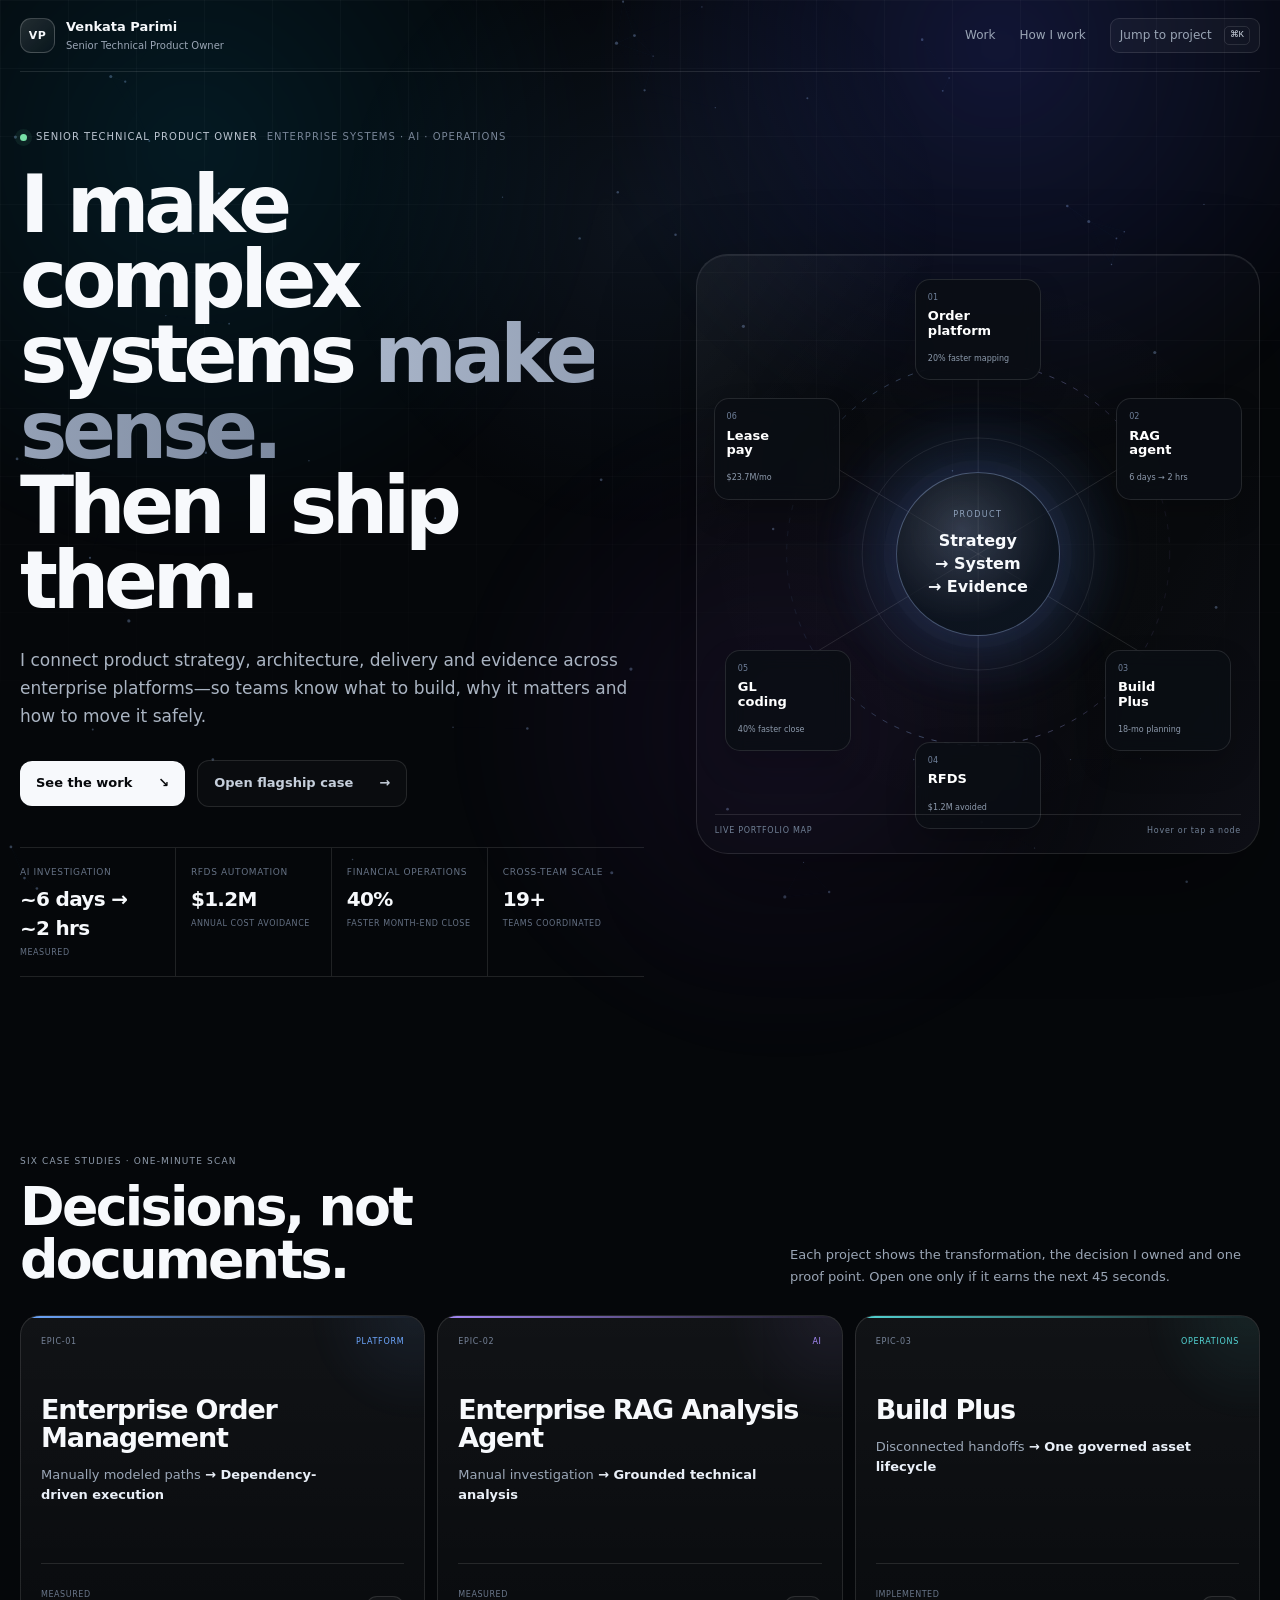
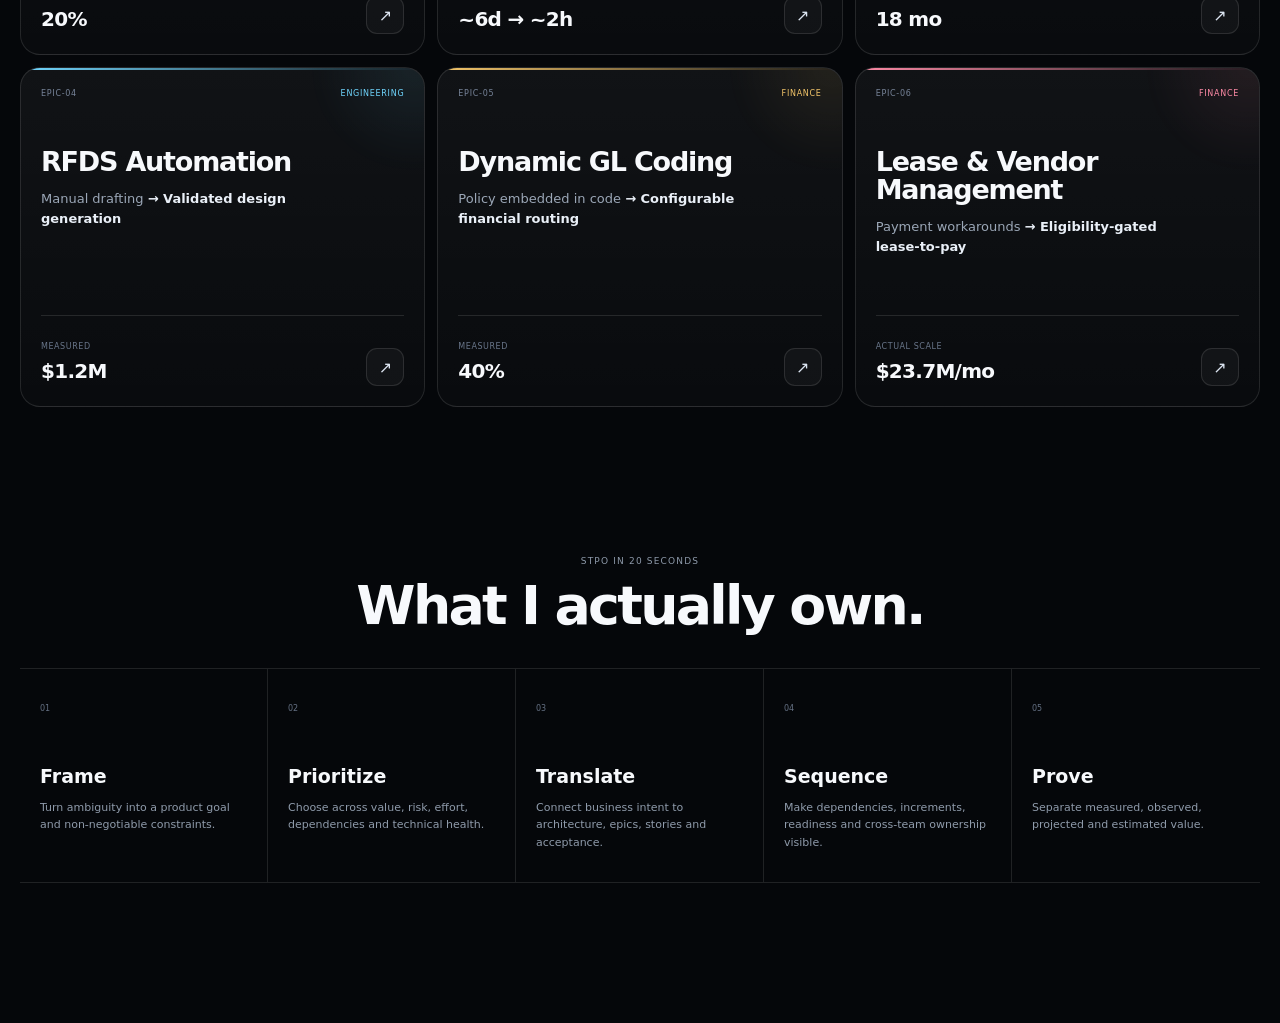
<file: index.html>
<!doctype html>
<html lang="en">
<head>
  <meta charset="utf-8">
  <meta name="viewport" content="width=device-width,initial-scale=1">
  <meta name="theme-color" content="#05070a">
  <meta name="description" content="Venkata Parimi — Senior Technical Product Owner. Enterprise platforms, AI, operations and financial systems.">
  <title>Venkata Parimi — Senior Technical Product Owner</title>
  <link rel="stylesheet" href="styles.css">
  <script defer src="app.js"></script>
</head>
<body>
  <canvas id="scene" aria-hidden="true"></canvas>
  <div class="aurora" aria-hidden="true"></div>
  <div class="grid" aria-hidden="true"></div>
  <div class="spotlight" aria-hidden="true"></div>

  <header class="nav shell">
    <a class="identity" href="#" data-home>
      <span class="monogram">VP</span>
      <span><strong>Venkata Parimi</strong><small>Senior Technical Product Owner</small></span>
    </a>
    <nav aria-label="Primary">
      <a href="#work">Work</a>
      <a href="#signal">How I work</a>
      <button type="button" class="cmd" data-command><span>Jump to project</span><kbd>⌘K</kbd></button>
    </nav>
  </header>

  <main>
    <section id="home" class="home-view is-visible">
      <section class="hero shell">
        <div class="hero-copy reveal is-in">
          <div class="availability"><i></i><span>Senior Technical Product Owner</span><b>Enterprise systems · AI · operations</b></div>
          <h1>I make complex systems <em>make sense.</em><br>Then I ship them.</h1>
          <p class="hero-sub">I connect product strategy, architecture, delivery and evidence across enterprise platforms—so teams know what to build, why it matters and how to move it safely.</p>
          <div class="hero-cta">
            <a class="btn-primary" href="#work">See the work <span>↘</span></a>
            <button class="btn-ghost" type="button" data-open="enterprise-order-management">Open flagship case <span>→</span></button>
          </div>
          <div class="proof-strip" aria-label="Selected outcomes">
            <article><span>AI investigation</span><strong>~6 days → ~2 hrs</strong><small>Measured</small></article>
            <article><span>RFDS automation</span><strong>$1.2M</strong><small>Annual cost avoidance</small></article>
            <article><span>Financial operations</span><strong>40%</strong><small>Faster month-end close</small></article>
            <article><span>Cross-team scale</span><strong>19+</strong><small>Teams coordinated</small></article>
          </div>
        </div>

        <div class="hero-map reveal is-in" aria-label="Interactive portfolio map">
          <div class="map-glow"></div>
          <div class="center-node">
            <span>PRODUCT</span>
            <strong>Strategy<br>→ System<br>→ Evidence</strong>
          </div>
          <button class="orbit-node n1" data-open="enterprise-order-management"><span>01</span><strong>Order<br>platform</strong><small>20% faster mapping</small></button>
          <button class="orbit-node n2" data-open="rag-analysis-agent"><span>02</span><strong>RAG<br>agent</strong><small>6 days → 2 hrs</small></button>
          <button class="orbit-node n3" data-open="build-plus"><span>03</span><strong>Build<br>Plus</strong><small>18-mo planning</small></button>
          <button class="orbit-node n4" data-open="rfds"><span>04</span><strong>RFDS</strong><small>$1.2M avoided</small></button>
          <button class="orbit-node n5" data-open="gl-coding"><span>05</span><strong>GL<br>coding</strong><small>40% faster close</small></button>
          <button class="orbit-node n6" data-open="lease-vendor-management"><span>06</span><strong>Lease<br>pay</strong><small>$23.7M/mo</small></button>
          <svg class="orbit-lines" viewBox="0 0 640 640" aria-hidden="true">
            <defs><linearGradient id="line" x1="0" x2="1"><stop stop-color="#6ea8ff" stop-opacity=".08"/><stop offset=".5" stop-color="#b3c7ff" stop-opacity=".5"/><stop offset="1" stop-color="#a78bfa" stop-opacity=".08"/></linearGradient></defs>
            <circle cx="320" cy="320" r="218" fill="none" stroke="url(#line)" stroke-width="1" stroke-dasharray="6 9"/>
            <circle cx="320" cy="320" r="132" fill="none" stroke="rgba(255,255,255,.09)" stroke-width="1"/>
            <path d="M320 320 L320 100 M320 320 L510 205 M320 320 L510 435 M320 320 L320 540 M320 320 L130 435 M320 320 L130 205" stroke="rgba(255,255,255,.12)" stroke-width="1"/>
          </svg>
          <div class="map-label"><span>LIVE PORTFOLIO MAP</span><small>Hover or tap a node</small></div>
        </div>
      </section>

      <section id="work" class="work shell">
        <div class="section-top reveal">
          <div><span class="kicker">Six case studies · one-minute scan</span><h2>Decisions, not documents.</h2></div>
          <p>Each project shows the transformation, the decision I owned and one proof point. Open one only if it earns the next 45 seconds.</p>
        </div>
        <div class="project-stack" id="project-stack"></div>
      </section>

      <section id="signal" class="signal shell reveal">
        <div class="signal-head"><span class="kicker">STPO in 20 seconds</span><h2>What I actually own.</h2></div>
        <div class="signal-track">
          <article><span>01</span><strong>Frame</strong><p>Turn ambiguity into a product goal and non-negotiable constraints.</p></article>
          <article><span>02</span><strong>Prioritize</strong><p>Choose across value, risk, effort, dependencies and technical health.</p></article>
          <article><span>03</span><strong>Translate</strong><p>Connect business intent to architecture, epics, stories and acceptance.</p></article>
          <article><span>04</span><strong>Sequence</strong><p>Make dependencies, increments, readiness and cross-team ownership visible.</p></article>
          <article><span>05</span><strong>Prove</strong><p>Separate measured, observed, projected and estimated value.</p></article>
        </div>
      </section>
    </section>

    <section id="case" class="case-view" hidden>
      <div class="case-shell shell">
        <nav class="case-nav">
          <button type="button" data-back>← Portfolio</button>
          <span id="case-id">EPIC-01</span>
          <div><button type="button" data-prev aria-label="Previous case">←</button><button type="button" data-next aria-label="Next case">→</button></div>
        </nav>

        <section class="case-hero reveal is-in">
          <div class="case-copy">
            <div class="case-meta"><span id="case-domain">Platform</span><span id="case-role">Product strategy</span></div>
            <h1 id="case-title">Enterprise Order Management</h1>
            <div class="transformation"><span id="case-before">Before</span><b>→</b><strong id="case-after">After</strong></div>
            <p id="case-contribution"></p>
            <div class="case-tags" id="case-tags"></div>
          </div>
          <aside class="impact-tile">
            <span id="case-proof-type">MEASURED</span>
            <strong id="case-proof-value">20%</strong>
            <h3 id="case-proof-label">Faster mapping</h3>
            <p id="case-proof-detail"></p>
          </aside>
        </section>

        <section class="case-story reveal">
          <article><span>01 / PROBLEM</span><h2>What was broken</h2><p id="case-problem"></p></article>
          <article class="call"><span>02 / CALL</span><h2>What I decided</h2><p id="case-decision"></p></article>
          <article><span>03 / RESULT</span><h2>What changed</h2><p id="case-outcome"></p></article>
        </section>

        <section class="system-line reveal">
          <div class="mini-head"><span>HOW THE SYSTEM MOVES</span><p id="flow-caption"></p></div>
          <div class="flow" id="case-flow"></div>
        </section>

        <section class="sprint reveal">
          <div class="mini-head"><span>PRODUCT BOARD</span><p>Jira-style at a glance: frame → decide → ship.</p></div>
          <div class="sprint-board" id="sprint-board"></div>
        </section>

        <section class="evidence reveal">
          <div class="mini-head"><span>EVIDENCE</span><p>Numbers keep their evidence type.</p></div>
          <div class="evidence-row" id="evidence-row"></div>
        </section>

        <button class="next-case" type="button" data-next><span>Next case</span><strong id="next-title">Next project</strong><b>→</b></button>
      </div>
    </section>
  </main>

  <dialog id="command" class="command-dialog">
    <div class="command-top"><span>Jump to a project</span><button type="button" data-close-command>×</button></div>
    <input id="command-input" type="search" placeholder="Search project or domain…" autocomplete="off">
    <div id="command-list"></div>
  </dialog>
</body>
</html>
</file>
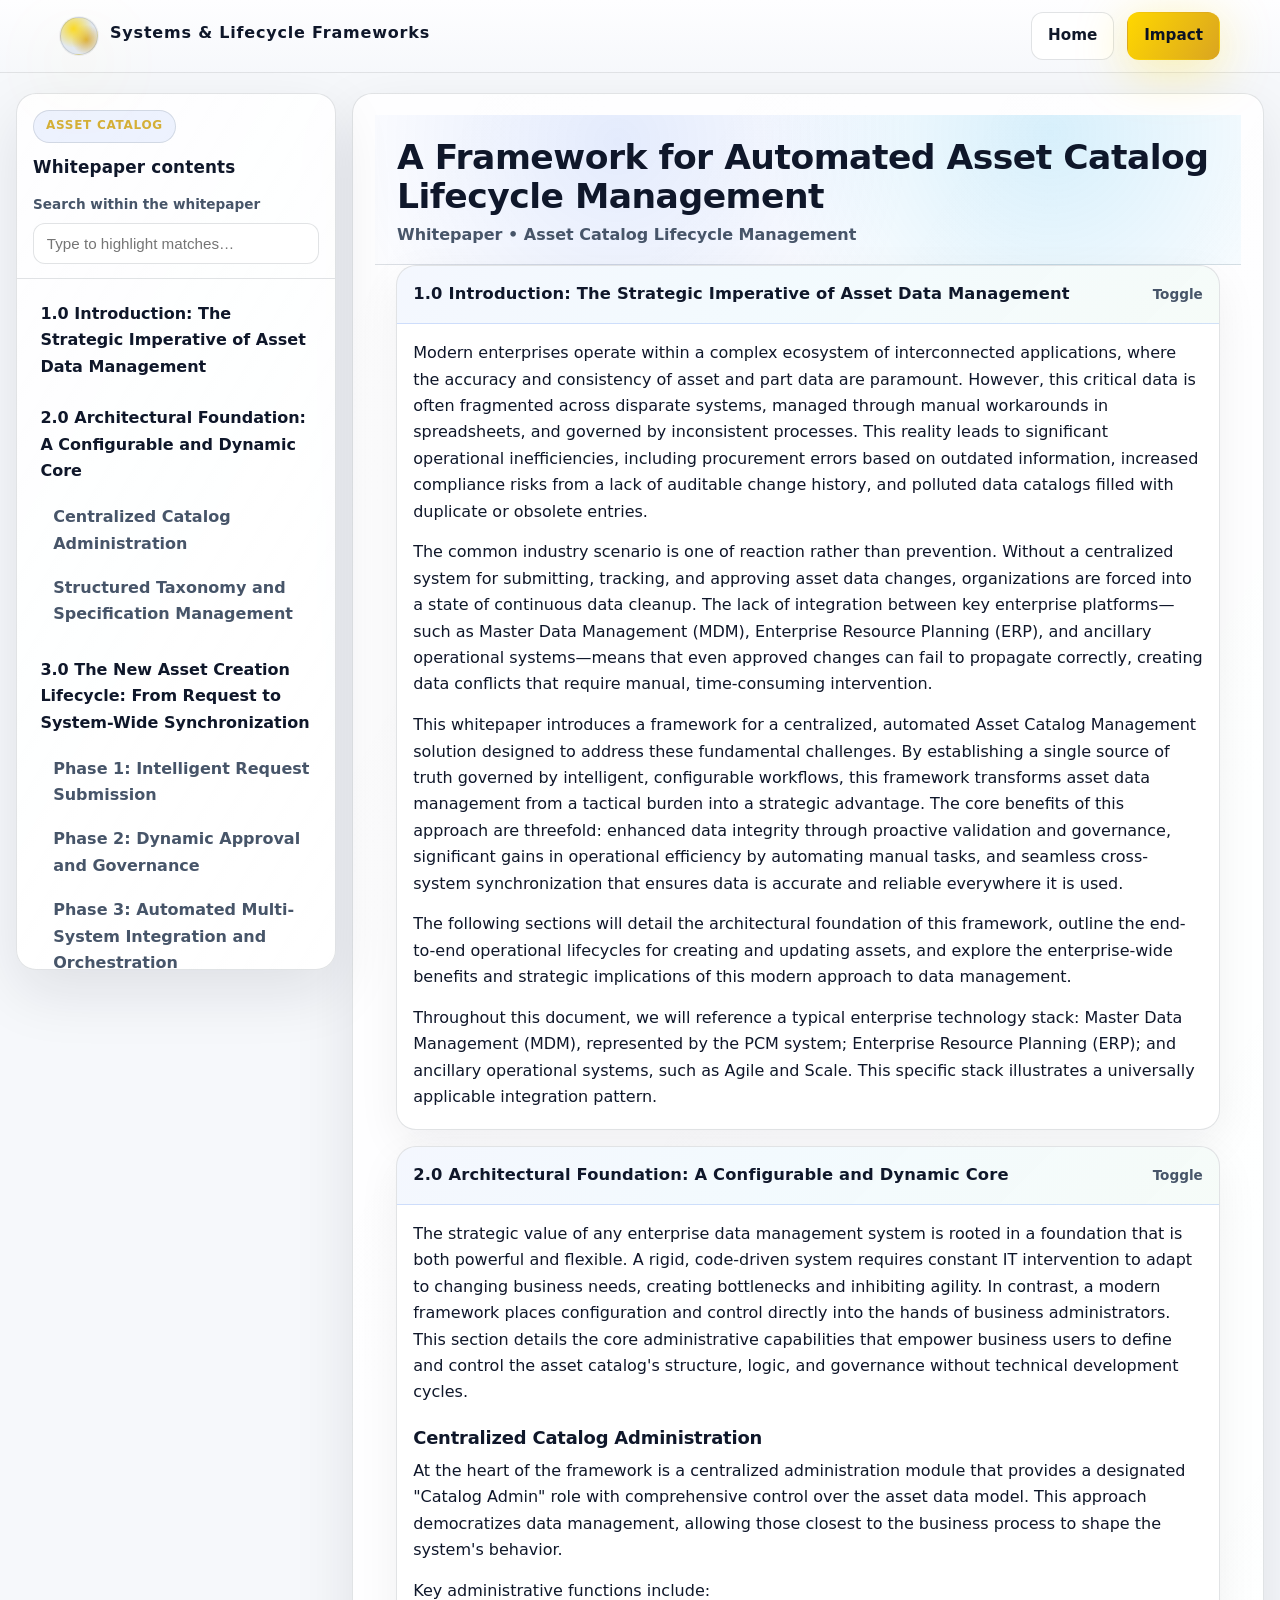
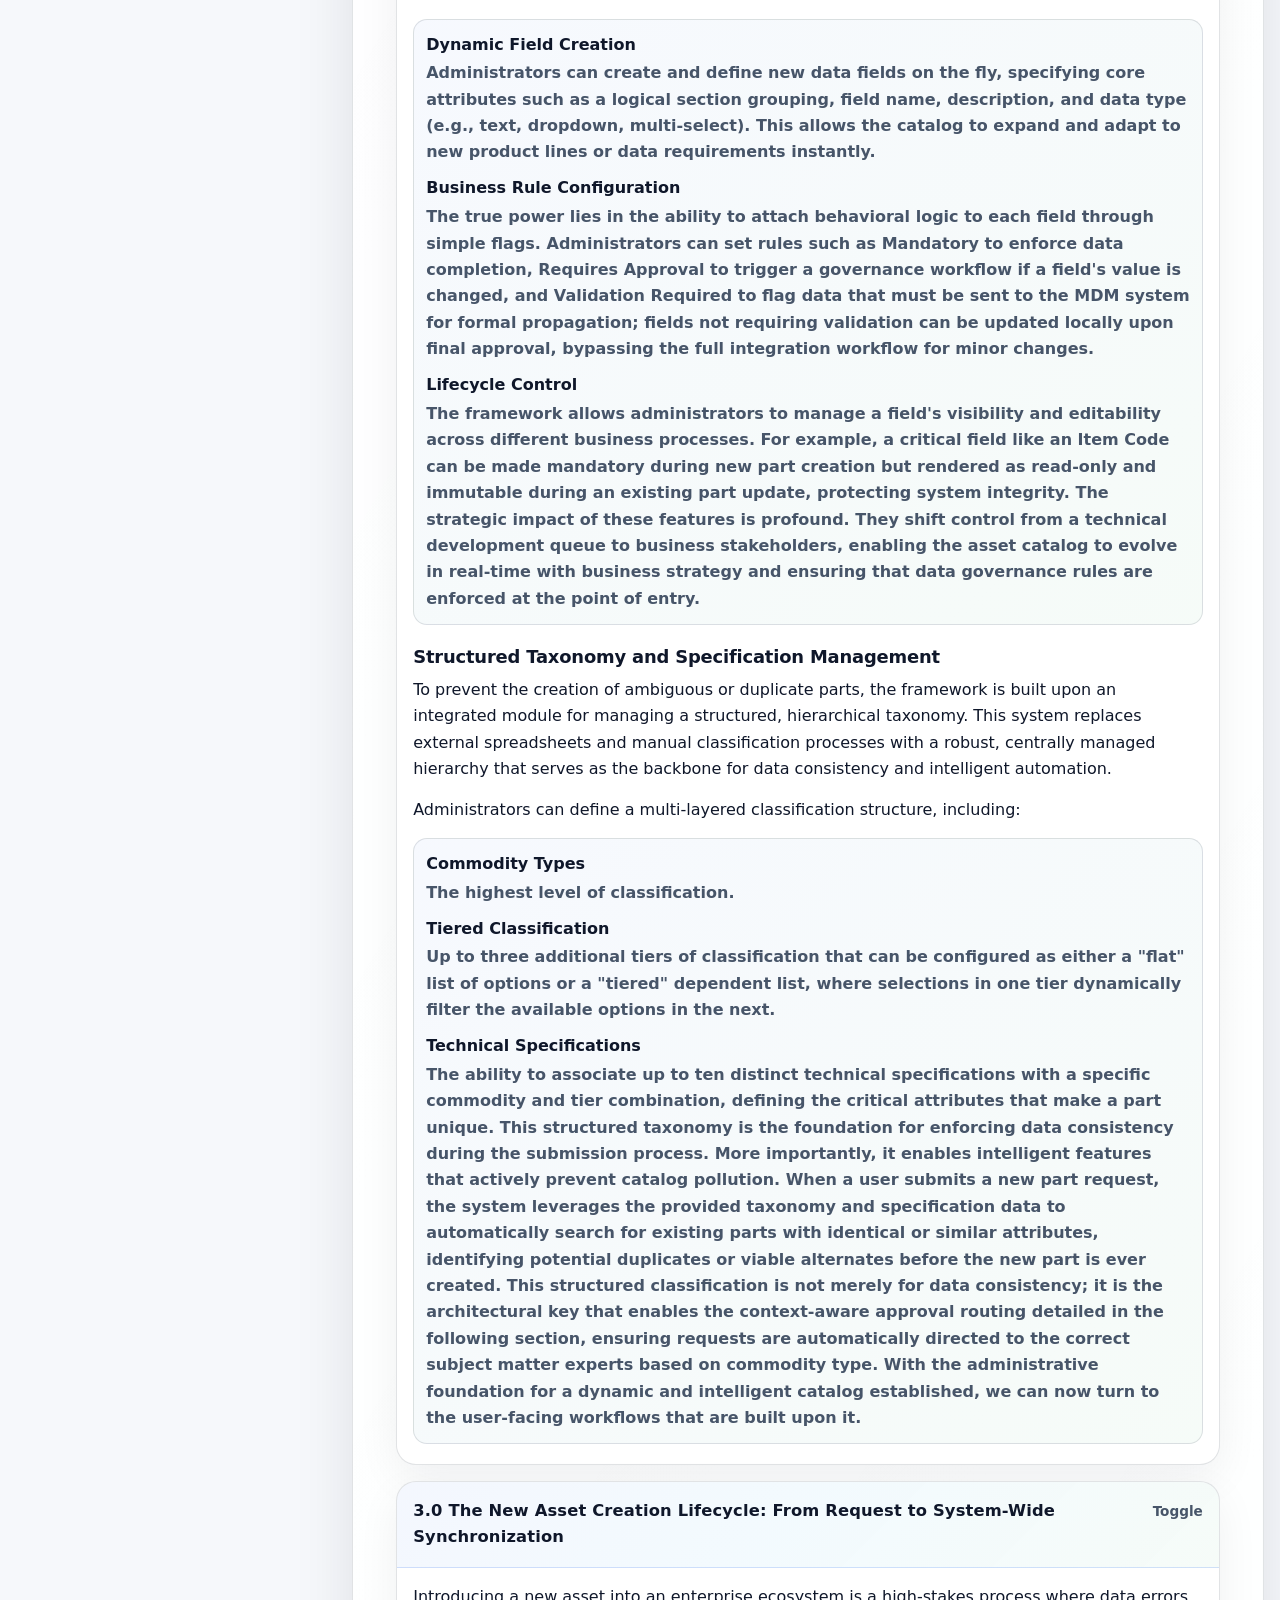
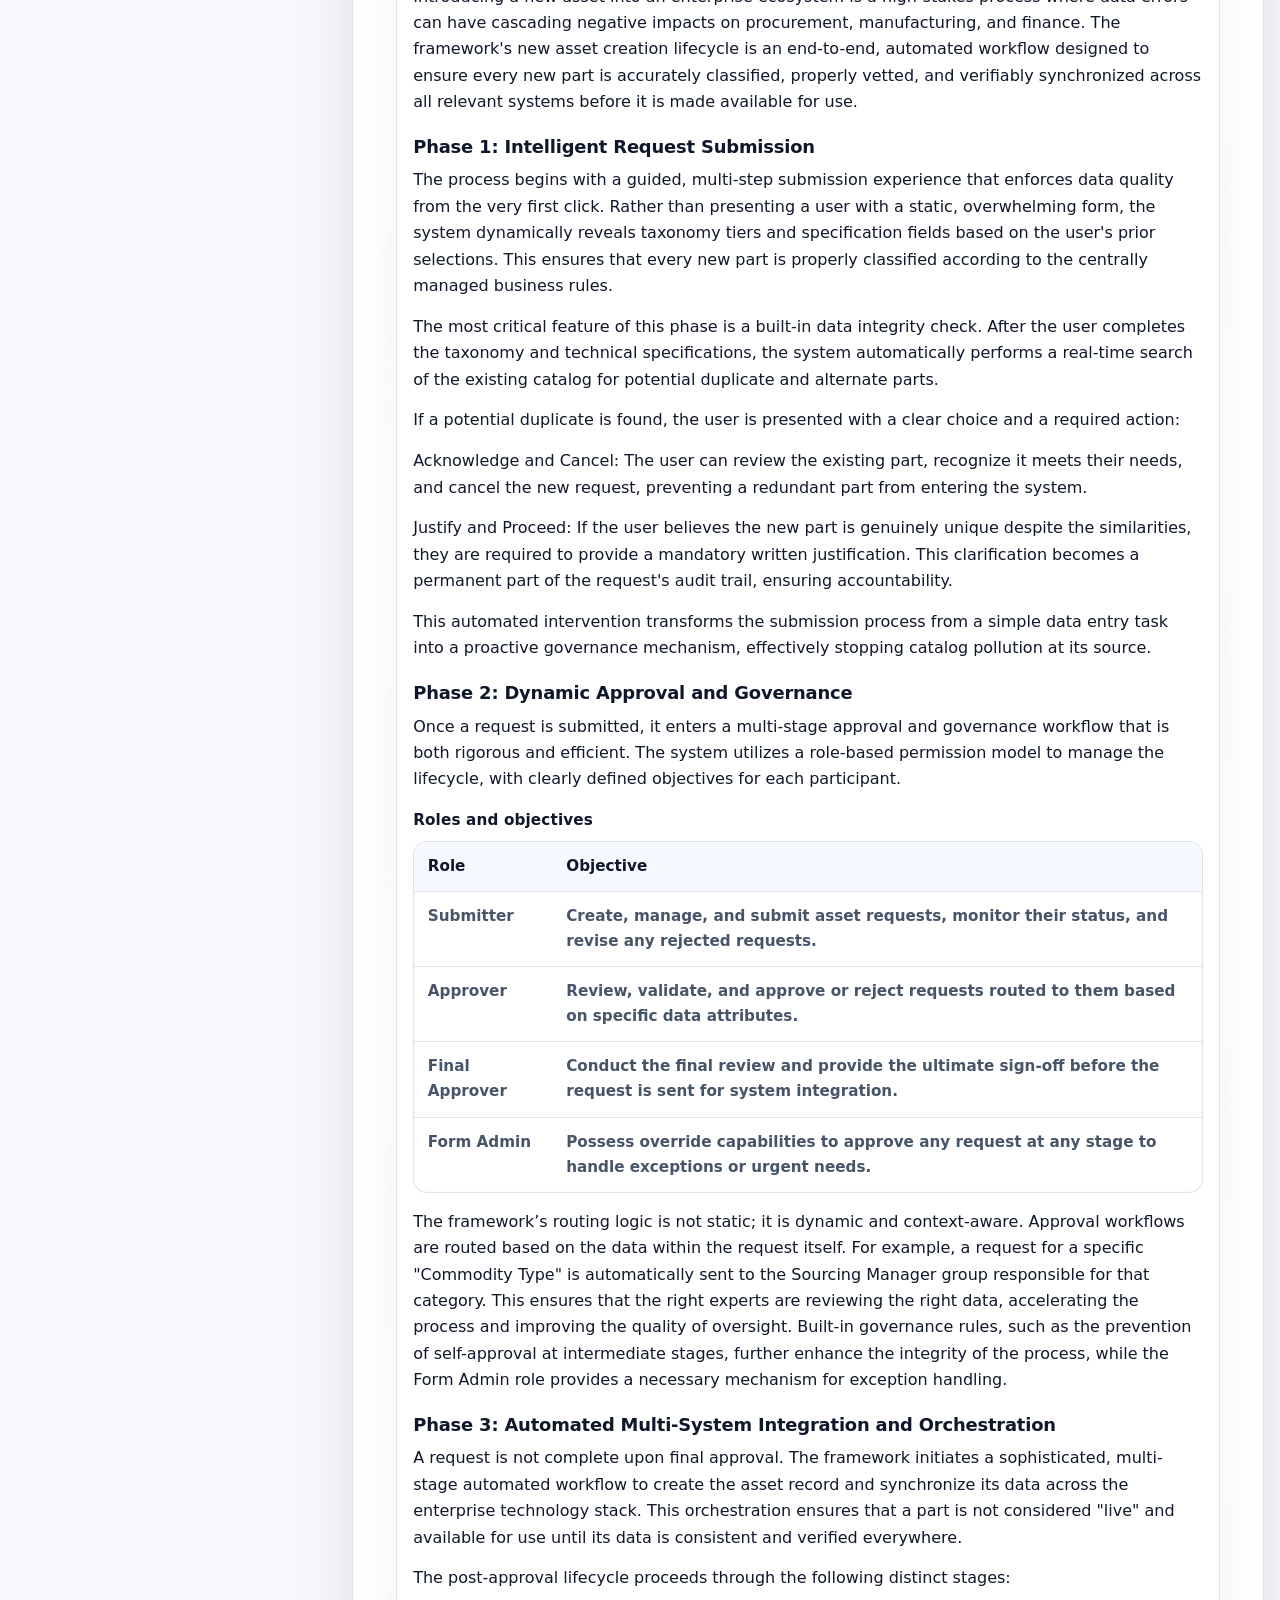
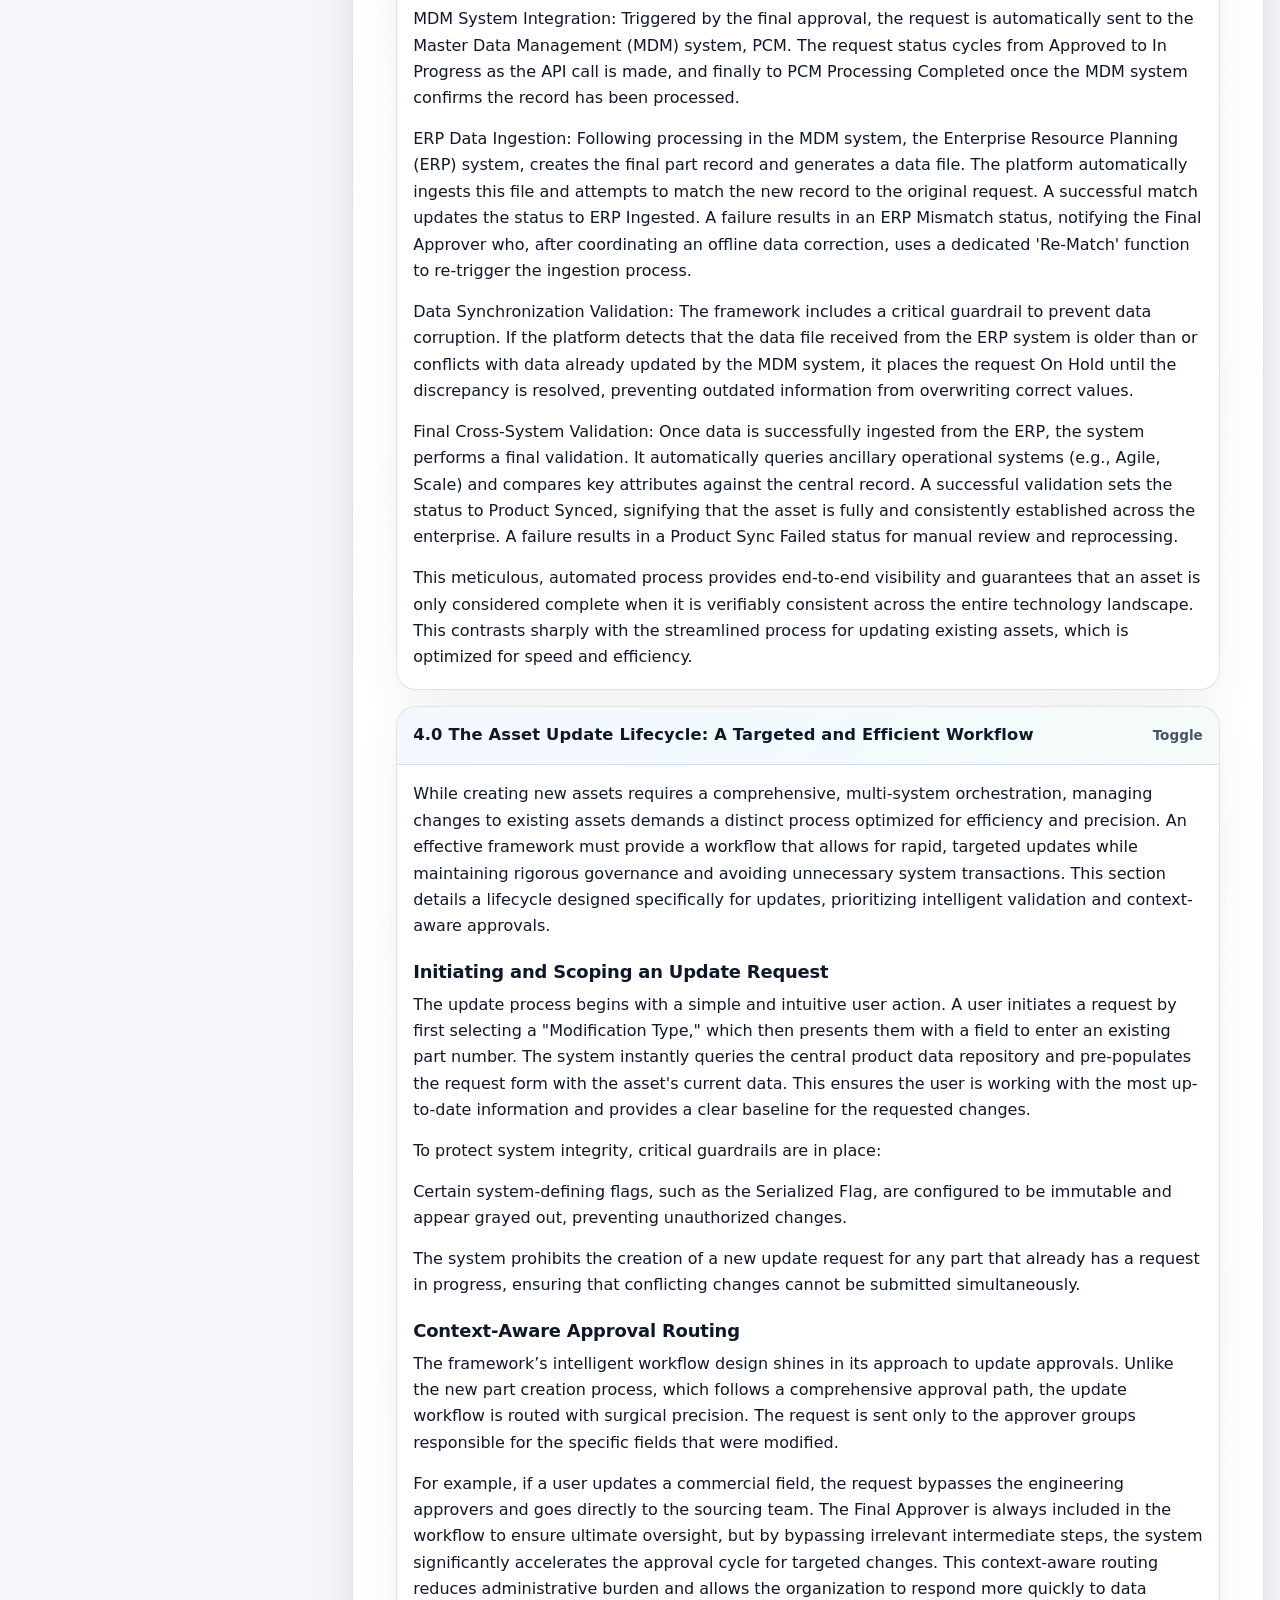
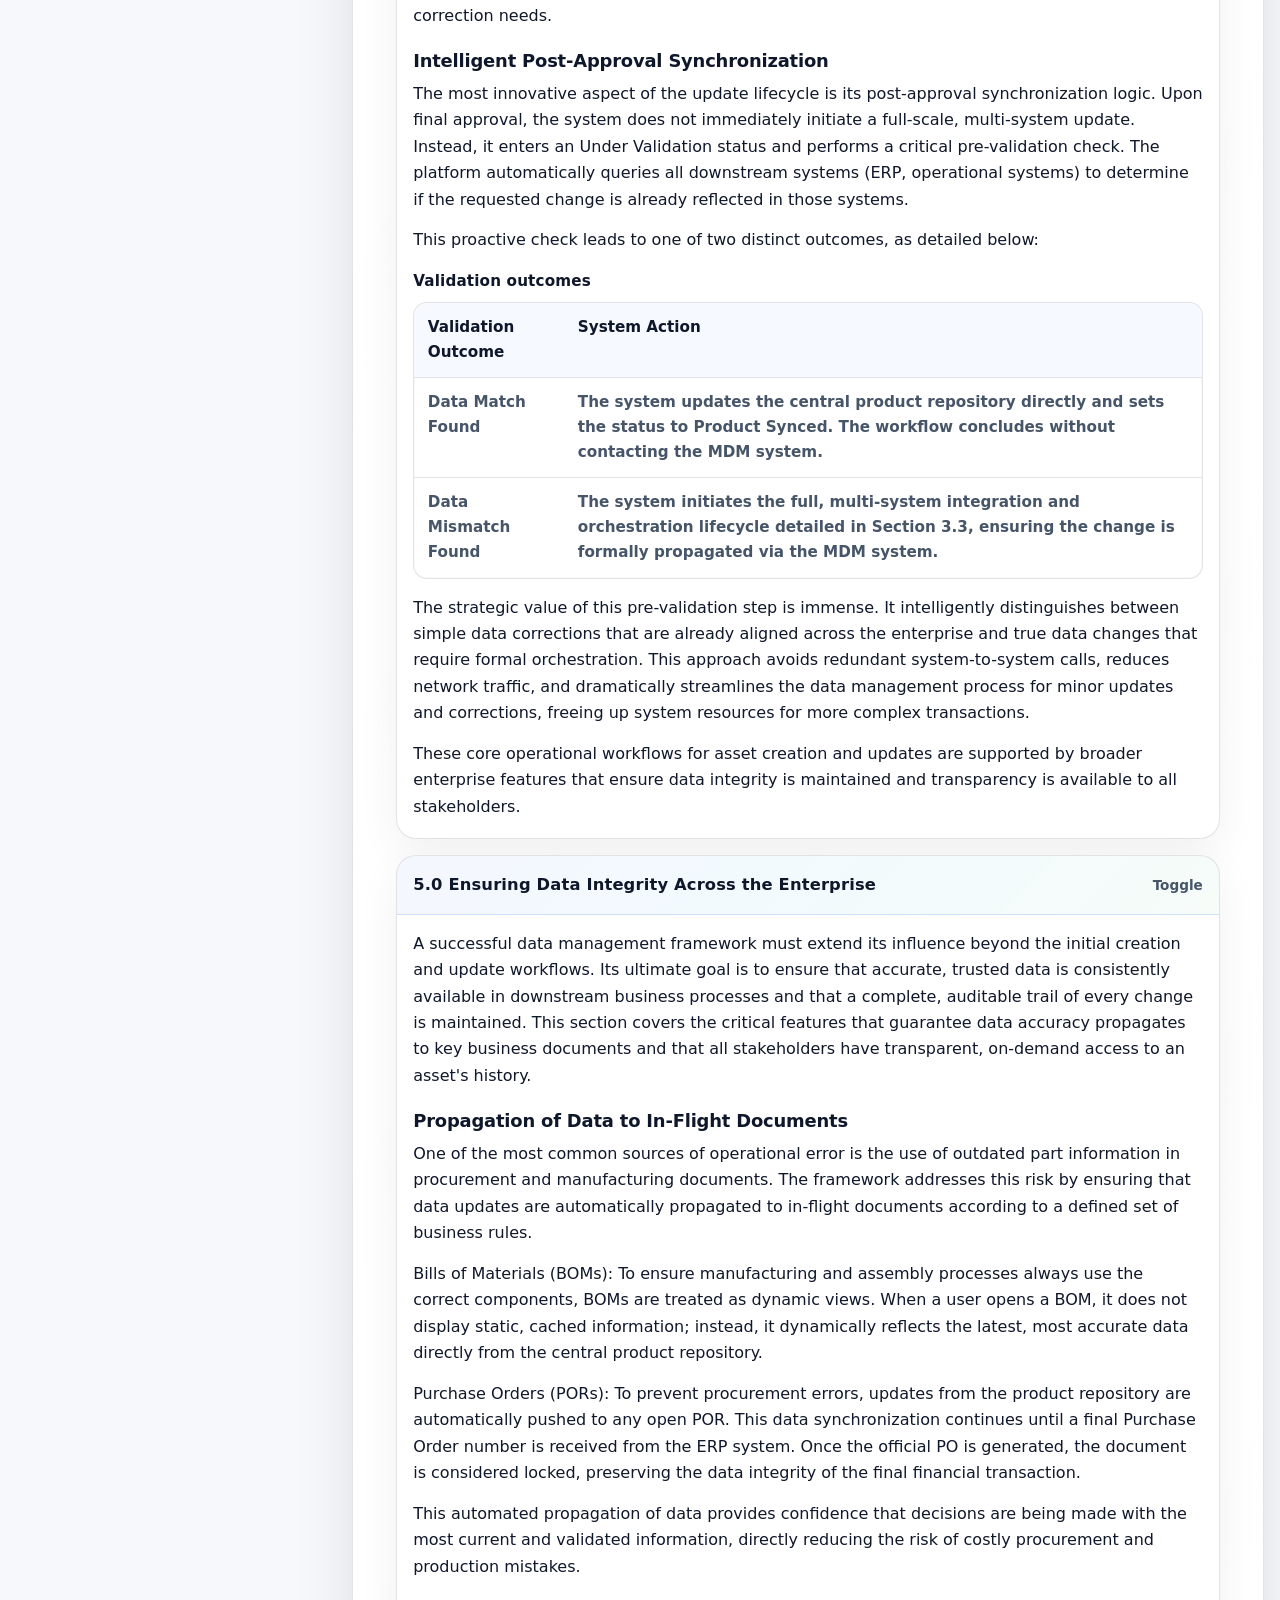
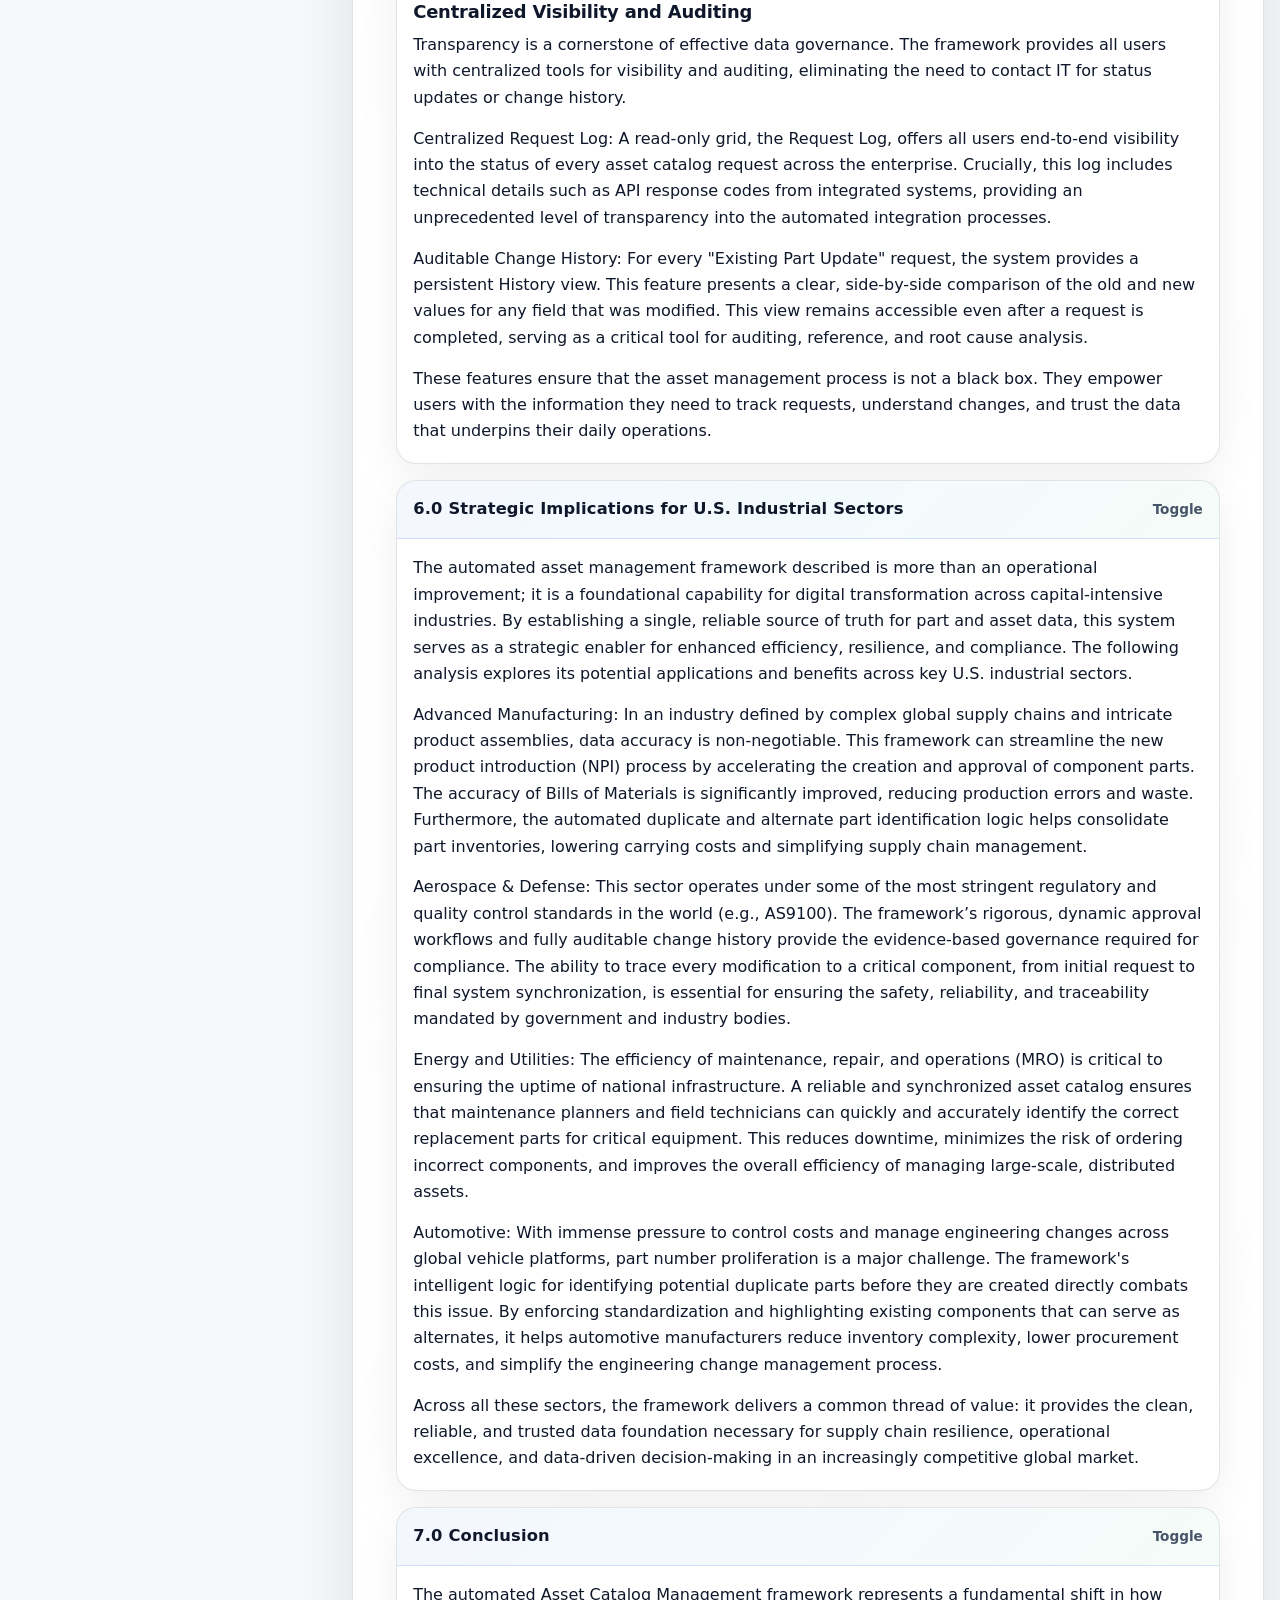
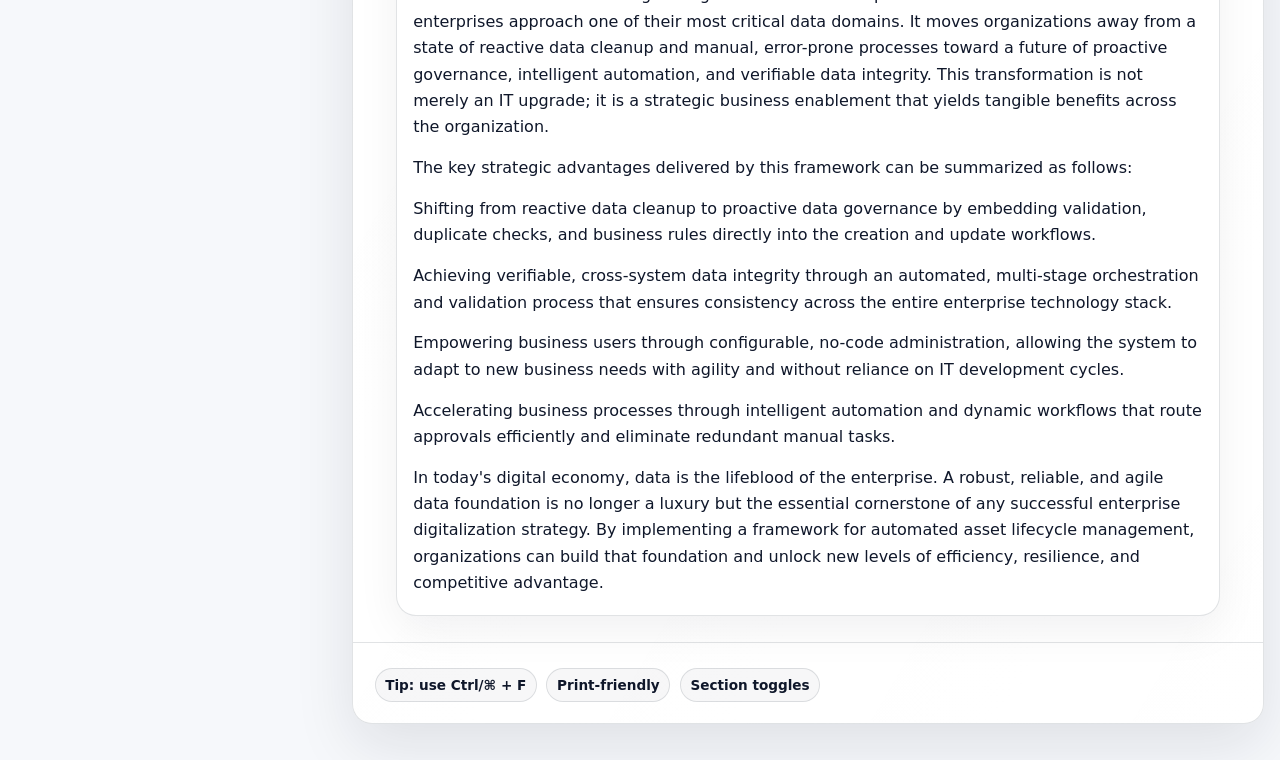
<file: asset-catalog-whitepaper.html>
<!DOCTYPE html>
<html lang="en">
<head>
  <meta charset="UTF-8" />
  <meta name="viewport" content="width=device-width, initial-scale=1" />
  <title>Asset Catalog – Whitepaper</title>
  <meta http-equiv="Cache-Control" content="no-cache, no-store, must-revalidate" />
  <meta http-equiv="Pragma" content="no-cache" />
  <meta http-equiv="Expires" content="0" />
  <link rel="stylesheet" href="theme.css" />
  <style>
    :root {
      --bg: #f6f8fb;
      --card: rgba(255, 255, 255, 0.92);
      --card-solid: #ffffff;
      --panel: rgba(255, 255, 255, 0.9);
      --panel-solid: #ffffff;
      --border: rgba(12, 24, 44, 0.12);
      --border-hover: rgba(255, 215, 0, 0.35);
      --text: #0f172a;
      --muted: #475569;
      --accent: #d4af37;
      --accent2: #FFD700;
      --accent3: #10b981;
      --shadow: 0 22px 60px rgba(15, 23, 42, 0.10);
      --radius: 20px;
      --radius-sm: 14px;
      --max: 1180px;
      --sans: "Inter", system-ui, -apple-system, Segoe UI, Roboto, Helvetica, Arial;
    }

    * { box-sizing: border-box; }
    html { scroll-behavior: smooth; }
    body { margin: 0; font-family: var(--sans); background: var(--bg); color: var(--text); -webkit-font-smoothing: antialiased; }

    a { color: inherit; text-decoration: none; }
    a:hover { text-decoration: underline; }

    .app {
      max-width: calc(var(--max) + 440px);
      margin: 0 auto;
      padding: 1.25rem 1rem 2.25rem;
      display: grid;
      grid-template-columns: 320px minmax(0, 1fr);
      gap: 1rem;
    }

    .nav {
      position: sticky;
      top: 1rem;
      align-self: start;
      border: 1px solid var(--border);
      background: linear-gradient(120deg, rgba(255,255,255,0.84), rgba(255,255,255,0.96));
      border-radius: var(--radius);
      box-shadow: var(--shadow);
      overflow: hidden;
    }

    .nav-head {
      padding: 1rem 1rem 0.9rem;
      border-bottom: 1px solid var(--border);
      display: grid;
      gap: 0.7rem;
    }

    .badge {
      display: inline-flex;
      align-items: center;
      gap: 0.5rem;
      width: fit-content;
      padding: 0.35rem 0.75rem;
      border: 1px solid var(--border);
      border-radius: 999px;
      background: rgba(37,99,235,0.08);
      color: var(--accent);
      font-weight: 800;
      letter-spacing: 0.06em;
      text-transform: uppercase;
      font-size: 0.75rem;
    }

    .nav-title {
      font-size: 1.05rem;
      font-weight: 800;
      letter-spacing: 0.01em;
    }

    .search {
      display: grid;
      gap: 0.45rem;
    }
    .search label {
      font-size: 0.85rem;
      color: var(--muted);
      font-weight: 700;
    }
    .search input {
      width: 100%;
      padding: 0.7rem 0.8rem;
      border-radius: 12px;
      border: 1px solid var(--border);
      outline: none;
      background: rgba(255,255,255,0.96);
      font-size: 0.95rem;
    }
    .search input:focus {
      border-color: rgba(37,99,235,0.55);
      box-shadow: 0 0 0 4px rgba(37,99,235,0.10);
    }

    .nav-body {
      padding: 0.75rem 0.75rem 1rem;
      max-height: calc(100vh - 210px);
      overflow: auto;
    }

    .nav-list {
      list-style: none;
      padding: 0;
      margin: 0;
      display: grid;
      gap: 0.35rem;
    }
    .nav-h2 > a {
      display: block;
      padding: 0.55rem 0.65rem;
      border-radius: 12px;
      font-weight: 800;
      color: var(--text);
      border: 1px solid transparent;
    }
    .nav-h2 > a:hover {
      border-color: rgba(37,99,235,0.25);
      background: rgba(37,99,235,0.06);
      text-decoration: none;
    }

    .nav-h3 {
      list-style: none;
      padding: 0.15rem 0 0.4rem 0.85rem;
      margin: 0;
      display: grid;
      gap: 0.2rem;
    }
    .nav-h3 a {
      display: block;
      padding: 0.4rem 0.6rem;
      border-radius: 10px;
      color: var(--muted);
      font-weight: 650;
      border: 1px solid transparent;
    }
    .nav-h3 a:hover {
      border-color: rgba(14,165,233,0.28);
      background: rgba(14,165,233,0.06);
      text-decoration: none;
      color: var(--text);
    }

    .content {
      border: 1px solid var(--border);
      background: linear-gradient(120deg, rgba(255,255,255,0.86), rgba(255,255,255,0.96));
      border-radius: var(--radius);
      box-shadow: var(--shadow);
      overflow: hidden;
    }

    .content-inner {
      padding: 1.35rem 1.35rem 0.6rem;
    }

    .paper-head {
      padding: 1.4rem 1.4rem 1rem;
      background: radial-gradient(circle at 78% 12%, rgba(14,165,233,0.16), transparent 42%),
                  radial-gradient(circle at 28% 18%, rgba(37,99,235,0.12), transparent 46%);
      border-bottom: 1px solid var(--border);
    }

    h1 {
      margin: 0 0 0.4rem;
      font-size: clamp(1.8rem, 2.7vw, 2.6rem);
      line-height: 1.12;
      letter-spacing: -0.015em;
    }
    .meta {
      margin: 0;
      color: var(--muted);
      font-weight: 650;
    }

    .paper-section {
      padding: 0 1.35rem 1rem;
    }

    .section-details {
      border: 1px solid var(--border);
      background: var(--card-solid);
      border-radius: var(--radius);
      box-shadow: 0 14px 44px rgba(15,23,42,0.06);
      overflow: hidden;
    }

    .section-summary {
      cursor: pointer;
      list-style: none;
      padding: 0.95rem 1rem;
      display: flex;
      align-items: baseline;
      justify-content: space-between;
      gap: 1rem;
      border-bottom: 1px solid var(--border);
      background: linear-gradient(135deg, rgba(37,99,235,0.05), rgba(14,165,233,0.05), rgba(22,163,74,0.04));
    }
    details[open] .section-summary { border-bottom-color: rgba(37,99,235,0.18); }

    .sum-title {
      font-weight: 900;
      font-size: 1.02rem;
      letter-spacing: 0.01em;
    }
    .sum-hint {
      font-size: 0.85rem;
      color: var(--muted);
      font-weight: 700;
      white-space: nowrap;
    }

    .section-body {
      padding: 1rem 1rem 0.25rem;
    }
    /* avoid duplicate visible H2 (the anchor still exists) */
    .section-body h2 {
      position: absolute;
      left: -9999px;
      width: 1px;
      height: 1px;
      overflow: hidden;
    }

    h3 {
      margin: 1.05rem 0 0.35rem;
      font-size: 1.12rem;
      letter-spacing: -0.01em;
    }

    p {
      margin: 0 0 0.9rem;
      color: var(--text);
    }

    .def-list {
      margin: 0.75rem 0 1rem;
      padding: 0.75rem;
      border-radius: var(--radius-sm);
      border: 1px solid var(--border);
      background: linear-gradient(140deg, rgba(37,99,235,0.04), rgba(22,163,74,0.04));
    }
    .def-list dt {
      font-weight: 900;
      margin-top: 0.6rem;
    }
    .def-list dt:first-child { margin-top: 0; }
    .def-list dd {
      margin: 0.15rem 0 0;
      color: var(--muted);
      font-weight: 600;
    }

    .inline-label {
      margin: 0.95rem 0 0.5rem;
      font-size: 0.95rem;
      letter-spacing: 0.01em;
      color: var(--text);
      font-weight: 900;
    }

    .table-wrap {
      border: 1px solid var(--border);
      border-radius: var(--radius-sm);
      overflow: auto;
      background: #fff;
      box-shadow: inset 0 0 0 1px rgba(15,23,42,0.02);
      margin: 0 0 1rem;
    }
    .data-table {
      width: 100%;
      border-collapse: collapse;
      min-width: 520px;
    }
    .data-table th, .data-table td {
      text-align: left;
      vertical-align: top;
      padding: 0.75rem 0.85rem;
      border-bottom: 1px solid var(--border);
      font-size: 0.95rem;
    }
    .data-table th {
      position: sticky;
      top: 0;
      background: #f6f9ff;
      z-index: 1;
      font-weight: 900;
    }
    .data-table td {
      color: var(--muted);
      font-weight: 650;
    }
    .data-table tr:last-child td { border-bottom: none; }

    mark {
      background: rgba(14,165,233,0.22);
      padding: 0.06rem 0.14rem;
      border-radius: 6px;
    }

    .footer {
      padding: 1rem 1.35rem 1.35rem;
      border-top: 1px solid var(--border);
      color: var(--muted);
      font-weight: 650;
    }

    .footer .mini {
      display: flex;
      gap: 0.6rem;
      flex-wrap: wrap;
      align-items: center;
    }
    .chip {
      border: 1px solid var(--border);
      background: rgba(15,23,42,0.03);
      padding: 0.28rem 0.6rem;
      border-radius: 999px;
      font-size: 0.85rem;
      font-weight: 750;
      color: var(--text);
    }

    @media (max-width: 1040px) {
      .app { grid-template-columns: 1fr; }
      .nav { position: relative; top: auto; }
      .nav-body { max-height: none; }
    }

    @media print {
      body { background: #fff; }
      .app { max-width: 100%; padding: 0; }
      .nav { display: none; }
      .content { box-shadow: none; border: none; }
      .section-details { box-shadow: none; }
      details { break-inside: avoid; }
      details > summary { display: none; }
      details .section-body h2 { position: static; width: auto; height: auto; left: auto; overflow: visible; }
    }
  </style>
</head>
<body>
  <div class="nav-shell">
    <nav class="top-nav">
      <div class="brand">
        <div class="orb"></div>
        <h1>Systems & Lifecycle Frameworks</h1>
      </div>
      <div class="nav-links">
        <a class="btn ghost" href="index.html">Home</a>
        <a class="btn primary" href="asset-catalog-impact.html">Impact</a>
      </div>
    </nav>
  </div>
  <div class="app">
    <aside class="nav" aria-label="Whitepaper navigation">
      <div class="nav-head">
        <div class="badge">Asset Catalog</div>
        <div class="nav-title">Whitepaper contents</div>
        <div class="search">
          <label for="q">Search within the whitepaper</label>
          <input id="q" type="search" placeholder="Type to highlight matches…" autocomplete="off" />
        </div>
      </div>
      <div class="nav-body">
        <ul class="nav-list"><li class="nav-h2"><a href="#10-introduction-the-strategic-imperative-of-asset-data-management">1.0 Introduction: The Strategic Imperative of Asset Data Management</a>
</li>
<li class="nav-h2"><a href="#20-architectural-foundation-a-configurable-and-dynamic-core">2.0 Architectural Foundation: A Configurable and Dynamic Core</a>
<ul class="nav-h3">
<li><a href="#centralized-catalog-administration">Centralized Catalog Administration</a></li>
<li><a href="#structured-taxonomy-and-specification-management">Structured Taxonomy and Specification Management</a></li>
</ul>
</li>
<li class="nav-h2"><a href="#30-the-new-asset-creation-lifecycle-from-request-to-system-wide-synchronization">3.0 The New Asset Creation Lifecycle: From Request to System-Wide Synchronization</a>
<ul class="nav-h3">
<li><a href="#phase-1-intelligent-request-submission">Phase 1: Intelligent Request Submission</a></li>
<li><a href="#phase-2-dynamic-approval-and-governance">Phase 2: Dynamic Approval and Governance</a></li>
<li><a href="#phase-3-automated-multi-system-integration-and-orchestration">Phase 3: Automated Multi-System Integration and Orchestration</a></li>
</ul>
</li>
<li class="nav-h2"><a href="#40-the-asset-update-lifecycle-a-targeted-and-efficient-workflow">4.0 The Asset Update Lifecycle: A Targeted and Efficient Workflow</a>
<ul class="nav-h3">
<li><a href="#initiating-and-scoping-an-update-request">Initiating and Scoping an Update Request</a></li>
<li><a href="#context-aware-approval-routing">Context-Aware Approval Routing</a></li>
<li><a href="#intelligent-post-approval-synchronization">Intelligent Post-Approval Synchronization</a></li>
</ul>
</li>
<li class="nav-h2"><a href="#50-ensuring-data-integrity-across-the-enterprise">5.0 Ensuring Data Integrity Across the Enterprise</a>
<ul class="nav-h3">
<li><a href="#propagation-of-data-to-in-flight-documents">Propagation of Data to In-Flight Documents</a></li>
<li><a href="#centralized-visibility-and-auditing">Centralized Visibility and Auditing</a></li>
</ul>
</li>
<li class="nav-h2"><a href="#60-strategic-implications-for-us-industrial-sectors">6.0 Strategic Implications for U.S. Industrial Sectors</a>
</li>
<li class="nav-h2"><a href="#70-conclusion">7.0 Conclusion</a>
</li></ul>
      </div>
    </aside>

    <main class="content" aria-label="Whitepaper content">
      <div class="content-inner">
        <div class="paper-head">
<h1 id="a-framework-for-automated-asset-catalog-lifecycle-management">A Framework for Automated Asset Catalog Lifecycle Management</h1>
<p class="meta">Whitepaper • Asset Catalog Lifecycle Management</p>
</div>
<section class="paper-section" aria-labelledby="10-introduction-the-strategic-imperative-of-asset-data-management">
<details open class="section-details">
<summary class="section-summary"><span class="sum-title">1.0 Introduction: The Strategic Imperative of Asset Data Management</span><span class="sum-hint">Toggle</span></summary>
<div class="section-body">
<h2 id="10-introduction-the-strategic-imperative-of-asset-data-management">1.0 Introduction: The Strategic Imperative of Asset Data Management</h2>
<p>Modern enterprises operate within a complex ecosystem of interconnected applications, where the accuracy and consistency of asset and part data are paramount. However, this critical data is often fragmented across disparate systems, managed through manual workarounds in spreadsheets, and governed by inconsistent processes. This reality leads to significant operational inefficiencies, including procurement errors based on outdated information, increased compliance risks from a lack of auditable change history, and polluted data catalogs filled with duplicate or obsolete entries.</p>
<p>The common industry scenario is one of reaction rather than prevention. Without a centralized system for submitting, tracking, and approving asset data changes, organizations are forced into a state of continuous data cleanup. The lack of integration between key enterprise platforms—such as Master Data Management (MDM), Enterprise Resource Planning (ERP), and ancillary operational systems—means that even approved changes can fail to propagate correctly, creating data conflicts that require manual, time-consuming intervention.</p>
<p>This whitepaper introduces a framework for a centralized, automated Asset Catalog Management solution designed to address these fundamental challenges. By establishing a single source of truth governed by intelligent, configurable workflows, this framework transforms asset data management from a tactical burden into a strategic advantage. The core benefits of this approach are threefold: enhanced data integrity through proactive validation and governance, significant gains in operational efficiency by automating manual tasks, and seamless cross-system synchronization that ensures data is accurate and reliable everywhere it is used.</p>
<p>The following sections will detail the architectural foundation of this framework, outline the end-to-end operational lifecycles for creating and updating assets, and explore the enterprise-wide benefits and strategic implications of this modern approach to data management.</p>
<p>Throughout this document, we will reference a typical enterprise technology stack: Master Data Management (MDM), represented by the PCM system; Enterprise Resource Planning (ERP); and ancillary operational systems, such as Agile and Scale. This specific stack illustrates a universally applicable integration pattern.</p>
</div></details></section>
<section class="paper-section" aria-labelledby="20-architectural-foundation-a-configurable-and-dynamic-core">
<details open class="section-details">
<summary class="section-summary"><span class="sum-title">2.0 Architectural Foundation: A Configurable and Dynamic Core</span><span class="sum-hint">Toggle</span></summary>
<div class="section-body">
<h2 id="20-architectural-foundation-a-configurable-and-dynamic-core">2.0 Architectural Foundation: A Configurable and Dynamic Core</h2>
<p>The strategic value of any enterprise data management system is rooted in a foundation that is both powerful and flexible. A rigid, code-driven system requires constant IT intervention to adapt to changing business needs, creating bottlenecks and inhibiting agility. In contrast, a modern framework places configuration and control directly into the hands of business administrators. This section details the core administrative capabilities that empower business users to define and control the asset catalog&#x27;s structure, logic, and governance without technical development cycles.</p>
<h3 id="centralized-catalog-administration">Centralized Catalog Administration</h3>
<p>At the heart of the framework is a centralized administration module that provides a designated &quot;Catalog Admin&quot; role with comprehensive control over the asset data model. This approach democratizes data management, allowing those closest to the business process to shape the system&#x27;s behavior.</p>
<p>Key administrative functions include:</p>
<dl class="def-list">
<dt>Dynamic Field Creation</dt><dd>Administrators can create and define new data fields on the fly, specifying core attributes such as a logical section grouping, field name, description, and data type (e.g., text, dropdown, multi-select). This allows the catalog to expand and adapt to new product lines or data requirements instantly.</dd>
<dt>Business Rule Configuration</dt><dd>The true power lies in the ability to attach behavioral logic to each field through simple flags. Administrators can set rules such as Mandatory to enforce data completion, Requires Approval to trigger a governance workflow if a field&#x27;s value is changed, and Validation Required to flag data that must be sent to the MDM system for formal propagation; fields not requiring validation can be updated locally upon final approval, bypassing the full integration workflow for minor changes.</dd>
<dt>Lifecycle Control</dt><dd>The framework allows administrators to manage a field&#x27;s visibility and editability across different business processes. For example, a critical field like an Item Code can be made mandatory during new part creation but rendered as read-only and immutable during an existing part update, protecting system integrity. The strategic impact of these features is profound. They shift control from a technical development queue to business stakeholders, enabling the asset catalog to evolve in real-time with business strategy and ensuring that data governance rules are enforced at the point of entry.</dd>
</dl>
<h3 id="structured-taxonomy-and-specification-management">Structured Taxonomy and Specification Management</h3>
<p>To prevent the creation of ambiguous or duplicate parts, the framework is built upon an integrated module for managing a structured, hierarchical taxonomy. This system replaces external spreadsheets and manual classification processes with a robust, centrally managed hierarchy that serves as the backbone for data consistency and intelligent automation.</p>
<p>Administrators can define a multi-layered classification structure, including:</p>
<dl class="def-list">
<dt>Commodity Types</dt><dd>The highest level of classification.</dd>
<dt>Tiered Classification</dt><dd>Up to three additional tiers of classification that can be configured as either a &quot;flat&quot; list of options or a &quot;tiered&quot; dependent list, where selections in one tier dynamically filter the available options in the next.</dd>
<dt>Technical Specifications</dt><dd>The ability to associate up to ten distinct technical specifications with a specific commodity and tier combination, defining the critical attributes that make a part unique. This structured taxonomy is the foundation for enforcing data consistency during the submission process. More importantly, it enables intelligent features that actively prevent catalog pollution. When a user submits a new part request, the system leverages the provided taxonomy and specification data to automatically search for existing parts with identical or similar attributes, identifying potential duplicates or viable alternates before the new part is ever created. This structured classification is not merely for data consistency; it is the architectural key that enables the context-aware approval routing detailed in the following section, ensuring requests are automatically directed to the correct subject matter experts based on commodity type. With the administrative foundation for a dynamic and intelligent catalog established, we can now turn to the user-facing workflows that are built upon it.</dd>
</dl>
</div></details></section>
<section class="paper-section" aria-labelledby="30-the-new-asset-creation-lifecycle-from-request-to-system-wide-synchronization">
<details open class="section-details">
<summary class="section-summary"><span class="sum-title">3.0 The New Asset Creation Lifecycle: From Request to System-Wide Synchronization</span><span class="sum-hint">Toggle</span></summary>
<div class="section-body">
<h2 id="30-the-new-asset-creation-lifecycle-from-request-to-system-wide-synchronization">3.0 The New Asset Creation Lifecycle: From Request to System-Wide Synchronization</h2>
<p>Introducing a new asset into an enterprise ecosystem is a high-stakes process where data errors can have cascading negative impacts on procurement, manufacturing, and finance. The framework&#x27;s new asset creation lifecycle is an end-to-end, automated workflow designed to ensure every new part is accurately classified, properly vetted, and verifiably synchronized across all relevant systems before it is made available for use.</p>
<h3 id="phase-1-intelligent-request-submission">Phase 1: Intelligent Request Submission</h3>
<p>The process begins with a guided, multi-step submission experience that enforces data quality from the very first click. Rather than presenting a user with a static, overwhelming form, the system dynamically reveals taxonomy tiers and specification fields based on the user&#x27;s prior selections. This ensures that every new part is properly classified according to the centrally managed business rules.</p>
<p>The most critical feature of this phase is a built-in data integrity check. After the user completes the taxonomy and technical specifications, the system automatically performs a real-time search of the existing catalog for potential duplicate and alternate parts.</p>
<p>If a potential duplicate is found, the user is presented with a clear choice and a required action:</p>
<p>Acknowledge and Cancel: The user can review the existing part, recognize it meets their needs, and cancel the new request, preventing a redundant part from entering the system.</p>
<p>Justify and Proceed: If the user believes the new part is genuinely unique despite the similarities, they are required to provide a mandatory written justification. This clarification becomes a permanent part of the request&#x27;s audit trail, ensuring accountability.</p>
<p>This automated intervention transforms the submission process from a simple data entry task into a proactive governance mechanism, effectively stopping catalog pollution at its source.</p>
<h3 id="phase-2-dynamic-approval-and-governance">Phase 2: Dynamic Approval and Governance</h3>
<p>Once a request is submitted, it enters a multi-stage approval and governance workflow that is both rigorous and efficient. The system utilizes a role-based permission model to manage the lifecycle, with clearly defined objectives for each participant.</p>
<h4 class="inline-label">Roles and objectives</h4>
<div class="table-wrap" role="region" aria-label="Role / Objective" tabindex="0">
<table class="data-table">
<thead><tr><th scope="col">Role</th><th scope="col">Objective</th></tr></thead>
<tbody><tr><td>Submitter</td><td>Create, manage, and submit asset requests, monitor their status, and revise any rejected requests.</td></tr><tr><td>Approver</td><td>Review, validate, and approve or reject requests routed to them based on specific data attributes.</td></tr><tr><td>Final Approver</td><td>Conduct the final review and provide the ultimate sign-off before the request is sent for system integration.</td></tr><tr><td>Form Admin</td><td>Possess override capabilities to approve any request at any stage to handle exceptions or urgent needs.</td></tr></tbody>
</table></div>
<p>The framework’s routing logic is not static; it is dynamic and context-aware. Approval workflows are routed based on the data within the request itself. For example, a request for a specific &quot;Commodity Type&quot; is automatically sent to the Sourcing Manager group responsible for that category. This ensures that the right experts are reviewing the right data, accelerating the process and improving the quality of oversight. Built-in governance rules, such as the prevention of self-approval at intermediate stages, further enhance the integrity of the process, while the Form Admin role provides a necessary mechanism for exception handling.</p>
<h3 id="phase-3-automated-multi-system-integration-and-orchestration">Phase 3: Automated Multi-System Integration and Orchestration</h3>
<p>A request is not complete upon final approval. The framework initiates a sophisticated, multi-stage automated workflow to create the asset record and synchronize its data across the enterprise technology stack. This orchestration ensures that a part is not considered &quot;live&quot; and available for use until its data is consistent and verified everywhere.</p>
<p>The post-approval lifecycle proceeds through the following distinct stages:</p>
<p>MDM System Integration: Triggered by the final approval, the request is automatically sent to the Master Data Management (MDM) system, PCM. The request status cycles from Approved to In Progress as the API call is made, and finally to PCM Processing Completed once the MDM system confirms the record has been processed.</p>
<p>ERP Data Ingestion: Following processing in the MDM system, the Enterprise Resource Planning (ERP) system, creates the final part record and generates a data file. The platform automatically ingests this file and attempts to match the new record to the original request. A successful match updates the status to ERP Ingested. A failure results in an ERP Mismatch status, notifying the Final Approver who, after coordinating an offline data correction, uses a dedicated &#x27;Re-Match&#x27; function to re-trigger the ingestion process.</p>
<p>Data Synchronization Validation: The framework includes a critical guardrail to prevent data corruption. If the platform detects that the data file received from the ERP system is older than or conflicts with data already updated by the MDM system, it places the request On Hold until the discrepancy is resolved, preventing outdated information from overwriting correct values.</p>
<p>Final Cross-System Validation: Once data is successfully ingested from the ERP, the system performs a final validation. It automatically queries ancillary operational systems (e.g., Agile, Scale) and compares key attributes against the central record. A successful validation sets the status to Product Synced, signifying that the asset is fully and consistently established across the enterprise. A failure results in a Product Sync Failed status for manual review and reprocessing.</p>
<p>This meticulous, automated process provides end-to-end visibility and guarantees that an asset is only considered complete when it is verifiably consistent across the entire technology landscape. This contrasts sharply with the streamlined process for updating existing assets, which is optimized for speed and efficiency.</p>
</div></details></section>
<section class="paper-section" aria-labelledby="40-the-asset-update-lifecycle-a-targeted-and-efficient-workflow">
<details open class="section-details">
<summary class="section-summary"><span class="sum-title">4.0 The Asset Update Lifecycle: A Targeted and Efficient Workflow</span><span class="sum-hint">Toggle</span></summary>
<div class="section-body">
<h2 id="40-the-asset-update-lifecycle-a-targeted-and-efficient-workflow">4.0 The Asset Update Lifecycle: A Targeted and Efficient Workflow</h2>
<p>While creating new assets requires a comprehensive, multi-system orchestration, managing changes to existing assets demands a distinct process optimized for efficiency and precision. An effective framework must provide a workflow that allows for rapid, targeted updates while maintaining rigorous governance and avoiding unnecessary system transactions. This section details a lifecycle designed specifically for updates, prioritizing intelligent validation and context-aware approvals.</p>
<h3 id="initiating-and-scoping-an-update-request">Initiating and Scoping an Update Request</h3>
<p>The update process begins with a simple and intuitive user action. A user initiates a request by first selecting a &quot;Modification Type,&quot; which then presents them with a field to enter an existing part number. The system instantly queries the central product data repository and pre-populates the request form with the asset&#x27;s current data. This ensures the user is working with the most up-to-date information and provides a clear baseline for the requested changes.</p>
<p>To protect system integrity, critical guardrails are in place:</p>
<p>Certain system-defining flags, such as the Serialized Flag, are configured to be immutable and appear grayed out, preventing unauthorized changes.</p>
<p>The system prohibits the creation of a new update request for any part that already has a request in progress, ensuring that conflicting changes cannot be submitted simultaneously.</p>
<h3 id="context-aware-approval-routing">Context-Aware Approval Routing</h3>
<p>The framework’s intelligent workflow design shines in its approach to update approvals. Unlike the new part creation process, which follows a comprehensive approval path, the update workflow is routed with surgical precision. The request is sent only to the approver groups responsible for the specific fields that were modified.</p>
<p>For example, if a user updates a commercial field, the request bypasses the engineering approvers and goes directly to the sourcing team. The Final Approver is always included in the workflow to ensure ultimate oversight, but by bypassing irrelevant intermediate steps, the system significantly accelerates the approval cycle for targeted changes. This context-aware routing reduces administrative burden and allows the organization to respond more quickly to data correction needs.</p>
<h3 id="intelligent-post-approval-synchronization">Intelligent Post-Approval Synchronization</h3>
<p>The most innovative aspect of the update lifecycle is its post-approval synchronization logic. Upon final approval, the system does not immediately initiate a full-scale, multi-system update. Instead, it enters an Under Validation status and performs a critical pre-validation check. The platform automatically queries all downstream systems (ERP, operational systems) to determine if the requested change is already reflected in those systems.</p>
<p>This proactive check leads to one of two distinct outcomes, as detailed below:</p>
<h4 class="inline-label">Validation outcomes</h4>
<div class="table-wrap" role="region" aria-label="Validation Outcome / System Action" tabindex="0">
<table class="data-table">
<thead><tr><th scope="col">Validation Outcome</th><th scope="col">System Action</th></tr></thead>
<tbody><tr><td>Data Match Found</td><td>The system updates the central product repository directly and sets the status to Product Synced. The workflow concludes without contacting the MDM system.</td></tr><tr><td>Data Mismatch Found</td><td>The system initiates the full, multi-system integration and orchestration lifecycle detailed in Section 3.3, ensuring the change is formally propagated via the MDM system.</td></tr></tbody>
</table></div>
<p>The strategic value of this pre-validation step is immense. It intelligently distinguishes between simple data corrections that are already aligned across the enterprise and true data changes that require formal orchestration. This approach avoids redundant system-to-system calls, reduces network traffic, and dramatically streamlines the data management process for minor updates and corrections, freeing up system resources for more complex transactions.</p>
<p>These core operational workflows for asset creation and updates are supported by broader enterprise features that ensure data integrity is maintained and transparency is available to all stakeholders.</p>
</div></details></section>
<section class="paper-section" aria-labelledby="50-ensuring-data-integrity-across-the-enterprise">
<details open class="section-details">
<summary class="section-summary"><span class="sum-title">5.0 Ensuring Data Integrity Across the Enterprise</span><span class="sum-hint">Toggle</span></summary>
<div class="section-body">
<h2 id="50-ensuring-data-integrity-across-the-enterprise">5.0 Ensuring Data Integrity Across the Enterprise</h2>
<p>A successful data management framework must extend its influence beyond the initial creation and update workflows. Its ultimate goal is to ensure that accurate, trusted data is consistently available in downstream business processes and that a complete, auditable trail of every change is maintained. This section covers the critical features that guarantee data accuracy propagates to key business documents and that all stakeholders have transparent, on-demand access to an asset&#x27;s history.</p>
<h3 id="propagation-of-data-to-in-flight-documents">Propagation of Data to In-Flight Documents</h3>
<p>One of the most common sources of operational error is the use of outdated part information in procurement and manufacturing documents. The framework addresses this risk by ensuring that data updates are automatically propagated to in-flight documents according to a defined set of business rules.</p>
<p>Bills of Materials (BOMs): To ensure manufacturing and assembly processes always use the correct components, BOMs are treated as dynamic views. When a user opens a BOM, it does not display static, cached information; instead, it dynamically reflects the latest, most accurate data directly from the central product repository.</p>
<p>Purchase Orders (PORs): To prevent procurement errors, updates from the product repository are automatically pushed to any open POR. This data synchronization continues until a final Purchase Order number is received from the ERP system. Once the official PO is generated, the document is considered locked, preserving the data integrity of the final financial transaction.</p>
<p>This automated propagation of data provides confidence that decisions are being made with the most current and validated information, directly reducing the risk of costly procurement and production mistakes.</p>
<h3 id="centralized-visibility-and-auditing">Centralized Visibility and Auditing</h3>
<p>Transparency is a cornerstone of effective data governance. The framework provides all users with centralized tools for visibility and auditing, eliminating the need to contact IT for status updates or change history.</p>
<p>Centralized Request Log: A read-only grid, the Request Log, offers all users end-to-end visibility into the status of every asset catalog request across the enterprise. Crucially, this log includes technical details such as API response codes from integrated systems, providing an unprecedented level of transparency into the automated integration processes.</p>
<p>Auditable Change History: For every &quot;Existing Part Update&quot; request, the system provides a persistent History view. This feature presents a clear, side-by-side comparison of the old and new values for any field that was modified. This view remains accessible even after a request is completed, serving as a critical tool for auditing, reference, and root cause analysis.</p>
<p>These features ensure that the asset management process is not a black box. They empower users with the information they need to track requests, understand changes, and trust the data that underpins their daily operations.</p>
</div></details></section>
<section class="paper-section" aria-labelledby="60-strategic-implications-for-us-industrial-sectors">
<details open class="section-details">
<summary class="section-summary"><span class="sum-title">6.0 Strategic Implications for U.S. Industrial Sectors</span><span class="sum-hint">Toggle</span></summary>
<div class="section-body">
<h2 id="60-strategic-implications-for-us-industrial-sectors">6.0 Strategic Implications for U.S. Industrial Sectors</h2>
<p>The automated asset management framework described is more than an operational improvement; it is a foundational capability for digital transformation across capital-intensive industries. By establishing a single, reliable source of truth for part and asset data, this system serves as a strategic enabler for enhanced efficiency, resilience, and compliance. The following analysis explores its potential applications and benefits across key U.S. industrial sectors.</p>
<p>Advanced Manufacturing: In an industry defined by complex global supply chains and intricate product assemblies, data accuracy is non-negotiable. This framework can streamline the new product introduction (NPI) process by accelerating the creation and approval of component parts. The accuracy of Bills of Materials is significantly improved, reducing production errors and waste. Furthermore, the automated duplicate and alternate part identification logic helps consolidate part inventories, lowering carrying costs and simplifying supply chain management.</p>
<p>Aerospace &amp; Defense: This sector operates under some of the most stringent regulatory and quality control standards in the world (e.g., AS9100). The framework’s rigorous, dynamic approval workflows and fully auditable change history provide the evidence-based governance required for compliance. The ability to trace every modification to a critical component, from initial request to final system synchronization, is essential for ensuring the safety, reliability, and traceability mandated by government and industry bodies.</p>
<p>Energy and Utilities: The efficiency of maintenance, repair, and operations (MRO) is critical to ensuring the uptime of national infrastructure. A reliable and synchronized asset catalog ensures that maintenance planners and field technicians can quickly and accurately identify the correct replacement parts for critical equipment. This reduces downtime, minimizes the risk of ordering incorrect components, and improves the overall efficiency of managing large-scale, distributed assets.</p>
<p>Automotive: With immense pressure to control costs and manage engineering changes across global vehicle platforms, part number proliferation is a major challenge. The framework&#x27;s intelligent logic for identifying potential duplicate parts before they are created directly combats this issue. By enforcing standardization and highlighting existing components that can serve as alternates, it helps automotive manufacturers reduce inventory complexity, lower procurement costs, and simplify the engineering change management process.</p>
<p>Across all these sectors, the framework delivers a common thread of value: it provides the clean, reliable, and trusted data foundation necessary for supply chain resilience, operational excellence, and data-driven decision-making in an increasingly competitive global market.</p>
</div></details></section>
<section class="paper-section" aria-labelledby="70-conclusion">
<details open class="section-details">
<summary class="section-summary"><span class="sum-title">7.0 Conclusion</span><span class="sum-hint">Toggle</span></summary>
<div class="section-body">
<h2 id="70-conclusion">7.0 Conclusion</h2>
<p>The automated Asset Catalog Management framework represents a fundamental shift in how enterprises approach one of their most critical data domains. It moves organizations away from a state of reactive data cleanup and manual, error-prone processes toward a future of proactive governance, intelligent automation, and verifiable data integrity. This transformation is not merely an IT upgrade; it is a strategic business enablement that yields tangible benefits across the organization.</p>
<p>The key strategic advantages delivered by this framework can be summarized as follows:</p>
<p>Shifting from reactive data cleanup to proactive data governance by embedding validation, duplicate checks, and business rules directly into the creation and update workflows.</p>
<p>Achieving verifiable, cross-system data integrity through an automated, multi-stage orchestration and validation process that ensures consistency across the entire enterprise technology stack.</p>
<p>Empowering business users through configurable, no-code administration, allowing the system to adapt to new business needs with agility and without reliance on IT development cycles.</p>
<p>Accelerating business processes through intelligent automation and dynamic workflows that route approvals efficiently and eliminate redundant manual tasks.</p>
<p>In today&#x27;s digital economy, data is the lifeblood of the enterprise. A robust, reliable, and agile data foundation is no longer a luxury but the essential cornerstone of any successful enterprise digitalization strategy. By implementing a framework for automated asset lifecycle management, organizations can build that foundation and unlock new levels of efficiency, resilience, and competitive advantage.</p>
</div></details></section>
      </div>
      <div class="footer">
        <div class="mini">
          <span class="chip">Tip: use Ctrl/⌘ + F</span>
          <span class="chip">Print-friendly</span>
          <span class="chip">Section toggles</span>
        </div>
      </div>
    </main>
  </div>

  <script>
    // Simple in-page highlighter (no text removal; only wraps matches in <mark>).
    const input = document.getElementById('q');
    const root = document.querySelector('.content-inner');

    const SKIP = new Set(['SCRIPT', 'STYLE', 'MARK', 'NOSCRIPT']);

    function unwrapMarks() {
      root.querySelectorAll('mark').forEach(m => {
        const parent = m.parentNode;
        parent.replaceChild(document.createTextNode(m.textContent), m);
        parent.normalize();
      });
    }

    function walkTextNodes(node, callback) {
      const walker = document.createTreeWalker(node, NodeFilter.SHOW_TEXT, {
        acceptNode: (n) => {
          if (!n.nodeValue || !n.nodeValue.trim()) return NodeFilter.FILTER_REJECT;
          if (!n.parentElement) return NodeFilter.FILTER_REJECT;
          if (SKIP.has(n.parentElement.tagName)) return NodeFilter.FILTER_REJECT;
          return NodeFilter.FILTER_ACCEPT;
        }
      });
      let n;
      while ((n = walker.nextNode())) callback(n);
    }

    function highlight(query) {
      unwrapMarks();
      if (!query) return;

      const safe = query.replace(/[.*+?^${}()|[\]\\]/g, '\\$&');
      const re = new RegExp(safe, 'gi');

      walkTextNodes(root, (textNode) => {
        const text = textNode.nodeValue;
        const match = text.match(re);
        if (!match) return;

        const frag = document.createDocumentFragment();
        let last = 0;
        text.replace(re, (m, offset) => {
          if (offset > last) frag.appendChild(document.createTextNode(text.slice(last, offset)));
          const mark = document.createElement('mark');
          mark.textContent = text.slice(offset, offset + m.length);
          frag.appendChild(mark);
          last = offset + m.length;
        });
        if (last < text.length) frag.appendChild(document.createTextNode(text.slice(last)));
        textNode.parentNode.replaceChild(frag, textNode);
      });
    }

    let t;
    input.addEventListener('input', () => {
      clearTimeout(t);
      const q = input.value.trim();
      t = setTimeout(() => highlight(q), 120);
    });
  </script>
</body>
</html>
</file>
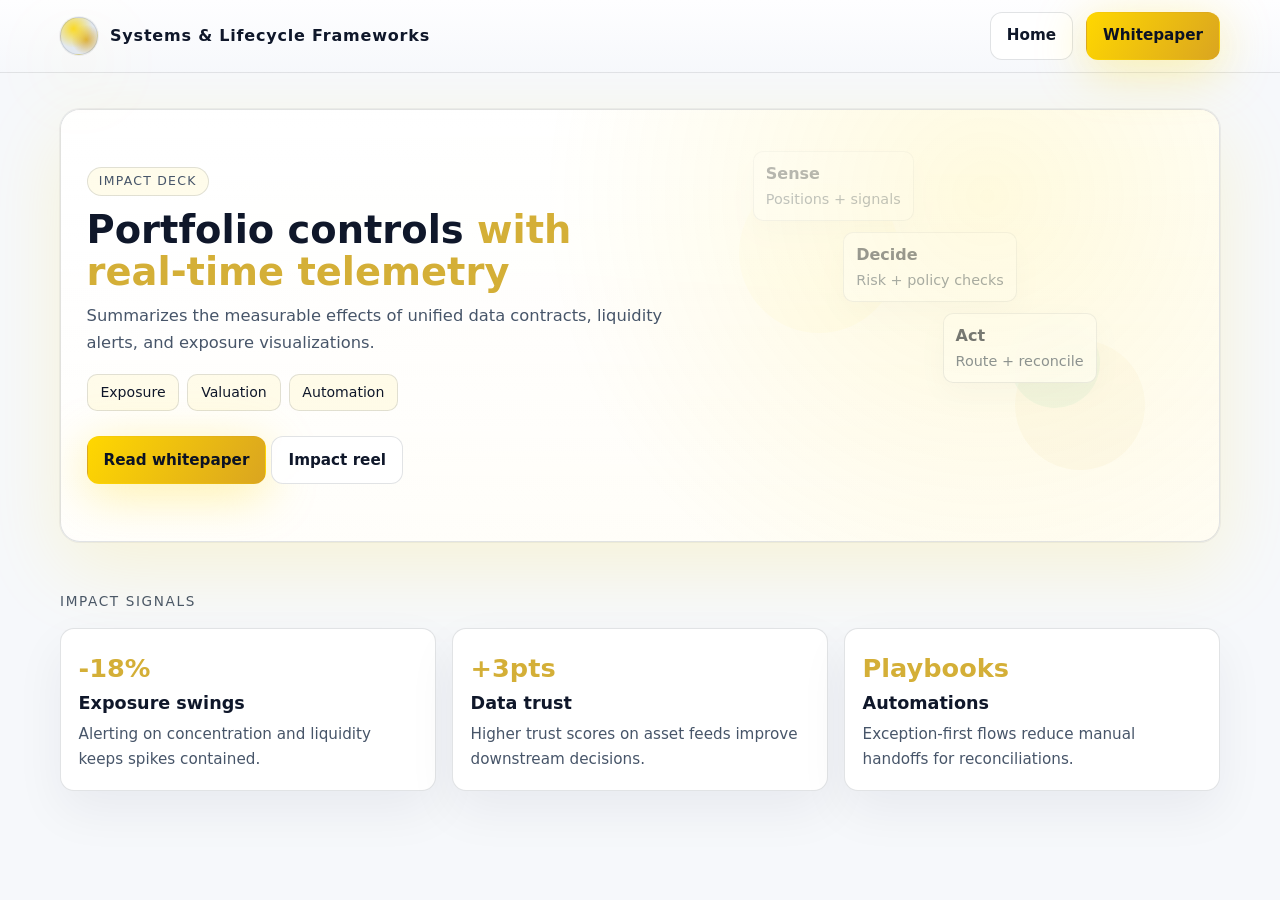
<file: asset-portfolio-management-impact.html>
<!DOCTYPE html>
<html lang="en">
<head>
  <meta charset="UTF-8">
  <title>Asset & Portfolio Management – Impact</title>
  <meta name="viewport" content="width=device-width, initial-scale=1">
  <meta http-equiv="Cache-Control" content="no-cache, no-store, must-revalidate">
  <meta http-equiv="Pragma" content="no-cache">
  <meta http-equiv="Expires" content="0">
  <link rel="stylesheet" href="theme.css">
  <style>
    .grid.tight { grid-template-columns: repeat(auto-fit, minmax(220px,1fr)); }
  </style>
</head>
<body>
  <div class="nav-shell">
    <nav class="top-nav">
      <div class="brand">
        <div class="orb"></div>
        <h1>Systems & Lifecycle Frameworks</h1>
      </div>
      <div class="nav-links">
        <a class="btn ghost" href="index.html">Home</a>
        <a class="btn primary" href="asset-portfolio-management-whitepaper.html">Whitepaper</a>
      </div>
    </nav>
  </div>
  <main class="page-shell">
    <section class="hero">
      <div class="hero-left">
        <div class="pill">Impact deck</div>
        <h1>Portfolio controls <span>with real-time telemetry</span></h1>
        <p>Summarizes the measurable effects of unified data contracts, liquidity alerts, and exposure visualizations.</p>
        <div class="tags">
          <div class="tag">Exposure</div>
          <div class="tag">Valuation</div>
          <div class="tag">Automation</div>
        </div>
        <div class="cta-row">
          <a class="btn primary" href="asset-portfolio-management-whitepaper.html">Read whitepaper</a>
          <a class="btn ghost" href="index.html#impact">Impact reel</a>
        </div>
      </div>
      <div class="hero-visual">
        <canvas class="scene" aria-hidden="true"></canvas>
        <div class="parallax"><div class="bubble"></div><div class="bubble"></div><div class="bubble"></div></div>
        <div class="hero-legend">
          <div class="legend-item">Sense <span>Positions + signals</span></div>
          <div class="legend-item">Decide <span>Risk + policy checks</span></div>
          <div class="legend-item">Act <span>Route + reconcile</span></div>
        </div>
      </div>
    </section>

    <div class="section-title">Impact signals</div>
    <div class="grid tight">
      <div class="card"><div class="stat">-18%</div><h3>Exposure swings</h3><p>Alerting on concentration and liquidity keeps spikes contained.</p></div>
      <div class="card"><div class="stat">+3pts</div><h3>Data trust</h3><p>Higher trust scores on asset feeds improve downstream decisions.</p></div>
      <div class="card"><div class="stat">Playbooks</div><h3>Automations</h3><p>Exception-first flows reduce manual handoffs for reconciliations.</p></div>
    </div>
  </main>
</body>
</html>
</file>
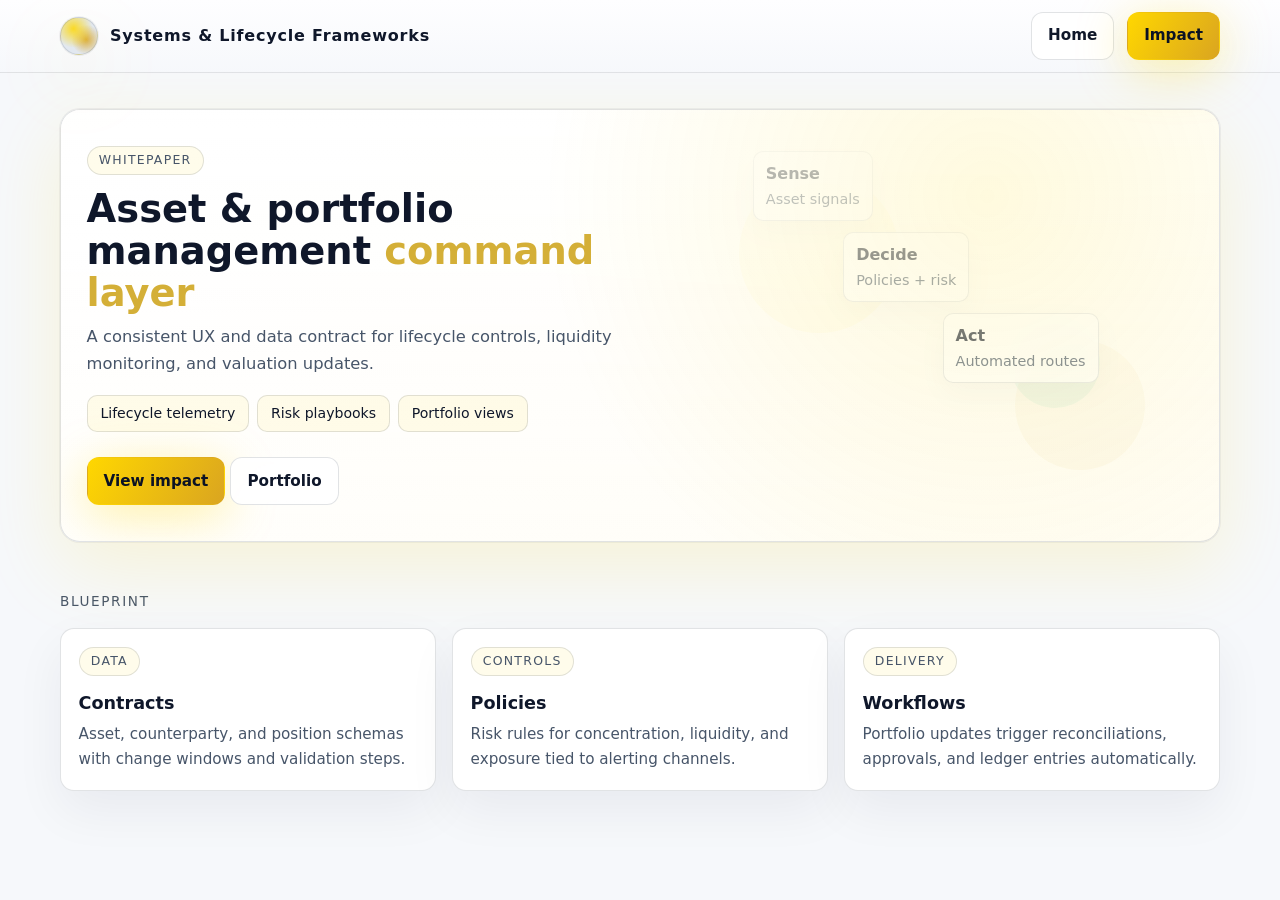
<file: asset-portfolio-management-whitepaper.html>
<!DOCTYPE html>
<html lang="en">
<head>
  <meta charset="UTF-8">
  <title>Asset & Portfolio Management – Whitepaper</title>
  <meta name="viewport" content="width=device-width, initial-scale=1">
  <meta http-equiv="Cache-Control" content="no-cache, no-store, must-revalidate">
  <meta http-equiv="Pragma" content="no-cache">
  <meta http-equiv="Expires" content="0">
  <link rel="stylesheet" href="theme.css">
  <style>
    .outline { display: grid; grid-template-columns: repeat(auto-fit, minmax(260px,1fr)); gap: 1rem; margin-top: 1rem; }
  </style>
</head>
<body>
  <div class="nav-shell">
    <nav class="top-nav">
      <div class="brand">
        <div class="orb"></div>
        <h1>Systems & Lifecycle Frameworks</h1>
      </div>
      <div class="nav-links">
        <a class="btn ghost" href="index.html">Home</a>
        <a class="btn primary" href="asset-portfolio-management-impact.html">Impact</a>
      </div>
    </nav>
  </div>
  <main class="page-shell">
    <section class="hero">
      <div class="hero-left">
        <div class="pill">Whitepaper</div>
        <h2>Asset & portfolio management <span>command layer</span></h2>
        <p>A consistent UX and data contract for lifecycle controls, liquidity monitoring, and valuation updates.</p>
        <div class="tags">
          <div class="tag">Lifecycle telemetry</div>
          <div class="tag">Risk playbooks</div>
          <div class="tag">Portfolio views</div>
        </div>
        <div class="cta-row">
          <a class="btn primary" href="asset-portfolio-management-impact.html">View impact</a>
          <a class="btn ghost" href="index.html#portfolio">Portfolio</a>
        </div>
      </div>
      <div class="hero-visual">
        <canvas class="scene" aria-hidden="true"></canvas>
        <div class="parallax"><div class="bubble"></div><div class="bubble"></div><div class="bubble"></div></div>
        <div class="hero-legend">
          <div class="legend-item">Sense <span>Asset signals</span></div>
          <div class="legend-item">Decide <span>Policies + risk</span></div>
          <div class="legend-item">Act <span>Automated routes</span></div>
        </div>
      </div>
    </section>

    <div class="section-title">Blueprint</div>
    <div class="outline">
      <div class="card">
        <div class="pill">Data</div>
        <h3>Contracts</h3>
        <p>Asset, counterparty, and position schemas with change windows and validation steps.</p>
      </div>
      <div class="card">
        <div class="pill">Controls</div>
        <h3>Policies</h3>
        <p>Risk rules for concentration, liquidity, and exposure tied to alerting channels.</p>
      </div>
      <div class="card">
        <div class="pill">Delivery</div>
        <h3>Workflows</h3>
        <p>Portfolio updates trigger reconciliations, approvals, and ledger entries automatically.</p>
      </div>
    </div>
  </main>
</body>
</html>
</file>
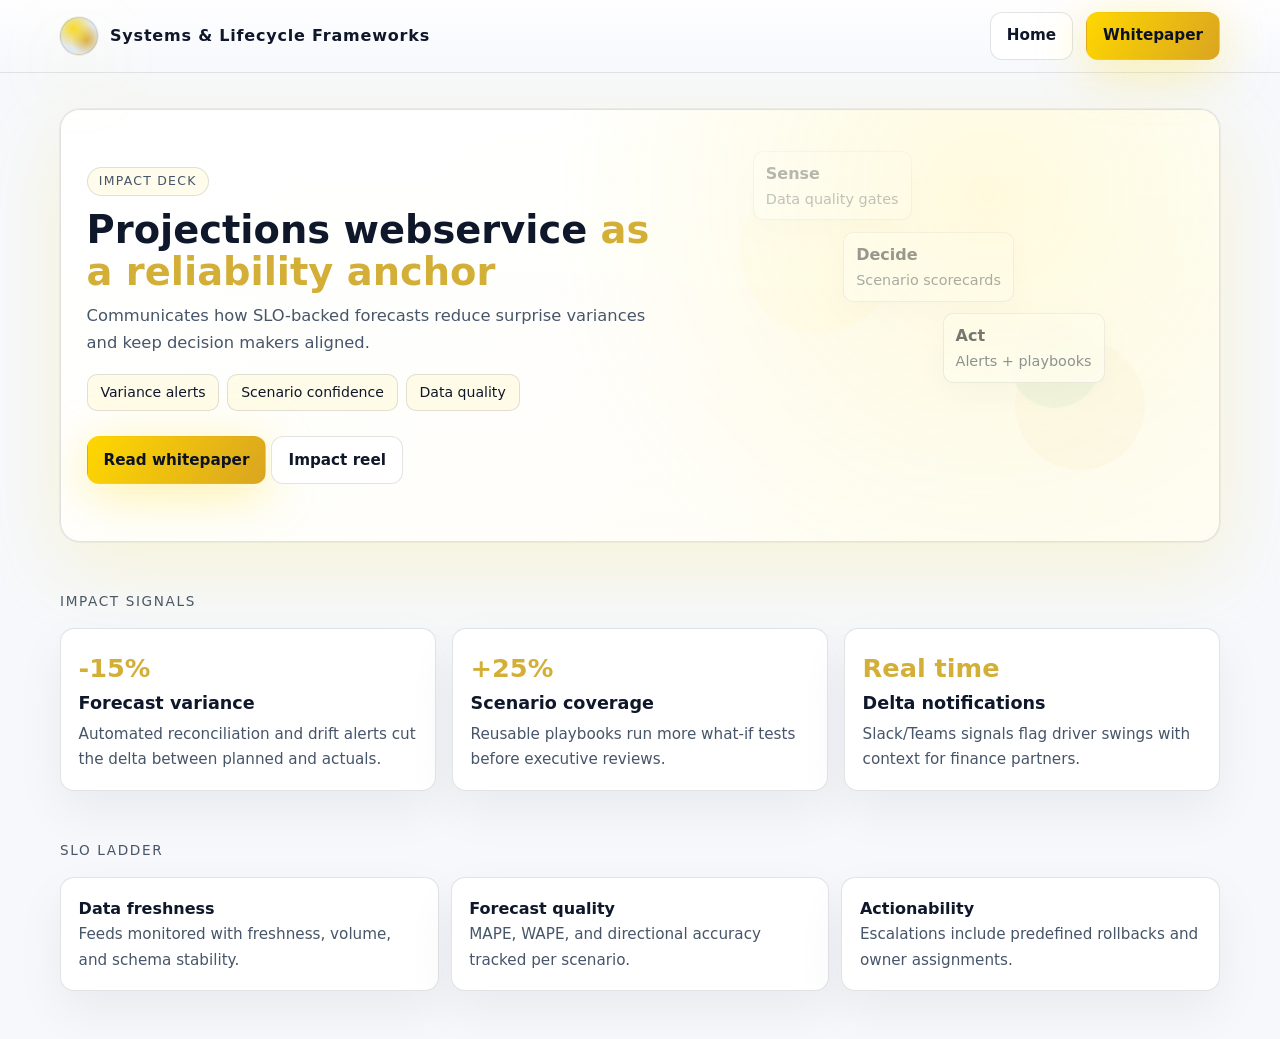
<file: financial-projections-impact.html>
<!DOCTYPE html>
<html lang="en">
<head>
  <meta charset="UTF-8">
  <title>Financial Projections Webservice – Impact</title>
  <meta name="viewport" content="width=device-width, initial-scale=1">
  <meta http-equiv="Cache-Control" content="no-cache, no-store, must-revalidate">
  <meta http-equiv="Pragma" content="no-cache">
  <meta http-equiv="Expires" content="0">
  <link rel="stylesheet" href="theme.css">
  <style>
    .metrics { display: grid; grid-template-columns: repeat(auto-fit, minmax(220px,1fr)); gap: 0.75rem; margin-top: 0.6rem; }
  </style>
</head>
<body>
  <div class="nav-shell">
    <nav class="top-nav">
      <div class="brand">
        <div class="orb"></div>
        <h1>Systems & Lifecycle Frameworks</h1>
      </div>
      <div class="nav-links">
        <a class="btn ghost" href="index.html">Home</a>
        <a class="btn primary" href="financial-projections-whitepaper.html">Whitepaper</a>
      </div>
    </nav>
  </div>
  <main class="page-shell">
    <section class="hero">
      <div class="hero-left">
        <div class="pill">Impact deck</div>
        <h1>Projections webservice <span>as a reliability anchor</span></h1>
        <p>Communicates how SLO-backed forecasts reduce surprise variances and keep decision makers aligned.</p>
        <div class="tags">
          <div class="tag">Variance alerts</div>
          <div class="tag">Scenario confidence</div>
          <div class="tag">Data quality</div>
        </div>
        <div class="cta-row">
          <a class="btn primary" href="financial-projections-whitepaper.html">Read whitepaper</a>
          <a class="btn ghost" href="index.html#impact">Impact reel</a>
        </div>
      </div>
      <div class="hero-visual">
        <canvas class="scene" aria-hidden="true"></canvas>
        <div class="parallax"><div class="bubble"></div><div class="bubble"></div><div class="bubble"></div></div>
        <div class="hero-legend">
          <div class="legend-item">Sense <span>Data quality gates</span></div>
          <div class="legend-item">Decide <span>Scenario scorecards</span></div>
          <div class="legend-item">Act <span>Alerts + playbooks</span></div>
        </div>
      </div>
    </section>

    <div class="section-title">Impact signals</div>
    <div class="grid">
      <div class="card">
        <div class="stat">-15%</div>
        <h3>Forecast variance</h3>
        <p>Automated reconciliation and drift alerts cut the delta between planned and actuals.</p>
      </div>
      <div class="card">
        <div class="stat">+25%</div>
        <h3>Scenario coverage</h3>
        <p>Reusable playbooks run more what-if tests before executive reviews.</p>
      </div>
      <div class="card">
        <div class="stat">Real time</div>
        <h3>Delta notifications</h3>
        <p>Slack/Teams signals flag driver swings with context for finance partners.</p>
      </div>
    </div>

    <div class="section-title">SLO ladder</div>
    <div class="metrics">
      <div class="card"><strong>Data freshness</strong><p>Feeds monitored with freshness, volume, and schema stability.</p></div>
      <div class="card"><strong>Forecast quality</strong><p>MAPE, WAPE, and directional accuracy tracked per scenario.</p></div>
      <div class="card"><strong>Actionability</strong><p>Escalations include predefined rollbacks and owner assignments.</p></div>
    </div>
  </main>
</body>
</html>
</file>
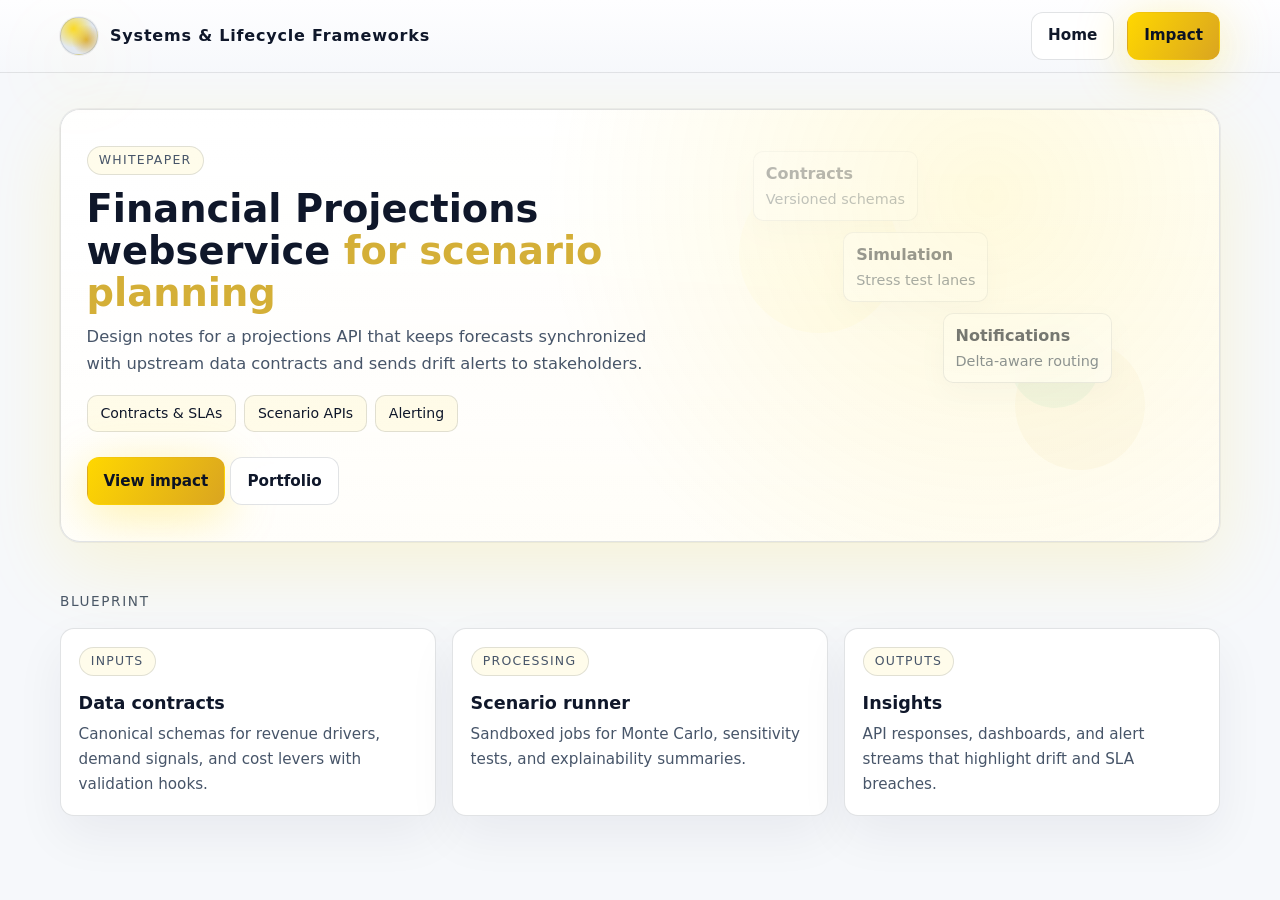
<file: financial-projections-whitepaper.html>
<!DOCTYPE html>
<html lang="en">
<head>
  <meta charset="UTF-8">
  <title>Financial Projections Webservice – Whitepaper</title>
  <meta name="viewport" content="width=device-width, initial-scale=1">
  <meta http-equiv="Cache-Control" content="no-cache, no-store, must-revalidate">
  <meta http-equiv="Pragma" content="no-cache">
  <meta http-equiv="Expires" content="0">
  <link rel="stylesheet" href="theme.css">
  <style>
    .outline { display: grid; grid-template-columns: repeat(auto-fit, minmax(260px, 1fr)); gap: 1rem; margin-top: 1rem; }
  </style>
</head>
<body>
  <div class="nav-shell">
    <nav class="top-nav">
      <div class="brand">
        <div class="orb"></div>
        <h1>Systems & Lifecycle Frameworks</h1>
      </div>
      <div class="nav-links">
        <a class="btn ghost" href="index.html">Home</a>
        <a class="btn primary" href="financial-projections-impact.html">Impact</a>
      </div>
    </nav>
  </div>
  <main class="page-shell">
    <section class="hero">
      <div class="hero-left">
        <div class="pill">Whitepaper</div>
        <h2>Financial Projections webservice <span>for scenario planning</span></h2>
        <p>Design notes for a projections API that keeps forecasts synchronized with upstream data contracts and sends drift alerts to stakeholders.</p>
        <div class="tags">
          <div class="tag">Contracts & SLAs</div>
          <div class="tag">Scenario APIs</div>
          <div class="tag">Alerting</div>
        </div>
        <div class="cta-row">
          <a class="btn primary" href="financial-projections-impact.html">View impact</a>
          <a class="btn ghost" href="index.html#portfolio">Portfolio</a>
        </div>
      </div>
      <div class="hero-visual">
        <canvas class="scene" aria-hidden="true"></canvas>
        <div class="parallax"><div class="bubble"></div><div class="bubble"></div><div class="bubble"></div></div>
        <div class="hero-legend">
          <div class="legend-item">Contracts <span>Versioned schemas</span></div>
          <div class="legend-item">Simulation <span>Stress test lanes</span></div>
          <div class="legend-item">Notifications <span>Delta-aware routing</span></div>
        </div>
      </div>
    </section>

    <div class="section-title">Blueprint</div>
    <div class="outline">
      <div class="card">
        <div class="pill">Inputs</div>
        <h3>Data contracts</h3>
        <p>Canonical schemas for revenue drivers, demand signals, and cost levers with validation hooks.</p>
      </div>
      <div class="card">
        <div class="pill">Processing</div>
        <h3>Scenario runner</h3>
        <p>Sandboxed jobs for Monte Carlo, sensitivity tests, and explainability summaries.</p>
      </div>
      <div class="card">
        <div class="pill">Outputs</div>
        <h3>Insights</h3>
        <p>API responses, dashboards, and alert streams that highlight drift and SLA breaches.</p>
      </div>
    </div>
  </main>
</body>
</html>
</file>
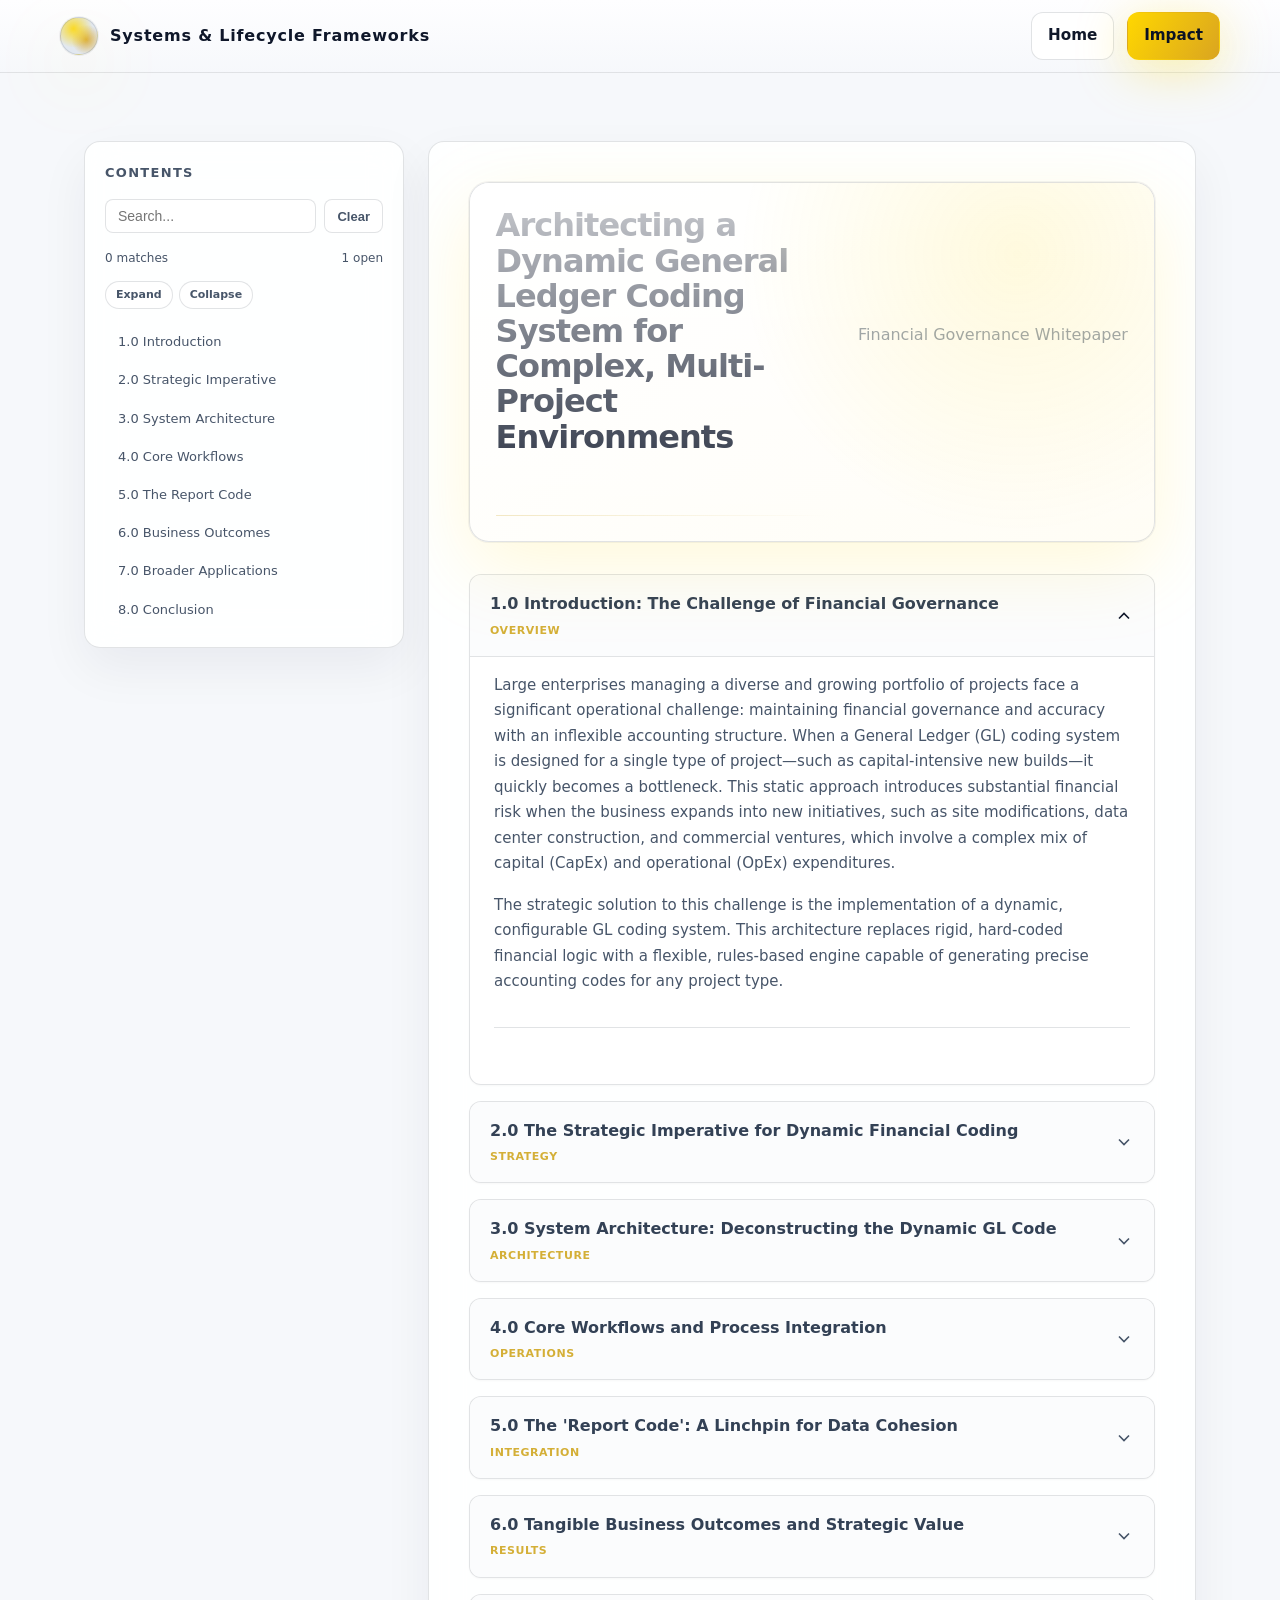
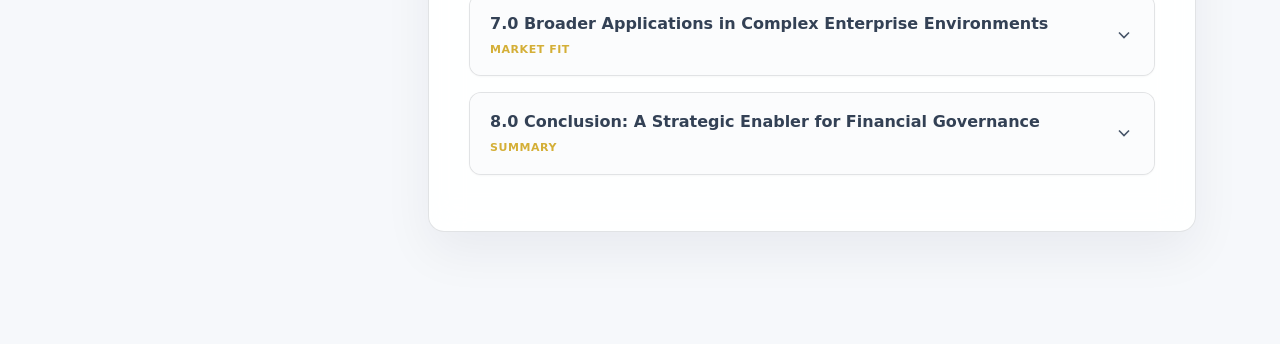
<file: Gl Coding Whitepaper.html>
<!doctype html>
<html lang="en">
<head>
  <meta charset="utf-8" />
  <meta name="viewport" content="width=device-width,initial-scale=1" />
  <title>Architecting a Dynamic General Ledger Coding System</title>
  <link rel="stylesheet" href="theme.css" />
  <style>
    :root {
      --bg: #f6f8fb;
      --panel: rgba(255, 255, 255, 0.9);
      --panel-solid: #ffffff;
      --text: #0f172a;
      --muted: #475569;
      --border: rgba(12, 24, 44, 0.12);
      --border-hover: rgba(255, 215, 0, 0.35);
      --shadow: 0 20px 50px rgba(12,24,44,0.06);
      --accent: #d4af37;
      --accent-bg: rgba(255, 215, 0, 0.12);
      --highlight: rgba(255, 215, 0, 0.18);
      --radius: 16px;
      --sans: "Inter", system-ui, -apple-system, Segoe UI, Roboto, Helvetica, Arial;
    }

    html, body {
      height: 100%;
      color: var(--text);
      font-family: var(--sans);
      margin: 0;
      -webkit-font-smoothing: antialiased;
    }

    a { color: inherit; text-decoration: none; }
    
    .shell {
      display: grid;
      grid-template-columns: 320px 1fr;
      gap: 24px;
      max-width: 1280px;
      margin: 0 auto;
      padding: 32px 24px 64px;
    }

    @media (max-width: 1024px) {
      .shell { grid-template-columns: 1fr; }
      .toc { position: relative; top: 0; margin-bottom: 20px; }
    }

    /* CARD STYLING */
    .card {
      background: var(--panel);
      border: 1px solid var(--border);
      border-radius: var(--radius);
      box-shadow: var(--shadow);
      backdrop-filter: blur(16px);
      -webkit-backdrop-filter: blur(16px);
    }

    /* TABLE OF CONTENTS */
    .toc {
      position: sticky;
      top: 24px;
      align-self: start;
      padding: 20px;
      display: flex;
      flex-direction: column;
      max-height: calc(100vh - 48px);
    }

    .toc h2 {
      font-size: 13px;
      letter-spacing: 0.1em;
      text-transform: uppercase;
      margin: 0 0 16px;
      color: var(--muted);
      font-weight: 700;
    }

    /* SEARCH */
    .search {
      display: grid;
      grid-template-columns: 1fr auto;
      gap: 8px;
      margin-bottom: 16px;
    }

    .search input {
      width: 100%;
      padding: 8px 12px;
      border-radius: 8px;
      border: 1px solid var(--border);
      background: #ffffff;
      color: var(--text);
      font-size: 14px;
      transition: all 0.2s;
    }
    .search input:focus {
      outline: none;
      border-color: var(--accent);
      box-shadow: 0 0 0 3px var(--accent-bg);
    }

    .search button {
      padding: 8px 12px;
      border-radius: 8px;
      border: 1px solid var(--border);
      background: #ffffff;
      color: var(--muted);
      cursor: pointer;
      font-weight: 600;
      font-size: 13px;
    }
    .search button:hover {
      background: #f8fafc;
      color: var(--text);
      border-color: var(--border-hover);
    }

    .toc .meta {
      display: flex;
      gap: 12px;
      align-items: center;
      justify-content: space-between;
      margin-bottom: 12px;
      color: var(--muted);
      font-size: 12px;
      font-weight: 500;
    }

    .toc .actions {
      display: flex;
      gap: 6px;
      margin-bottom: 16px;
    }

    .chip {
      padding: 4px 10px;
      border-radius: 99px;
      border: 1px solid var(--border);
      background: rgba(255,255,255,0.5);
      color: var(--muted);
      font-size: 11px;
      font-weight: 600;
      cursor: pointer;
      transition: all 0.2s;
    }
    .chip:hover {
      background: #ffffff;
      color: var(--accent);
      border-color: var(--accent);
    }

    .toc-links {
      display: flex;
      flex-direction: column;
      gap: 4px;
      overflow-y: auto;
      padding-right: 4px;
    }
    .toc-links::-webkit-scrollbar { width: 4px; }
    .toc-links::-webkit-scrollbar-thumb { background: rgba(0,0,0,0.1); border-radius: 4px; }

    .toc-link {
      padding: 8px 10px;
      border-radius: 8px;
      border-left: 3px solid transparent;
      color: var(--muted);
      font-size: 13px;
      line-height: 1.4;
      transition: all 0.2s;
    }
    .toc-link:hover {
      background: rgba(255,255,255,0.6);
      color: var(--text);
    }
    .toc-link.active {
      background: var(--accent-bg);
      color: var(--accent);
      border-left-color: var(--accent);
      font-weight: 600;
    }

    /* MAIN CONTENT */
    .content { padding: 40px; }

    .hero { margin-bottom: 32px; }
    .hero h1 { margin: 0 0 8px; font-size: 32px; line-height: 1.1; letter-spacing: -0.03em; color: #0f172a; }
    .hero .subtitle { margin: 0; color: var(--muted); font-size: 16px; font-weight: 400; }
    .hero .rule { height: 1px; background: linear-gradient(90deg, var(--accent), transparent); margin-top: 20px; opacity: 0.3; }

    /* SECTIONS */
    details.section {
      margin-bottom: 16px;
      border-radius: 12px;
      border: 1px solid var(--border);
      background: #ffffff;
      overflow: hidden;
      box-shadow: 0 1px 2px rgba(0,0,0,0.03);
      transition: box-shadow 0.2s;
    }
    details.section:hover { box-shadow: 0 4px 12px rgba(0,0,0,0.05); }

    summary {
      list-style: none;
      cursor: pointer;
      padding: 16px 20px;
      display: flex;
      gap: 16px;
      align-items: center;
      justify-content: space-between;
      background: rgba(248, 250, 252, 0.5);
    }
    summary::-webkit-details-marker { display: none; }

    .sec-title { font-weight: 700; font-size: 16px; color: #334155; }
    .sec-kicker { font-size: 11px; text-transform: uppercase; letter-spacing: 0.05em; color: var(--accent); margin-top: 4px; font-weight: 600; }
    .chev { width: 20px; height: 20px; color: var(--muted); transition: transform 0.2s ease; }
    details[open] .chev { transform: rotate(180deg); color: var(--text); }

    .sec-body { padding: 0 24px 24px; border-top: 1px solid var(--border); color: #475569; }
    .sec-body p { margin: 16px 0; font-size: 15px; line-height: 1.7; }
    .sec-body h3 { margin: 24px 0 12px; font-size: 16px; color: #1e293b; font-weight: 700; }

    /* LISTS & TABLES */
    .wp-list, .wp-olist { margin: 16px 0 16px 20px; padding-left: 10px; }
    .wp-list li, .wp-olist li { margin-bottom: 8px; font-size: 15px; }
    .wp-hr { border: none; height: 1px; background: var(--border); margin: 32px 0; }
    .table-wrap { overflow-x: auto; border-radius: 8px; border: 1px solid var(--border); margin: 20px 0; }
    table.wp-table { width: 100%; border-collapse: collapse; min-width: 600px; background: #ffffff; }
    .wp-table th { text-align: left; background: #f1f5f9; padding: 12px 16px; font-size: 13px; font-weight: 600; color: #475569; border-bottom: 1px solid var(--border); }
    .wp-table td { padding: 12px 16px; border-bottom: 1px solid var(--border); font-size: 14px; }
    .wp-table tr:last-child td { border-bottom: none; }

    mark { background: var(--highlight); color: #0f172a; padding: 0 2px; border-radius: 4px; }
  </style>
</head>
<body>
  <div class="nav-shell">
    <nav class="top-nav">
      <div class="brand">
        <div class="orb"></div>
        <h1>Systems & Lifecycle Frameworks</h1>
      </div>
      <div class="nav-links">
        <a class="btn ghost" href="index.html">Home</a>
        <a class="btn primary" href="gl-coding-impact.html">Impact</a>
      </div>
    </nav>
  </div>
  <main class="page-shell">
  <div class="shell">
    
    <aside class="toc card" aria-label="Contents">
      <h2>Contents</h2>
      <div class="search" role="search">
        <input id="searchBox" type="search" placeholder="Search..." aria-label="Search text" />
        <button id="clearBtn" type="button" title="Clear">Clear</button>
      </div>
      <div class="meta">
        <span id="matchMeta">0 matches</span>
        <span id="openMeta">0 open</span>
      </div>
      <div class="actions">
        <div class="chip" id="expandAll" role="button" tabindex="0">Expand</div>
        <div class="chip" id="collapseAll" role="button" tabindex="0">Collapse</div>
      </div>
      <nav class="toc-links" id="tocLinks">
        <a class='toc-link' href='#intro' data-target='intro'>1.0 Introduction</a>
        <a class='toc-link' href='#sec-2' data-target='sec-2'>2.0 Strategic Imperative</a>
        <a class='toc-link' href='#sec-3' data-target='sec-3'>3.0 System Architecture</a>
        <a class='toc-link' href='#sec-4' data-target='sec-4'>4.0 Core Workflows</a>
        <a class='toc-link' href='#sec-5' data-target='sec-5'>5.0 The Report Code</a>
        <a class='toc-link' href='#sec-6' data-target='sec-6'>6.0 Business Outcomes</a>
        <a class='toc-link' href='#sec-7' data-target='sec-7'>7.0 Broader Applications</a>
        <a class='toc-link' href='#sec-8' data-target='sec-8'>8.0 Conclusion</a>
      </nav>
    </aside>

    <main class="content card">
      <header class="hero">
        <h1>Architecting a Dynamic General Ledger Coding System for Complex, Multi-Project Environments</h1>
        <p class="subtitle">Financial Governance Whitepaper</p>
        <div class="rule"></div>
      </header>

      <section id="sections">
        
        <details class="section" id="intro" open>
          <summary>
            <div>
              <div class="sec-title">1.0 Introduction: The Challenge of Financial Governance</div>
              <div class="sec-kicker">Overview</div>
            </div>
            <svg class="chev" viewBox="0 0 24 24" fill="none" stroke="currentColor" stroke-width="2"><path d="M6 9l6 6 6-6"/></svg>
          </summary>
          <div class="sec-body">
            <p>Large enterprises managing a diverse and growing portfolio of projects face a significant operational challenge: maintaining financial governance and accuracy with an inflexible accounting structure. When a General Ledger (GL) coding system is designed for a single type of project—such as capital-intensive new builds—it quickly becomes a bottleneck. This static approach introduces substantial financial risk when the business expands into new initiatives, such as site modifications, data center construction, and commercial ventures, which involve a complex mix of capital (CapEx) and operational (OpEx) expenditures.</p>
            
            
            
            <p>The strategic solution to this challenge is the implementation of a dynamic, configurable GL coding system. This architecture replaces rigid, hard-coded financial logic with a flexible, rules-based engine capable of generating precise accounting codes for any project type.</p>
            <hr class='wp-hr' />
          </div>
        </details>
        
        <details class="section" id="sec-2">
          <summary>
            <div>
              <div class="sec-title">2.0 The Strategic Imperative for Dynamic Financial Coding</div>
              <div class="sec-kicker">Strategy</div>
            </div>
            <svg class="chev" viewBox="0 0 24 24" fill="none" stroke="currentColor" stroke-width="2"><path d="M6 9l6 6 6-6"/></svg>
          </summary>
          <div class="sec-body">
            <p>Moving beyond a rigid financial coding structure is not merely a technical upgrade; it is a fundamental business necessity for any enterprise seeking to maintain fiscal control while pursuing strategic agility. A static system, where accounting rules are hard-coded for a narrow set of activities, fundamentally constrains an organization's ability to adapt and grow.</p>
            <p>An inflexible GL coding system creates a cascade of operational and financial problems that can undermine business objectives. The core issues include:</p>
            <ul class='wp-list'>
              <li><strong>Inaccurate Cost Classification:</strong> A system built exclusively for CapEx is incapable of properly distinguishing or processing OpEx costs for new project types, leading to miscategorized expenditures and flawed financial statements.</li>
              <li><strong>Poor Cost Allocation for New Ventures:</strong> When launching new business lines such as equipment modifications, data center builds, or commercial projects, a static system cannot accurately allocate costs to these specific initiatives, obscuring their true financial performance and ROI.</li>
              <li><strong>Compromised Asset Capitalization:</strong> Without a mechanism to segregate assets by project, there is a significant risk of incorrectly grouping assets from a new build with those from a subsequent modification, leading to improper capitalization and compliance issues.</li>
            </ul>
            
            
            
            <p>In direct response to these risks, a dynamic GL coding system delivers a suite of powerful benefits including enhanced financial accuracy via configurable lookup tables, improved data integrity by systematically segregating assets, increased operational efficiency through automation, and a foundation for scalability that allows rapid onboarding of new projects.</p>
            <hr class='wp-hr' />
          </div>
        </details>
        
        <details class="section" id="sec-3">
          <summary>
            <div>
              <div class="sec-title">3.0 System Architecture: Deconstructing the Dynamic GL Code</div>
              <div class="sec-kicker">Architecture</div>
            </div>
            <svg class="chev" viewBox="0 0 24 24" fill="none" stroke="currentColor" stroke-width="2"><path d="M6 9l6 6 6-6"/></svg>
          </summary>
          <div class="sec-body">
            <p>The power of this system resides in its decoupled, metadata-driven architecture. Rather than relying on a static, monolithic string, the GL code is an assembly of distinct components, each governed by business rules stored in configurable lookup tables.</p>
            
            
            
            <div class="table-wrap">
              <table class="wp-table">
                <thead>
                  <tr>
                    <th>Component</th>
                    <th>Function &amp; Determination Logic</th>
                  </tr>
                </thead>
                <tbody>
                  <tr>
                    <td><strong>Company</strong></td>
                    <td>Distinguishes expense types. Maps to 202 for Capital (CapEx) and 203 for Operational (OpEx) expenditures based on item classification.</td>
                  </tr>
                  <tr>
                    <td><strong>Department</strong></td>
                    <td>Assigns costs to business units. Project-dependent: 300 for CapEx/field mods, 200 for data center OpEx.</td>
                  </tr>
                  <tr>
                    <td><strong>Facility</strong></td>
                    <td>Links costs to a physical location. Derived from a lookup table based on the site's geographic Region and Market.</td>
                  </tr>
                  <tr>
                    <td><strong>Account</strong></td>
                    <td>Specifies the GL account. Services map ERP Item Category Codes to Account Codes; CapEx services go to 12121 (CIP), while OpEx services receive variable codes.</td>
                  </tr>
                  <tr>
                    <td><strong>Activity</strong></td>
                    <td>Tracks work type. Hierarchical logic: checks product record first; if null, defaults to "GL Activity Lookup table" based on the project site's Report Code.</td>
                  </tr>
                  <tr>
                    <td><strong>Other</strong></td>
                    <td>Additional classification for services. Checks "Other Code Reference Milestone"; if actualized or blank, references Class lookup. If not, checks "Default Field" flag.</td>
                  </tr>
                </tbody>
              </table>
            </div>
            <hr class='wp-hr' />
          </div>
        </details>
        
        <details class="section" id="sec-4">
          <summary>
            <div>
              <div class="sec-title">4.0 Core Workflows and Process Integration</div>
              <div class="sec-kicker">Operations</div>
            </div>
            <svg class="chev" viewBox="0 0 24 24" fill="none" stroke="currentColor" stroke-width="2"><path d="M6 9l6 6 6-6"/></svg>
          </summary>
          <div class="sec-body">
            <p>The dynamic GL code architecture is not a standalone module but is deeply embedded within the enterprise's core business processes. Its logic is invoked at critical stages of the project and asset lifecycle, ensuring that financial data remains accurate and synchronized across integrated systems.</p>
            
            
            
            <h3>Project Site Initiation</h3>
            <p>The workflow for new project types begins with the creation of a unique site instance. To maintain data integrity, a new modification site is created by cloning a baseline site from a primary project, preserving essential location data while assigning a unique system identifier.</p>
            
            <h3>Procurement and Purchase Order Generation</h3>
            <p>During procurement, the system automatically constructs the correct, multi-part GL code for each Bill of Materials (BOM) line item. It references the site's unique 'Report Code' and the 'Item Category' of the requested goods or services to dynamically populate purchase order creation files.</p>
            
            <h3>Asset Segregation and Capitalization</h3>
            <p>Upon the actualization of a key project milestone, the system generates an Inventory asset data file for the ERP fixed asset system. This file is automatically filtered to include only those assets matching the specific Report Code of the site instance being capitalized, ensuring proper segregation.</p>
            <hr class='wp-hr' />
          </div>
        </details>
        
        <details class="section" id="sec-5">
          <summary>
            <div>
              <div class="sec-title">5.0 The 'Report Code': A Linchpin for Data Cohesion</div>
              <div class="sec-kicker">Integration</div>
            </div>
            <svg class="chev" viewBox="0 0 24 24" fill="none" stroke="currentColor" stroke-width="2"><path d="M6 9l6 6 6-6"/></svg>
          </summary>
          <div class="sec-body">
            <p>At the heart of this dynamic financial architecture is the 'Report Code,' the semantic key that functions as the linchpin for data cohesion across the enterprise ecosystem. The Report Code is an enterprise-wide namespace that provides a unique, standardized identifier for every project and sub-project instance.</p>
            
            
            
            <p>The multi-faceted impact of the 'Report Code' includes:</p>
            <ul class='wp-list'>
              <li><strong>Driving Configuration Logic:</strong> Acts as the primary key for the "GL Activity Lookup table" to determine the correct Activity Code segment.</li>
              <li><strong>Enabling Cross-System Synchronization:</strong> Serves as a mandatory data element in key data interchanges, such as API responses from the Warehouse Management System (WMS).</li>
              <li><strong>Ensuring Asset Integrity:</strong> Acts as the critical filter during asset capitalization to isolate assets matching the project instance.</li>
              <li><strong>Enhancing User Interface (UI) Visibility:</strong> A 'Report Code' column has been added to numerous UI screens (BOMs, PORs, Invoices) to provide immediate operational context.</li>
            </ul>
            <hr class='wp-hr' />
          </div>
        </details>

        <details class="section" id="sec-6">
          <summary>
            <div>
              <div class="sec-title">6.0 Tangible Business Outcomes and Strategic Value</div>
              <div class="sec-kicker">Results</div>
            </div>
            <svg class="chev" viewBox="0 0 24 24" fill="none" stroke="currentColor" stroke-width="2"><path d="M6 9l6 6 6-6"/></svg>
          </summary>
          <div class="sec-body">
            <p>The implementation of a dynamic GL coding system has transitioned from a technical solution to a strategic business asset.</p>
            <ul class='wp-list'>
              <li><strong>Achieved Financial Control:</strong> Provides granular control over enterprise-wide cost allocation, distinguishing CapEx vs. OpEx across diverse portfolios.</li>
              <li><strong>De-risked Asset Management:</strong> Mitigates financial risk of improper asset capitalization by automating asset segregation.</li>
              <li><strong>Enabled Agile Business Expansion:</strong> Empowers the business to launch new initiatives with minimal system development overhead.</li>
              <li><strong>Created a Single Source of Truth:</strong> Establishes a common language for financial and operational data, breaking down information silos.</li>
            </ul>
            <hr class='wp-hr' />
          </div>
        </details>

        <details class="section" id="sec-7">
          <summary>
            <div>
              <div class="sec-title">7.0 Broader Applications in Complex Enterprise Environments</div>
              <div class="sec-kicker">Market Fit</div>
            </div>
            <svg class="chev" viewBox="0 0 24 24" fill="none" stroke="currentColor" stroke-width="2"><path d="M6 9l6 6 6-6"/></svg>
          </summary>
          <div class="sec-body">
            <p>While tailored to telecommunications, the core architectural principles are universally applicable to any large-scale enterprise managing complex operations.</p>
            <ul class='wp-list'>
              <li><strong>Large-Scale Infrastructure:</strong> Tracking costs for different project phases and distinguishing between capital build-out and operational maintenance.</li>
              <li><strong>Manufacturing and Supply Chain:</strong> Tracking expenses tied to specific product lines or facilities using item classification to differentiate raw materials from finished goods.</li>
              <li><strong>Telecommunications and Utilities:</strong> Managing distributed assets by financially distinguishing between new network build-outs, capacity upgrades, and routine maintenance.</li>
            </ul>
            <hr class='wp-hr' />
          </div>
        </details>

        <details class="section" id="sec-8">
          <summary>
            <div>
              <div class="sec-title">8.0 Conclusion: A Strategic Enabler for Financial Governance</div>
              <div class="sec-kicker">Summary</div>
            </div>
            <svg class="chev" viewBox="0 0 24 24" fill="none" stroke="currentColor" stroke-width="2"><path d="M6 9l6 6 6-6"/></svg>
          </summary>
          <div class="sec-body">
            <p>The transition from a static to a dynamic General Ledger coding system represents a critical and strategic evolution for any enterprise aiming for scalable growth. By deconstructing the GL code into modular, rule-driven components and anchoring the entire architecture to a universal project identifier—the 'Report Code'—an organization can achieve unprecedented financial clarity and control. This architecture is a core enabler of business agility, data-driven decision-making, and robust corporate governance.</p>
          </div>
        </details>

      </section>
    </main>
  </div>

  <script>
    const sections = Array.from(document.querySelectorAll('details.section'));
    const tocLinks = Array.from(document.querySelectorAll('.toc-link'));
    const searchBox = document.getElementById('searchBox');
    const clearBtn = document.getElementById('clearBtn');
    const matchMeta = document.getElementById('matchMeta');
    const openMeta = document.getElementById('openMeta');
    const expandAll = document.getElementById('expandAll');
    const collapseAll = document.getElementById('collapseAll');

    function updateOpenMeta() {
      const openCount = sections.filter(s => s.open).length;
      openMeta.textContent = `${openCount} open`;
    }

    function setAll(open) {
      sections.forEach(s => s.open = open);
      updateOpenMeta();
    }

    function escapeRegExp(str) {
      return str.replace(/[.*+?^${}()|[\]\\]/g, '\\$&');
    }

    function clearHighlights(root) {
      const marks = root.querySelectorAll('mark');
      marks.forEach(m => {
        const parent = m.parentNode;
        parent.replaceChild(document.createTextNode(m.textContent), m);
        parent.normalize();
      });
    }

    function highlightInElement(el, query) {
      if (!query) return 0;
      const walk = document.createTreeWalker(el, NodeFilter.SHOW_TEXT, {
        acceptNode: (node) => {
          if (!node.nodeValue || !node.nodeValue.trim()) return NodeFilter.FILTER_REJECT;
          if (node.parentElement && (node.parentElement.tagName === 'SCRIPT' || node.parentElement.tagName === 'STYLE')) return NodeFilter.FILTER_REJECT;
          return NodeFilter.FILTER_ACCEPT;
        }
      });
      const re = new RegExp(escapeRegExp(query), 'gi');
      let matches = 0;
      const nodes = [];
      while (walk.nextNode()) nodes.push(walk.currentNode);

      nodes.forEach(node => {
        const text = node.nodeValue;
        let lastIndex = 0;
        let m;
        re.lastIndex = 0;
        const frag = document.createDocumentFragment();
        let found = false;

        while ((m = re.exec(text)) !== null) {
          found = true;
          matches++;
          const start = m.index;
          const end = start + m[0].length;
          if (start > lastIndex) frag.appendChild(document.createTextNode(text.slice(lastIndex, start)));
          const mark = document.createElement('mark');
          mark.textContent = text.slice(start, end);
          frag.appendChild(mark);
          lastIndex = end;
        }

        if (found) {
          if (lastIndex < text.length) frag.appendChild(document.createTextNode(text.slice(lastIndex)));
          node.parentNode.replaceChild(frag, node);
        }
      });
      return matches;
    }

    function runSearch() {
      const q = searchBox.value.trim();
      sections.forEach(s => clearHighlights(s));
      if (!q) {
        matchMeta.textContent = '0 matches';
        return;
      }
      let total = 0;
      sections.forEach(s => {
        const found = highlightInElement(s, q);
        total += found;
        if (found > 0) s.open = true;
      });
      updateOpenMeta();
      matchMeta.textContent = `${total} match${total===1?'':'es'}`;
      const first = document.querySelector('mark');
      if (first) first.scrollIntoView({behavior: 'smooth', block: 'center'});
    }

    function syncActiveToc() {
      const fromTop = window.scrollY + 120;
      let currentId = null;
      sections.forEach(s => {
        const top = s.getBoundingClientRect().top + window.scrollY;
        if (top <= fromTop) currentId = s.id;
      });
      tocLinks.forEach(a => a.classList.toggle('active', a.dataset.target === currentId));
    }

    searchBox.addEventListener('input', () => {
      window.clearTimeout(window.__searchT);
      window.__searchT = window.setTimeout(runSearch, 120);
    });

    clearBtn.addEventListener('click', () => {
      searchBox.value = '';
      sections.forEach(s => clearHighlights(s));
      matchMeta.textContent = '0 matches';
    });

    expandAll.addEventListener('click', () => setAll(true));
    collapseAll.addEventListener('click', () => setAll(false));

    sections.forEach(s => s.addEventListener('toggle', updateOpenMeta));
    tocLinks.forEach(a => a.addEventListener('click', (e) => {
      e.preventDefault();
      const id = a.dataset.target;
      const el = document.getElementById(id);
      if (el) {
        el.open = true;
        updateOpenMeta();
        el.scrollIntoView({behavior: 'smooth', block: 'start'});
      }
    }));

    window.addEventListener('scroll', syncActiveToc, {passive: true});

    updateOpenMeta();
    syncActiveToc();
  </script>
  </div>
  </main>
</body>
</html>
</file>
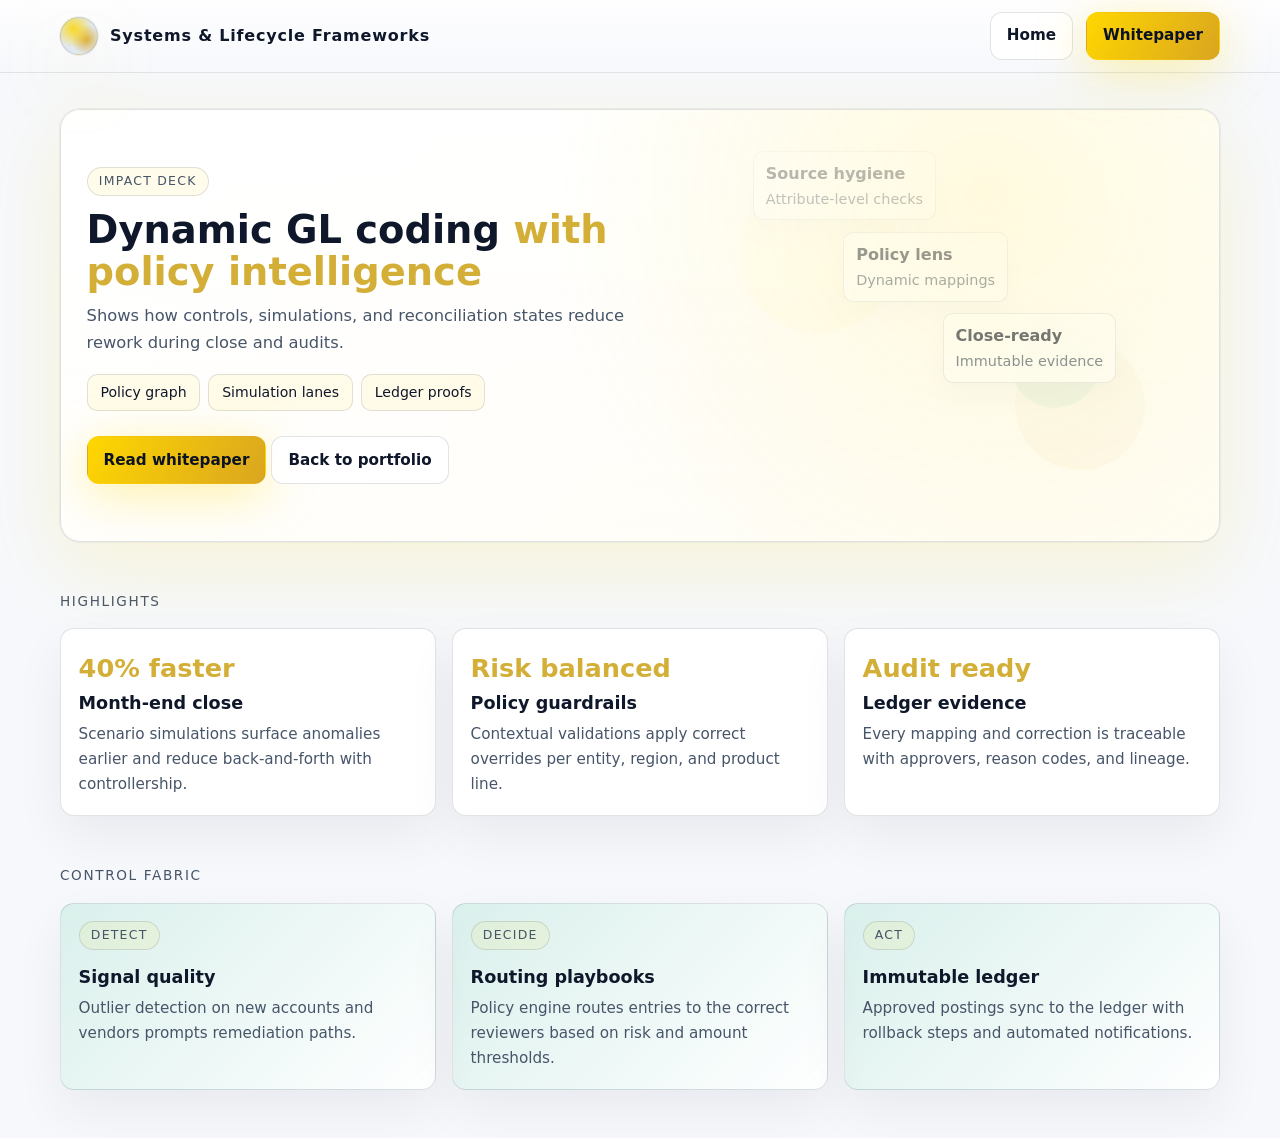
<file: gl-coding-impact.html>
<!DOCTYPE html>
<html lang="en">
<head>
  <meta charset="UTF-8">
  <title>GL Coding – Impact Visual</title>
  <meta name="viewport" content="width=device-width, initial-scale=1">
  <meta http-equiv="Cache-Control" content="no-cache, no-store, must-revalidate">
  <meta http-equiv="Pragma" content="no-cache">
  <meta http-equiv="Expires" content="0">
  <link rel="stylesheet" href="theme.css">
  <style>
    .matrix { display: grid; grid-template-columns: repeat(auto-fit, minmax(240px, 1fr)); gap: 1rem; margin-top: 0.75rem; }
    .matrix .card { background: linear-gradient(135deg, rgba(16,185,129,0.12), rgba(255,255,255,0.95)); }
  </style>
</head>
<body>
  <div class="nav-shell">
    <nav class="top-nav">
      <div class="brand">
        <div class="orb"></div>
        <h1>Systems & Lifecycle Frameworks</h1>
      </div>
      <div class="nav-links">
        <a class="btn ghost" href="index.html">Home</a>
        <a class="btn primary" href="Gl Coding Whitepaper.html">Whitepaper</a>
      </div>
    </nav>
  </div>
  <main class="page-shell">
    <section class="hero">
      <div class="hero-left">
        <div class="pill">Impact deck</div>
        <h1>Dynamic GL coding <span>with policy intelligence</span></h1>
        <p>Shows how controls, simulations, and reconciliation states reduce rework during close and audits.</p>
        <div class="tags">
          <div class="tag">Policy graph</div>
          <div class="tag">Simulation lanes</div>
          <div class="tag">Ledger proofs</div>
        </div>
        <div class="cta-row">
          <a class="btn primary" href="Gl Coding Whitepaper.html">Read whitepaper</a>
          <a class="btn ghost" href="index.html#portfolio">Back to portfolio</a>
        </div>
      </div>
      <div class="hero-visual">
        <canvas class="scene" aria-hidden="true"></canvas>
        <div class="parallax">
          <div class="bubble"></div>
          <div class="bubble"></div>
          <div class="bubble"></div>
        </div>
        <div class="hero-legend">
          <div class="legend-item">Source hygiene <span>Attribute-level checks</span></div>
          <div class="legend-item">Policy lens <span>Dynamic mappings</span></div>
          <div class="legend-item">Close-ready <span>Immutable evidence</span></div>
        </div>
      </div>
    </section>

    <div class="section-title">Highlights</div>
    <div class="grid">
      <div class="card">
        <div class="stat">40% faster</div>
        <h3>Month-end close</h3>
        <p>Scenario simulations surface anomalies earlier and reduce back-and-forth with controllership.</p>
      </div>
      <div class="card">
        <div class="stat">Risk balanced</div>
        <h3>Policy guardrails</h3>
        <p>Contextual validations apply correct overrides per entity, region, and product line.</p>
      </div>
      <div class="card">
        <div class="stat">Audit ready</div>
        <h3>Ledger evidence</h3>
        <p>Every mapping and correction is traceable with approvers, reason codes, and lineage.</p>
      </div>
    </div>

    <div class="section-title">Control fabric</div>
    <div class="matrix">
      <div class="card">
        <div class="pill">Detect</div>
        <h3>Signal quality</h3>
        <p>Outlier detection on new accounts and vendors prompts remediation paths.</p>
      </div>
      <div class="card">
        <div class="pill">Decide</div>
        <h3>Routing playbooks</h3>
        <p>Policy engine routes entries to the correct reviewers based on risk and amount thresholds.</p>
      </div>
      <div class="card">
        <div class="pill">Act</div>
        <h3>Immutable ledger</h3>
        <p>Approved postings sync to the ledger with rollback steps and automated notifications.</p>
      </div>
    </div>
  </main>
</body>
</html>
</file>
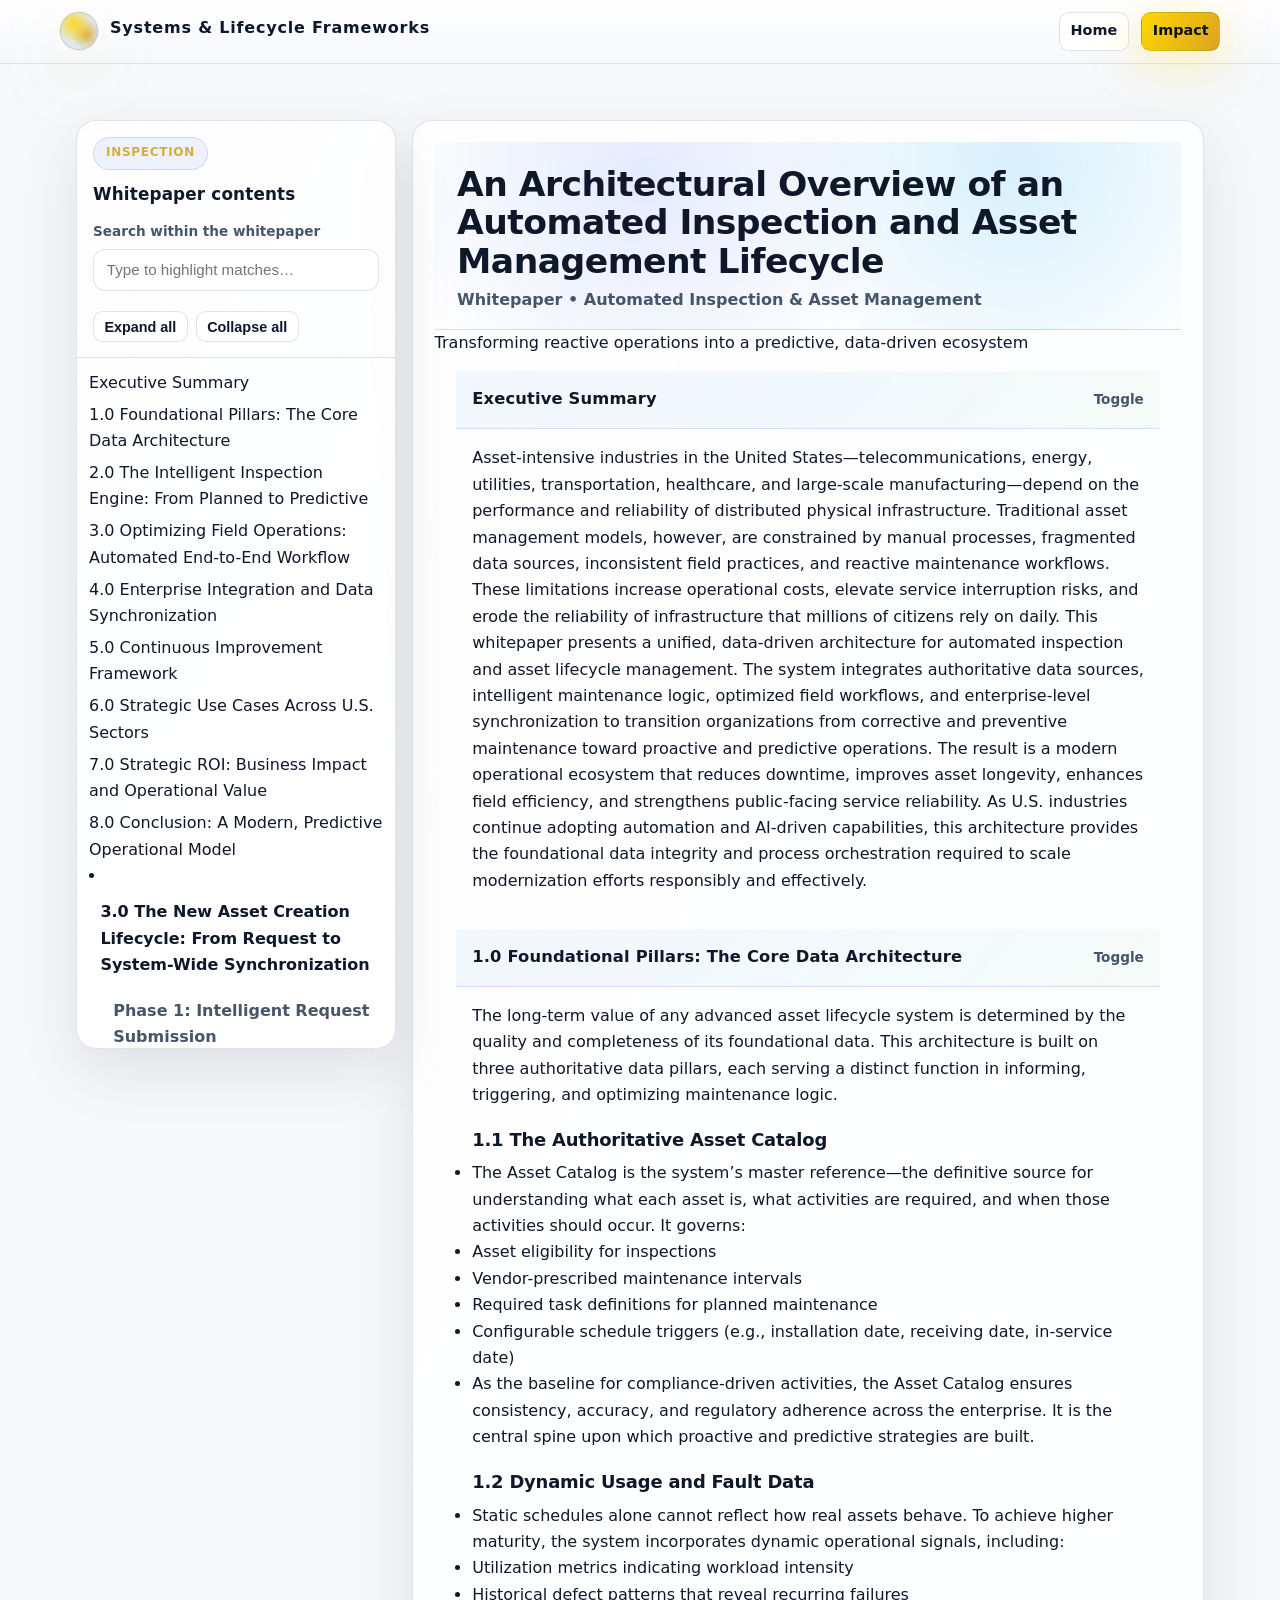
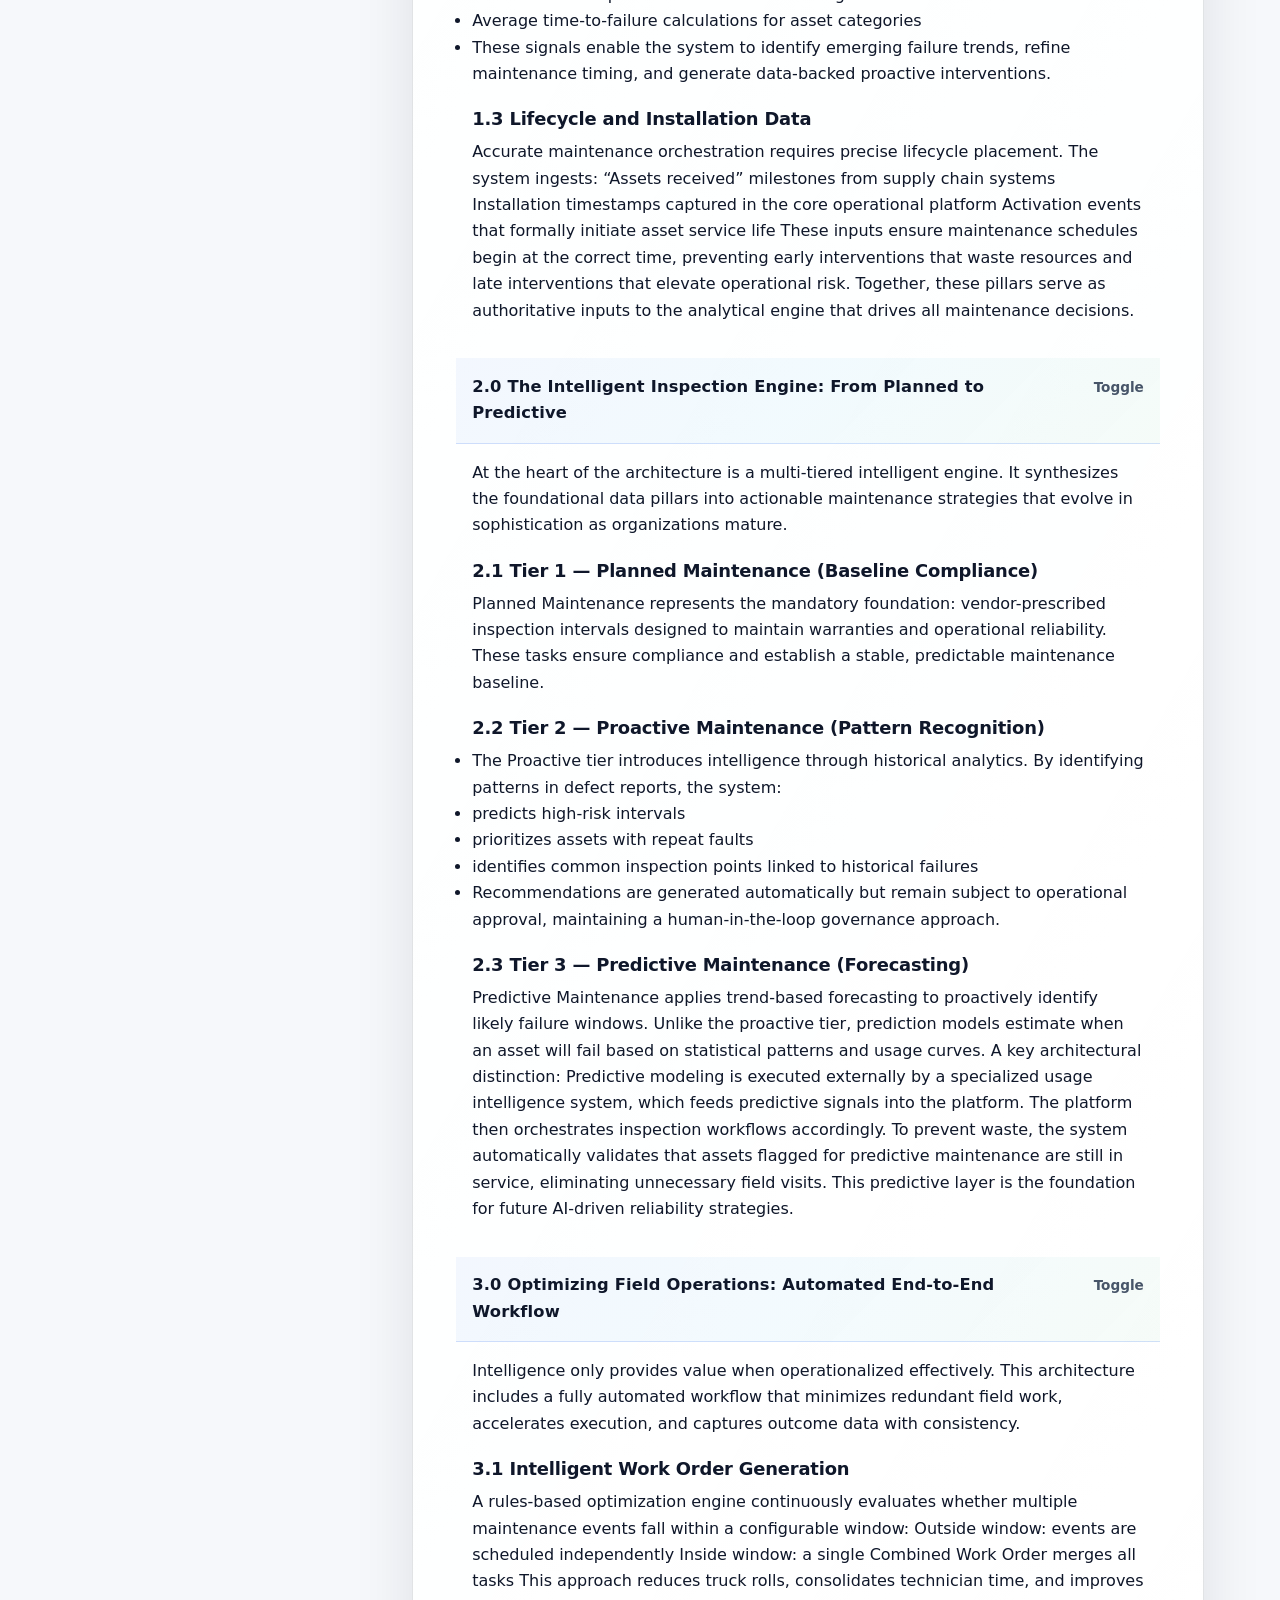
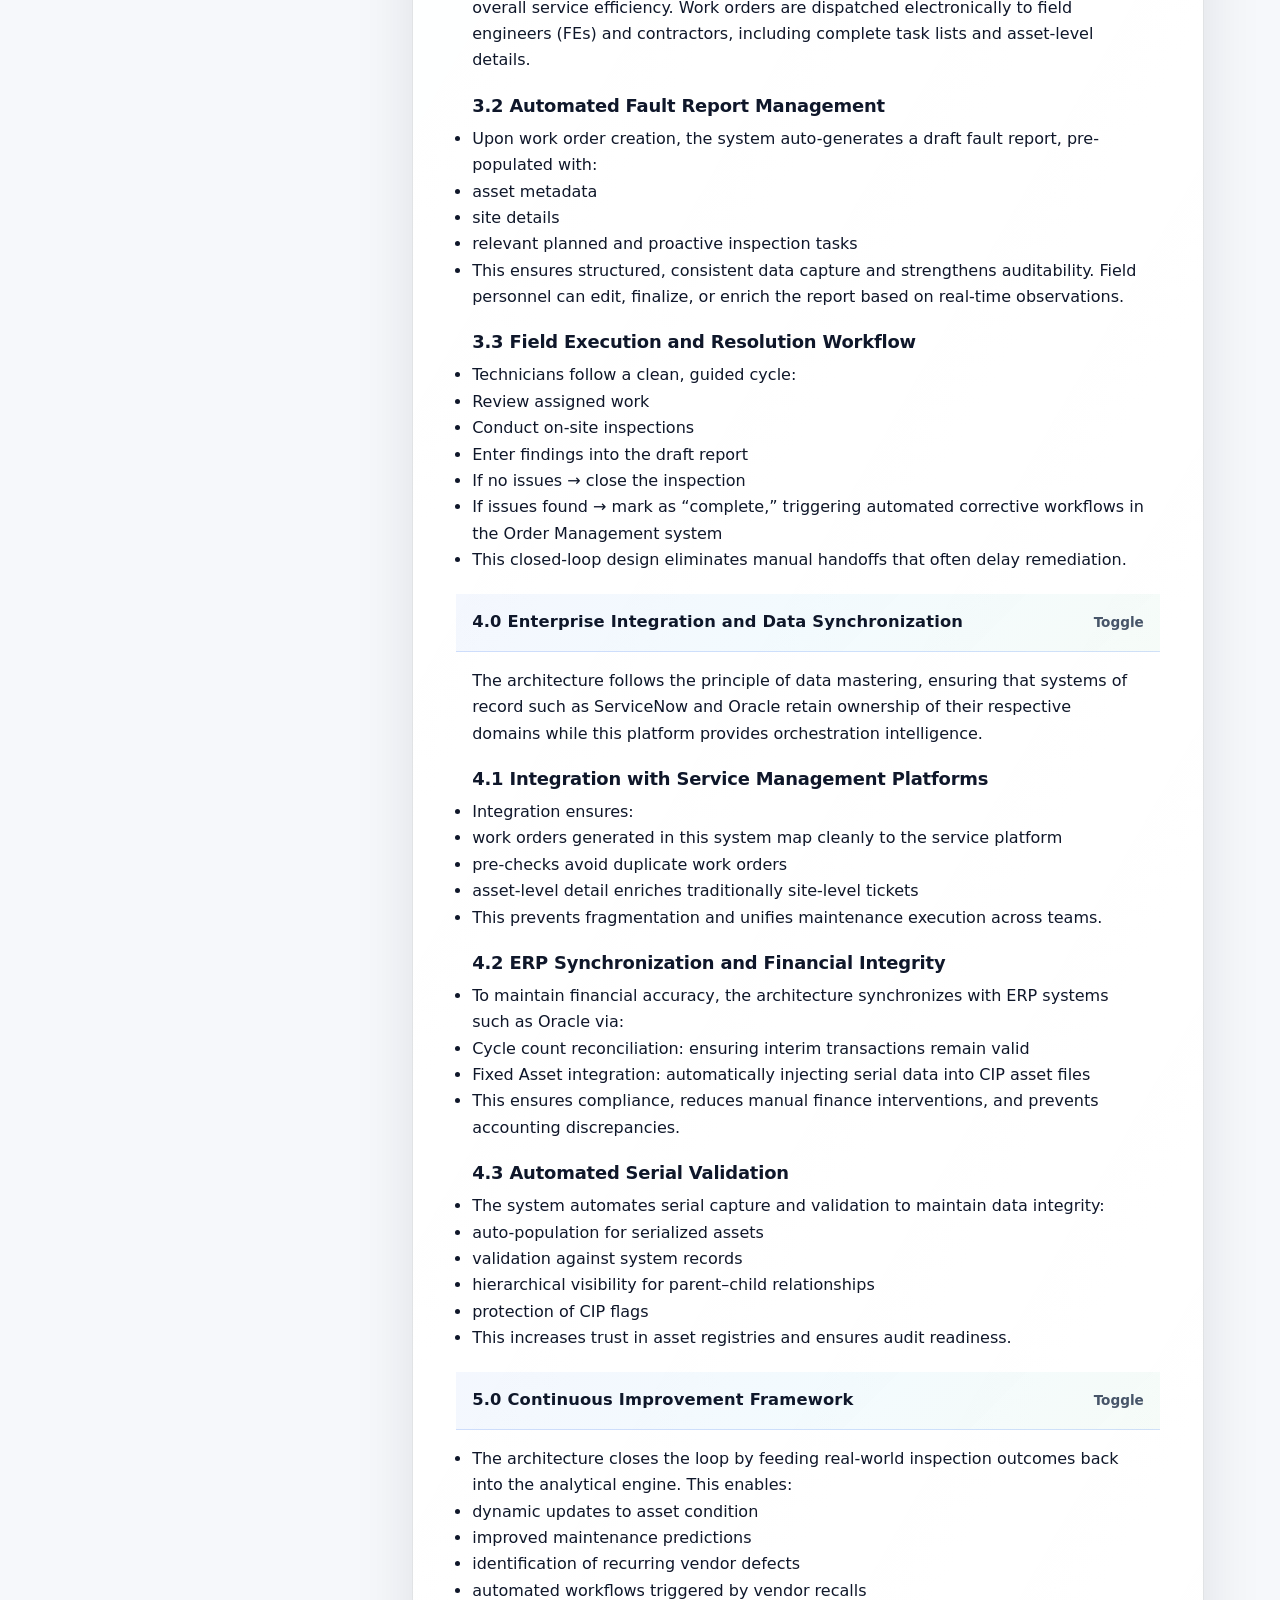
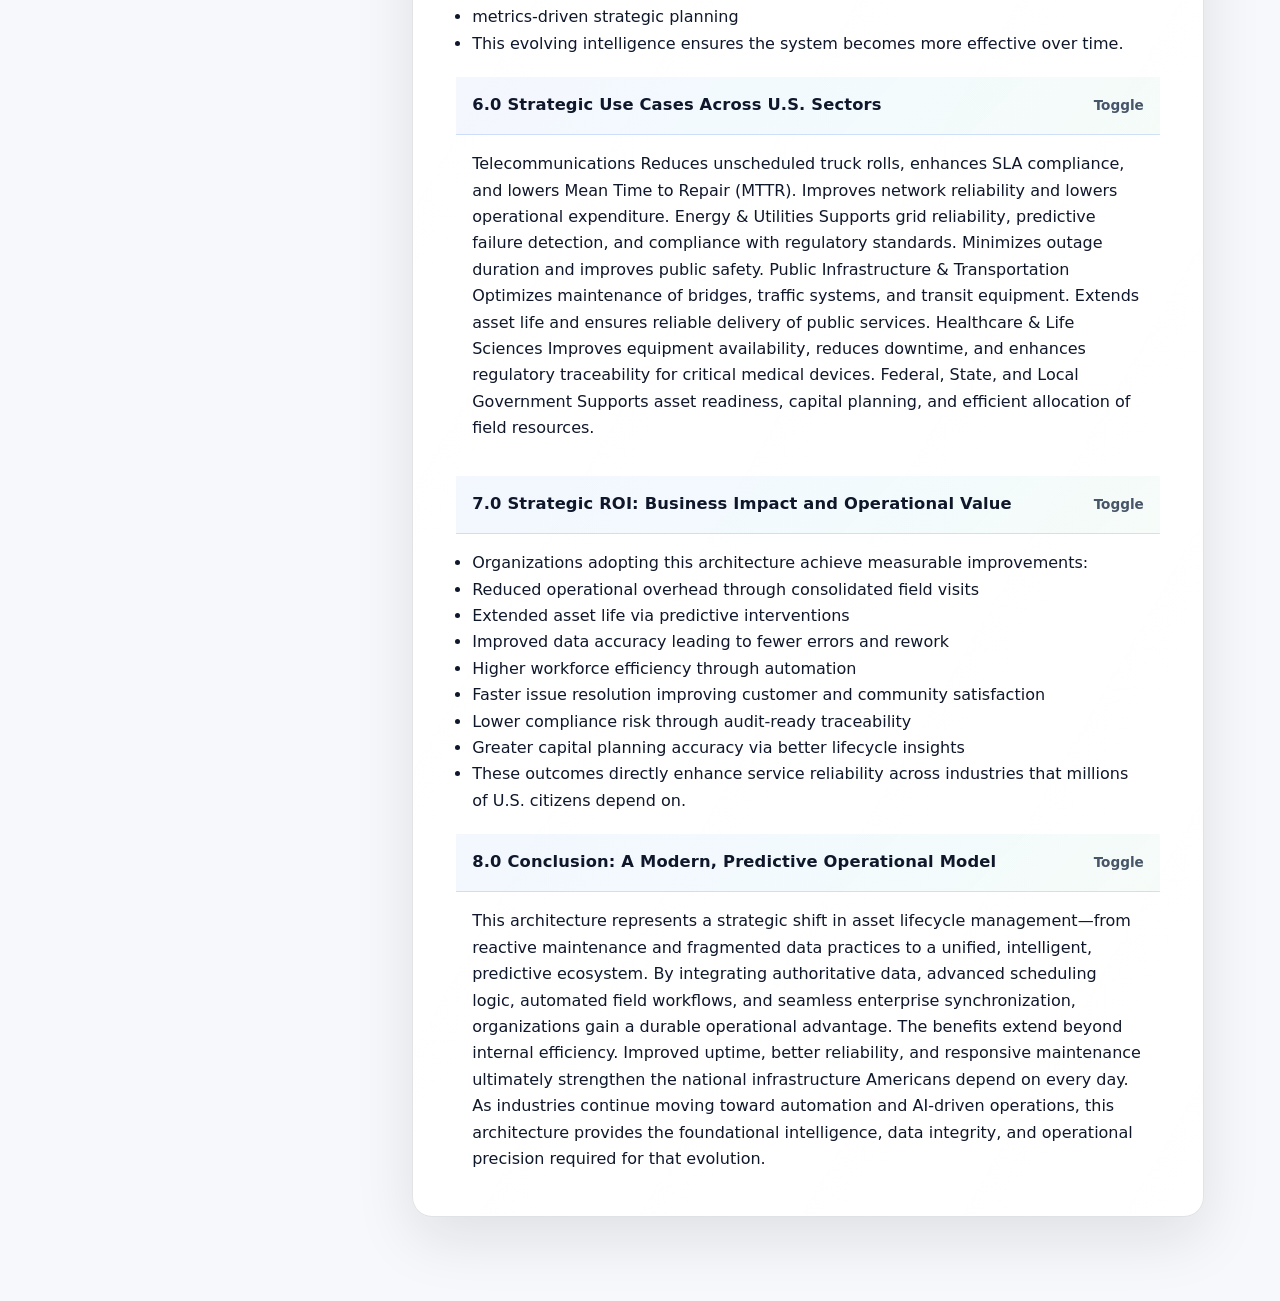
<file: inspection-whitepaper.html>
<!DOCTYPE html>

<html lang="en">
<head>
<meta charset="utf-8"/>
<meta content="width=device-width, initial-scale=1" name="viewport"/>
<title>Asset Catalog – Whitepaper</title>
<meta content="no-cache, no-store, must-revalidate" http-equiv="Cache-Control"/>
<meta content="no-cache" http-equiv="Pragma"/>
<meta content="0" http-equiv="Expires"/>
<link rel="stylesheet" href="theme.css"/>
<style>
    :root {
      --bg: #f6f8fb;
      --card: rgba(255,255,255,0.92);
      --card-solid: #ffffff;
      --panel: rgba(255, 255, 255, 0.9);
      --panel-solid: #ffffff;
      --border: rgba(12, 24, 44, 0.12);
      --border-hover: rgba(255, 215, 0, 0.35);
      --text: #0f172a;
      --muted: #475569;
      --accent: #d4af37;
      --accent2: #FFD700;
      --accent3: #10b981;
      --shadow: 0 22px 60px rgba(15, 23, 42, 0.10);
      --radius: 20px;
      --radius-sm: 14px;
      --max: 1180px;
      --sans: "Inter", system-ui, -apple-system, Segoe UI, Roboto, Helvetica, Arial;
    }

    * { box-sizing: border-box; }
    html { scroll-behavior: smooth; }
    body {
      margin: 0;
      font-family: var(--sans);
      color: var(--text);
      line-height: 1.65;
      background: var(--bg);
      -webkit-font-smoothing: antialiased;
    }

    a { color: inherit; text-decoration: none; }
    a:hover { text-decoration: underline; }

    .app {
      max-width: calc(var(--max) + 440px);
      margin: 0 auto;
      padding: 1.25rem 1rem 2.25rem;
      display: grid;
      grid-template-columns: 320px minmax(0, 1fr);
      gap: 1rem;
    }

    .nav {
      position: sticky;
      top: 1rem;
      align-self: start;
      border: 1px solid var(--border);
      background: linear-gradient(120deg, rgba(255,255,255,0.84), rgba(255,255,255,0.96));
      border-radius: var(--radius);
      box-shadow: var(--shadow);
      overflow: hidden;
    }

    .nav-head {
      padding: 1rem 1rem 0.9rem;
      border-bottom: 1px solid var(--border);
      display: grid;
      gap: 0.7rem;
    }

    .badge {
      display: inline-flex;
      align-items: center;
      gap: 0.5rem;
      width: fit-content;
      padding: 0.35rem 0.75rem;
      border: 1px solid var(--border);
      border-radius: 999px;
      background: rgba(37,99,235,0.08);
      color: var(--accent);
      font-weight: 800;
      letter-spacing: 0.06em;
      text-transform: uppercase;
      font-size: 0.75rem;
    }

    .nav-title {
      font-size: 1.05rem;
      font-weight: 800;
      letter-spacing: 0.01em;
    }

    .search {
      display: grid;
      gap: 0.45rem;
    }
    .search label {
      font-size: 0.85rem;
      color: var(--muted);
      font-weight: 700;
    }
    .search input {
      width: 100%;
      padding: 0.7rem 0.8rem;
      border-radius: 12px;
      border: 1px solid var(--border);
      outline: none;
      background: rgba(255,255,255,0.96);
      font-size: 0.95rem;
    }
    .search input:focus {
      border-color: rgba(37,99,235,0.55);
      box-shadow: 0 0 0 4px rgba(37,99,235,0.10);
    }

    .nav-body {
      padding: 0.75rem 0.75rem 1rem;
      max-height: calc(100vh - 210px);
      overflow: auto;
    }

    .nav-list {
      list-style: none;
      padding: 0;
      margin: 0;
      display: grid;
      gap: 0.35rem;
    }
    .nav-h2 > a {
      display: block;
      padding: 0.55rem 0.65rem;
      border-radius: 12px;
      font-weight: 800;
      color: var(--text);
      border: 1px solid transparent;
    }
    .nav-h2 > a:hover {
      border-color: rgba(37,99,235,0.25);
      background: rgba(37,99,235,0.06);
      text-decoration: none;
    }

    .nav-h3 {
      list-style: none;
      padding: 0.15rem 0 0.4rem 0.85rem;
      margin: 0;
      display: grid;
      gap: 0.2rem;
    }
    .nav-h3 a {
      display: block;
      padding: 0.4rem 0.6rem;
      border-radius: 10px;
      color: var(--muted);
      font-weight: 650;
      border: 1px solid transparent;
    }
    .nav-h3 a:hover {
      border-color: rgba(14,165,233,0.28);
      background: rgba(14,165,233,0.06);
      text-decoration: none;
      color: var(--text);
    }

    .content {
      border: 1px solid var(--border);
      background: linear-gradient(120deg, rgba(255,255,255,0.86), rgba(255,255,255,0.96));
      border-radius: var(--radius);
      box-shadow: var(--shadow);
      overflow: hidden;
    }

    .content-inner {
      padding: 1.35rem 1.35rem 0.6rem;
    }

    .paper-head {
      padding: 1.4rem 1.4rem 1rem;
      background: radial-gradient(circle at 78% 12%, rgba(14,165,233,0.16), transparent 42%),
                  radial-gradient(circle at 28% 18%, rgba(37,99,235,0.12), transparent 46%);
      border-bottom: 1px solid var(--border);
    }

    h1 {
      margin: 0 0 0.4rem;
      font-size: clamp(1.8rem, 2.7vw, 2.6rem);
      line-height: 1.12;
      letter-spacing: -0.015em;
    }
    .meta {
      margin: 0;
      color: var(--muted);
      font-weight: 650;
    }

    .paper-section {
      padding: 0 1.35rem 1rem;
    }

    .section-details {
      border: 1px solid var(--border);
      background: var(--card-solid);
      border-radius: var(--radius);
      box-shadow: 0 14px 44px rgba(15,23,42,0.06);
      overflow: hidden;
    }

    .section-summary {
      cursor: pointer;
      list-style: none;
      padding: 0.95rem 1rem;
      display: flex;
      align-items: baseline;
      justify-content: space-between;
      gap: 1rem;
      border-bottom: 1px solid var(--border);
      background: linear-gradient(135deg, rgba(37,99,235,0.05), rgba(14,165,233,0.05), rgba(22,163,74,0.04));
    }
    details[open] .section-summary { border-bottom-color: rgba(37,99,235,0.18); }

    .sum-title {
      font-weight: 900;
      font-size: 1.02rem;
      letter-spacing: 0.01em;
    }
    .sum-hint {
      font-size: 0.85rem;
      color: var(--muted);
      font-weight: 700;
      white-space: nowrap;
    }

    .section-body {
      padding: 1rem 1rem 0.25rem;
    }
    /* avoid duplicate visible H2 (the anchor still exists) */
    .section-body h2 {
      position: absolute;
      left: -9999px;
      width: 1px;
      height: 1px;
      overflow: hidden;
    }

    h3 {
      margin: 1.05rem 0 0.35rem;
      font-size: 1.12rem;
      letter-spacing: -0.01em;
    }

    p {
      margin: 0 0 0.9rem;
      color: var(--text);
    }

    .def-list {
      margin: 0.75rem 0 1rem;
      padding: 0.75rem;
      border-radius: var(--radius-sm);
      border: 1px solid var(--border);
      background: linear-gradient(140deg, rgba(37,99,235,0.04), rgba(22,163,74,0.04));
    }
    .def-list dt {
      font-weight: 900;
      margin-top: 0.6rem;
    }
    .def-list dt:first-child { margin-top: 0; }
    .def-list dd {
      margin: 0.15rem 0 0;
      color: var(--muted);
      font-weight: 600;
    }

    .inline-label {
      margin: 0.95rem 0 0.5rem;
      font-size: 0.95rem;
      letter-spacing: 0.01em;
      color: var(--text);
      font-weight: 900;
    }

    .table-wrap {
      border: 1px solid var(--border);
      border-radius: var(--radius-sm);
      overflow: auto;
      background: #fff;
      box-shadow: inset 0 0 0 1px rgba(15,23,42,0.02);
      margin: 0 0 1rem;
    }
    .data-table {
      width: 100%;
      border-collapse: collapse;
      min-width: 520px;
    }
    .data-table th, .data-table td {
      text-align: left;
      vertical-align: top;
      padding: 0.75rem 0.85rem;
      border-bottom: 1px solid var(--border);
      font-size: 0.95rem;
    }
    .data-table th {
      position: sticky;
      top: 0;
      background: #f6f9ff;
      z-index: 1;
      font-weight: 900;
    }
    .data-table td {
      color: var(--muted);
      font-weight: 650;
    }
    .data-table tr:last-child td { border-bottom: none; }

    mark {
      background: rgba(14,165,233,0.22);
      padding: 0.06rem 0.14rem;
      border-radius: 6px;
    }

    .footer {
      padding: 1rem 1.35rem 1.35rem;
      border-top: 1px solid var(--border);
      color: var(--muted);
      font-weight: 650;
    }

    .footer .mini {
      display: flex;
      gap: 0.6rem;
      flex-wrap: wrap;
      align-items: center;
    }
    .chip {
      border: 1px solid var(--border);
      background: rgba(15,23,42,0.03);
      padding: 0.28rem 0.6rem;
      border-radius: 999px;
      font-size: 0.85rem;
      font-weight: 750;
      color: var(--text);
    }

    @media (max-width: 1040px) {
      .app { grid-template-columns: 1fr; }
      .nav { position: relative; top: auto; }
      .nav-body { max-height: none; }
    }

    @media print {
      body { background: #fff; }
      .app { max-width: 100%; padding: 0; }
      .nav { display: none; }
      .content { box-shadow: none; border: none; }
      .section-details { box-shadow: none; }
      details { break-inside: avoid; }
      details > summary { display: none; }
      details .section-body h2 { position: static; width: auto; height: auto; left: auto; overflow: visible; }
    }
  
    .nav-controls{
      display:flex;
      gap:0.5rem;
      margin-top:0.6rem;
      flex-wrap:wrap;
    }
    .btn{
      appearance:none;
      border:1px solid var(--border);
      background: var(--card);
      color: var(--text);
      padding:0.4rem 0.65rem;
      border-radius:0.6rem;
      font-size:0.9rem;
      cursor:pointer;
    }
    .btn:hover{ background: var(--card-solid); }

  </style>
</head>
<body>
  <div class="nav-shell">
    <nav class="top-nav">
      <div class="brand">
        <div class="orb"></div>
        <h1>Systems & Lifecycle Frameworks</h1>
      </div>
      <div class="nav-links">
        <a class="btn ghost" href="index.html">Home</a>
        <a class="btn primary" href="inspection-impact.html">Impact</a>
      </div>
    </nav>
  </div>
  <main class="page-shell">
  <div class="app">
<aside aria-label="Whitepaper navigation" class="nav">
<div class="nav-head">
<div class="badge">Inspection</div>
<div class="nav-title">Whitepaper contents</div>
<div class="search">
<label for="q">Search within the whitepaper</label>
<input autocomplete="off" id="q" placeholder="Type to highlight matches…" type="search"/>
</div><div class="nav-controls"><button class="btn" id="expandAll" type="button">Expand all</button><button class="btn" id="collapseAll" type="button">Collapse all</button></div>
</div>
<div class="nav-body">
<ul class="nav-list"><li><a href="#executive-summary">Executive Summary</a></li><li><a href="#1-0-foundational-pillars-the-core-data-architecture">1.0 Foundational Pillars: The Core Data Architecture</a></li><li><a href="#2-0-the-intelligent-inspection-engine-from-planned-to-predic">2.0 The Intelligent Inspection Engine: From Planned to Predictive</a></li><li><a href="#3-0-optimizing-field-operations-automated-end-to-end-workflo">3.0 Optimizing Field Operations: Automated End-to-End Workflow</a></li><li><a href="#4-0-enterprise-integration-and-data-synchronization">4.0 Enterprise Integration and Data Synchronization</a></li><li><a href="#5-0-continuous-improvement-framework">5.0 Continuous Improvement Framework</a></li><li><a href="#6-0-strategic-use-cases-across-u-s-sectors">6.0 Strategic Use Cases Across U.S. Sectors</a></li><li><a href="#7-0-strategic-roi-business-impact-and-operational-value">7.0 Strategic ROI: Business Impact and Operational Value</a></li><li><a href="#8-0-conclusion-a-modern-predictive-operational-model">8.0 Conclusion: A Modern, Predictive Operational Model</a></li></ul>
<li class="nav-h2"><a href="#30-the-new-asset-creation-lifecycle-from-request-to-system-wide-synchronization">3.0 The New Asset Creation Lifecycle: From Request to System-Wide Synchronization</a>
<ul class="nav-h3">
<li><a href="#phase-1-intelligent-request-submission">Phase 1: Intelligent Request Submission</a></li>
<li><a href="#phase-2-dynamic-approval-and-governance">Phase 2: Dynamic Approval and Governance</a></li>
<li><a href="#phase-3-automated-multi-system-integration-and-orchestration">Phase 3: Automated Multi-System Integration and Orchestration</a></li>
</ul>
</li>
<li class="nav-h2"><a href="#40-the-asset-update-lifecycle-a-targeted-and-efficient-workflow">4.0 The Asset Update Lifecycle: A Targeted and Efficient Workflow</a>
<ul class="nav-h3">
<li><a href="#initiating-and-scoping-an-update-request">Initiating and Scoping an Update Request</a></li>
<li><a href="#context-aware-approval-routing">Context-Aware Approval Routing</a></li>
<li><a href="#intelligent-post-approval-synchronization">Intelligent Post-Approval Synchronization</a></li>
</ul>
</li>
<li class="nav-h2"><a href="#50-ensuring-data-integrity-across-the-enterprise">5.0 Ensuring Data Integrity Across the Enterprise</a>
<ul class="nav-h3">
<li><a href="#propagation-of-data-to-in-flight-documents">Propagation of Data to In-Flight Documents</a></li>
<li><a href="#centralized-visibility-and-auditing">Centralized Visibility and Auditing</a></li>
</ul>
</li>
<li class="nav-h2"><a href="#60-strategic-implications-for-us-industrial-sectors">6.0 Strategic Implications for U.S. Industrial Sectors</a>
</li>
<li class="nav-h2"><a href="#70-conclusion">7.0 Conclusion</a>
</li>
</div>
</aside>
<main aria-label="Whitepaper content" class="content">
<div class="content-inner">
<div class="paper-head">
<h1 id="an-architectural-overview-of-an-automated-inspection-and-asset-management-lifecycle">An Architectural Overview of an Automated Inspection and Asset Management Lifecycle</h1>
<p class="meta">Whitepaper • Automated Inspection &amp; Asset Management</p>
</div>
<p>Transforming reactive operations into a predictive, data-driven ecosystem</p>
<section aria-labelledby="executive-summary" class="paper-section">
<details class="section" open=""><summary class="section-summary" id="executive-summary"><span class="sum-title">Executive Summary</span><span class="sum-hint">Toggle</span></summary><div class="section-body">
<p>Asset-intensive industries in the United States—telecommunications, energy, utilities, transportation, healthcare, and large-scale manufacturing—depend on the performance and reliability of distributed physical infrastructure. Traditional asset management models, however, are constrained by manual processes, fragmented data sources, inconsistent field practices, and reactive maintenance workflows. These limitations increase operational costs, elevate service interruption risks, and erode the reliability of infrastructure that millions of citizens rely on daily. This whitepaper presents a unified, data-driven architecture for automated inspection and asset lifecycle management. The system integrates authoritative data sources, intelligent maintenance logic, optimized field workflows, and enterprise-level synchronization to transition organizations from corrective and preventive maintenance toward proactive and predictive operations. The result is a modern operational ecosystem that reduces downtime, improves asset longevity, enhances field efficiency, and strengthens public-facing service reliability. As U.S. industries continue adopting automation and AI-driven capabilities, this architecture provides the foundational data integrity and process orchestration required to scale modernization efforts responsibly and effectively.</p>
</div></details></section>
<section aria-labelledby="1-0-foundational-pillars-the-core-data-architecture" class="paper-section">
<details class="section" open=""><summary class="section-summary" id="1-0-foundational-pillars-the-core-data-architecture"><span class="sum-title">1.0 Foundational Pillars: The Core Data Architecture</span><span class="sum-hint">Toggle</span></summary><div class="section-body">
<p>The long-term value of any advanced asset lifecycle system is determined by the quality and completeness of its foundational data. This architecture is built on three authoritative data pillars, each serving a distinct function in informing, triggering, and optimizing maintenance logic.</p>
<h3 id="1-1-the-authoritative-asset-catalog">1.1 The Authoritative Asset Catalog</h3>
<ul><li>The Asset Catalog is the system’s master reference—the definitive source for understanding what each asset is, what activities are required, and when those activities should occur. It governs:</li><li>Asset eligibility for inspections</li><li>Vendor-prescribed maintenance intervals</li><li>Required task definitions for planned maintenance</li><li>Configurable schedule triggers (e.g., installation date, receiving date, in-service date)</li><li>As the baseline for compliance-driven activities, the Asset Catalog ensures consistency, accuracy, and regulatory adherence across the enterprise. It is the central spine upon which proactive and predictive strategies are built.</li></ul>
<h3 id="1-2-dynamic-usage-and-fault-data">1.2 Dynamic Usage and Fault Data</h3>
<ul><li>Static schedules alone cannot reflect how real assets behave. To achieve higher maturity, the system incorporates dynamic operational signals, including:</li><li>Utilization metrics indicating workload intensity</li><li>Historical defect patterns that reveal recurring failures</li><li>Average time-to-failure calculations for asset categories</li><li>These signals enable the system to identify emerging failure trends, refine maintenance timing, and generate data-backed proactive interventions.</li></ul>
<h3 id="1-3-lifecycle-and-installation-data">1.3 Lifecycle and Installation Data</h3>
<p>Accurate maintenance orchestration requires precise lifecycle placement. The system ingests: “Assets received” milestones from supply chain systems Installation timestamps captured in the core operational platform Activation events that formally initiate asset service life These inputs ensure maintenance schedules begin at the correct time, preventing early interventions that waste resources and late interventions that elevate operational risk. Together, these pillars serve as authoritative inputs to the analytical engine that drives all maintenance decisions.</p>
</div></details></section>
<section aria-labelledby="2-0-the-intelligent-inspection-engine-from-planned-to-predictive" class="paper-section">
<details class="section" open=""><summary class="section-summary" id="2-0-the-intelligent-inspection-engine-from-planned-to-predic"><span class="sum-title">2.0 The Intelligent Inspection Engine: From Planned to Predictive</span><span class="sum-hint">Toggle</span></summary><div class="section-body">
<p>At the heart of the architecture is a multi-tiered intelligent engine. It synthesizes the foundational data pillars into actionable maintenance strategies that evolve in sophistication as organizations mature.</p>
<h3 id="2-1-tier-1-planned-maintenance-baseline-compliance">2.1 Tier 1 — Planned Maintenance (Baseline Compliance)</h3>
<p>Planned Maintenance represents the mandatory foundation: vendor-prescribed inspection intervals designed to maintain warranties and operational reliability. These tasks ensure compliance and establish a stable, predictable maintenance baseline.</p>
<h3 id="2-2-tier-2-proactive-maintenance-pattern-recognition">2.2 Tier 2 — Proactive Maintenance (Pattern Recognition)</h3>
<ul><li>The Proactive tier introduces intelligence through historical analytics. By identifying patterns in defect reports, the system:</li><li>predicts high-risk intervals</li><li>prioritizes assets with repeat faults</li><li>identifies common inspection points linked to historical failures</li><li>Recommendations are generated automatically but remain subject to operational approval, maintaining a human-in-the-loop governance approach.</li></ul>
<h3 id="2-3-tier-3-predictive-maintenance-forecasting">2.3 Tier 3 — Predictive Maintenance (Forecasting)</h3>
<p>Predictive Maintenance applies trend-based forecasting to proactively identify likely failure windows. Unlike the proactive tier, prediction models estimate when an asset will fail based on statistical patterns and usage curves. A key architectural distinction: Predictive modeling is executed externally by a specialized usage intelligence system, which feeds predictive signals into the platform. The platform then orchestrates inspection workflows accordingly. To prevent waste, the system automatically validates that assets flagged for predictive maintenance are still in service, eliminating unnecessary field visits. This predictive layer is the foundation for future AI-driven reliability strategies.</p>
</div></details></section>
<section aria-labelledby="3-0-optimizing-field-operations-automated-end-to-end-workflow" class="paper-section">
<details class="section" open=""><summary class="section-summary" id="3-0-optimizing-field-operations-automated-end-to-end-workflo"><span class="sum-title">3.0 Optimizing Field Operations: Automated End-to-End Workflow</span><span class="sum-hint">Toggle</span></summary><div class="section-body">
<p>Intelligence only provides value when operationalized effectively. This architecture includes a fully automated workflow that minimizes redundant field work, accelerates execution, and captures outcome data with consistency.</p>
<h3 id="3-1-intelligent-work-order-generation">3.1 Intelligent Work Order Generation</h3>
<p>A rules-based optimization engine continuously evaluates whether multiple maintenance events fall within a configurable window: Outside window: events are scheduled independently Inside window: a single Combined Work Order merges all tasks This approach reduces truck rolls, consolidates technician time, and improves overall service efficiency. Work orders are dispatched electronically to field engineers (FEs) and contractors, including complete task lists and asset-level details.</p>
<h3 id="3-2-automated-fault-report-management">3.2 Automated Fault Report Management</h3>
<ul><li>Upon work order creation, the system auto-generates a draft fault report, pre-populated with:</li><li>asset metadata</li><li>site details</li><li>relevant planned and proactive inspection tasks</li><li>This ensures structured, consistent data capture and strengthens auditability. Field personnel can edit, finalize, or enrich the report based on real-time observations.</li></ul>
<h3 id="3-3-field-execution-and-resolution-workflow">3.3 Field Execution and Resolution Workflow</h3>
<ul><li>Technicians follow a clean, guided cycle:</li><li>Review assigned work</li><li>Conduct on-site inspections</li><li>Enter findings into the draft report</li><li>If no issues → close the inspection</li><li>If issues found → mark as “complete,” triggering automated corrective workflows in the Order Management system</li><li>This closed-loop design eliminates manual handoffs that often delay remediation.</li></ul>
</div></details></section>
<section aria-labelledby="4-0-enterprise-integration-and-data-synchronization" class="paper-section">
<details class="section" open=""><summary class="section-summary" id="4-0-enterprise-integration-and-data-synchronization"><span class="sum-title">4.0 Enterprise Integration and Data Synchronization</span><span class="sum-hint">Toggle</span></summary><div class="section-body">
<p>The architecture follows the principle of data mastering, ensuring that systems of record such as ServiceNow and Oracle retain ownership of their respective domains while this platform provides orchestration intelligence.</p>
<h3 id="4-1-integration-with-service-management-platforms">4.1 Integration with Service Management Platforms</h3>
<ul><li>Integration ensures:</li><li>work orders generated in this system map cleanly to the service platform</li><li>pre-checks avoid duplicate work orders</li><li>asset-level detail enriches traditionally site-level tickets</li><li>This prevents fragmentation and unifies maintenance execution across teams.</li></ul>
<h3 id="4-2-erp-synchronization-and-financial-integrity">4.2 ERP Synchronization and Financial Integrity</h3>
<ul><li>To maintain financial accuracy, the architecture synchronizes with ERP systems such as Oracle via:</li><li>Cycle count reconciliation: ensuring interim transactions remain valid</li><li>Fixed Asset integration: automatically injecting serial data into CIP asset files</li><li>This ensures compliance, reduces manual finance interventions, and prevents accounting discrepancies.</li></ul>
<h3 id="4-3-automated-serial-validation">4.3 Automated Serial Validation</h3>
<ul><li>The system automates serial capture and validation to maintain data integrity:</li><li>auto-population for serialized assets</li><li>validation against system records</li><li>hierarchical visibility for parent–child relationships</li><li>protection of CIP flags</li><li>This increases trust in asset registries and ensures audit readiness.</li></ul>
</div></details></section>
<section aria-labelledby="5-0-continuous-improvement-framework" class="paper-section">
<details class="section" open=""><summary class="section-summary" id="5-0-continuous-improvement-framework"><span class="sum-title">5.0 Continuous Improvement Framework</span><span class="sum-hint">Toggle</span></summary><div class="section-body">
<ul><li>The architecture closes the loop by feeding real-world inspection outcomes back into the analytical engine. This enables:</li><li>dynamic updates to asset condition</li><li>improved maintenance predictions</li><li>identification of recurring vendor defects</li><li>automated workflows triggered by vendor recalls</li><li>metrics-driven strategic planning</li><li>This evolving intelligence ensures the system becomes more effective over time.</li></ul>
</div></details></section>
<section aria-labelledby="6-0-strategic-use-cases-across-u-s-sectors" class="paper-section">
<details class="section" open=""><summary class="section-summary" id="6-0-strategic-use-cases-across-u-s-sectors"><span class="sum-title">6.0 Strategic Use Cases Across U.S. Sectors</span><span class="sum-hint">Toggle</span></summary><div class="section-body">
<p>Telecommunications Reduces unscheduled truck rolls, enhances SLA compliance, and lowers Mean Time to Repair (MTTR). Improves network reliability and lowers operational expenditure. Energy &amp; Utilities Supports grid reliability, predictive failure detection, and compliance with regulatory standards. Minimizes outage duration and improves public safety. Public Infrastructure &amp; Transportation Optimizes maintenance of bridges, traffic systems, and transit equipment. Extends asset life and ensures reliable delivery of public services. Healthcare &amp; Life Sciences Improves equipment availability, reduces downtime, and enhances regulatory traceability for critical medical devices. Federal, State, and Local Government Supports asset readiness, capital planning, and efficient allocation of field resources.</p>
</div></details></section>
<section aria-labelledby="7-0-strategic-roi-business-impact-and-operational-value" class="paper-section">
<details class="section" open=""><summary class="section-summary" id="7-0-strategic-roi-business-impact-and-operational-value"><span class="sum-title">7.0 Strategic ROI: Business Impact and Operational Value</span><span class="sum-hint">Toggle</span></summary><div class="section-body">
<ul><li>Organizations adopting this architecture achieve measurable improvements:</li><li>Reduced operational overhead through consolidated field visits</li><li>Extended asset life via predictive interventions</li><li>Improved data accuracy leading to fewer errors and rework</li><li>Higher workforce efficiency through automation</li><li>Faster issue resolution improving customer and community satisfaction</li><li>Lower compliance risk through audit-ready traceability</li><li>Greater capital planning accuracy via better lifecycle insights</li><li>These outcomes directly enhance service reliability across industries that millions of U.S. citizens depend on.</li></ul>
</div></details></section>
<section aria-labelledby="8-0-conclusion-a-modern-predictive-operational-model" class="paper-section">
<details class="section" open=""><summary class="section-summary" id="8-0-conclusion-a-modern-predictive-operational-model"><span class="sum-title">8.0 Conclusion: A Modern, Predictive Operational Model</span><span class="sum-hint">Toggle</span></summary><div class="section-body">
<p>This architecture represents a strategic shift in asset lifecycle management—from reactive maintenance and fragmented data practices to a unified, intelligent, predictive ecosystem. By integrating authoritative data, advanced scheduling logic, automated field workflows, and seamless enterprise synchronization, organizations gain a durable operational advantage. The benefits extend beyond internal efficiency. Improved uptime, better reliability, and responsive maintenance ultimately strengthen the national infrastructure Americans depend on every day. As industries continue moving toward automation and AI-driven operations, this architecture provides the foundational intelligence, data integrity, and operational precision required for that evolution.</p>
</div></details></section>
</div>
</main>
</div>
<script>
    // Simple in-page highlighter (no text removal; only wraps matches in <mark>).
    
    // Expand/collapse helpers
    const sections = () => Array.from(document.querySelectorAll('details.section'));
    const openAll = () => sections().forEach(d => d.open = true);
    const closeAll = () => sections().forEach(d => d.open = false);

    const btnExpand = document.getElementById('expandAll');
    const btnCollapse = document.getElementById('collapseAll');
    if (btnExpand) btnExpand.addEventListener('click', openAll);
    if (btnCollapse) btnCollapse.addEventListener('click', closeAll);

    // When searching, auto-open any section that contains a match so the highlight is visible
    const openMatchingSections = () => {
      document.querySelectorAll('details.section').forEach(d => {
        if (d.querySelector('mark')) d.open = true;
      });
    };

const input = document.getElementById('q');
    const root = document.querySelector('.content-inner');

    const SKIP = new Set(['SCRIPT', 'STYLE', 'MARK', 'NOSCRIPT']);

    function unwrapMarks() {
      root.querySelectorAll('mark').forEach(m => {
        const parent = m.parentNode;
        parent.replaceChild(document.createTextNode(m.textContent), m);
        parent.normalize();
      });
    }

    function walkTextNodes(node, callback) {
      const walker = document.createTreeWalker(node, NodeFilter.SHOW_TEXT, {
        acceptNode: (n) => {
          if (!n.nodeValue || !n.nodeValue.trim()) return NodeFilter.FILTER_REJECT;
          if (!n.parentElement) return NodeFilter.FILTER_REJECT;
          if (SKIP.has(n.parentElement.tagName)) return NodeFilter.FILTER_REJECT;
          return NodeFilter.FILTER_ACCEPT;
        }
      });
      let n;
      while ((n = walker.nextNode())) callback(n);
    }

    function highlight(query) {
      unwrapMarks();
      if (!query) return;

      const safe = query.replace(/[.*+?^${}()|[\]\\]/g, '\\$&');
      const re = new RegExp(safe, 'gi');

      walkTextNodes(root, (textNode) => {
        const text = textNode.nodeValue;
        const match = text.match(re);
        if (!match) return;

        const frag = document.createDocumentFragment();
        let last = 0;
        text.replace(re, (m, offset) => {
          if (offset > last) frag.appendChild(document.createTextNode(text.slice(last, offset)));
          const mark = document.createElement('mark');
          mark.textContent = text.slice(offset, offset + m.length);
          frag.appendChild(mark);
          last = offset + m.length;
        });
        if (last < text.length) frag.appendChild(document.createTextNode(text.slice(last)));
        textNode.parentNode.replaceChild(frag, textNode);
      });
    }

    let t;
    input.addEventListener('input', () => {
      clearTimeout(t);
      const q = input.value.trim();
      t = setTimeout(() => { highlight(q); openMatchingSections(); }, 120);
    });
  </script>
  </div>
  </main>
</body>
</html>
</file>
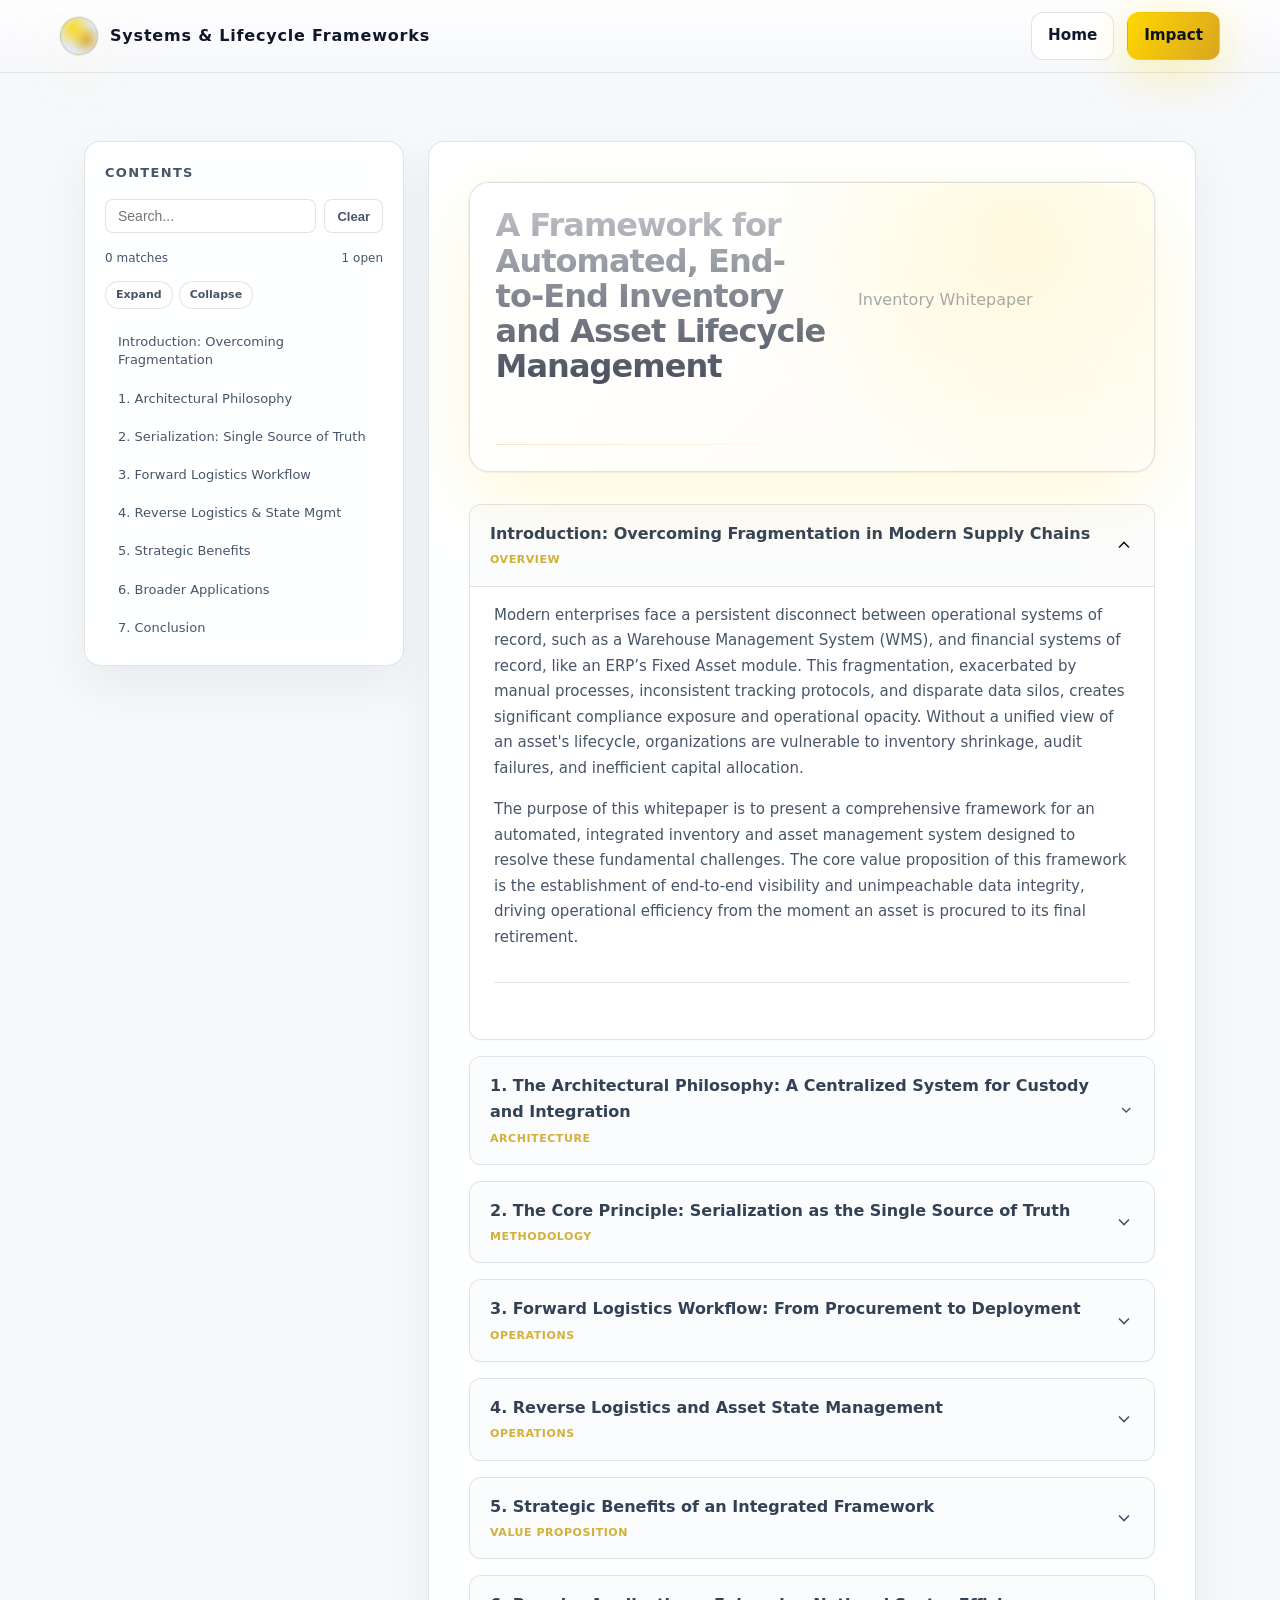
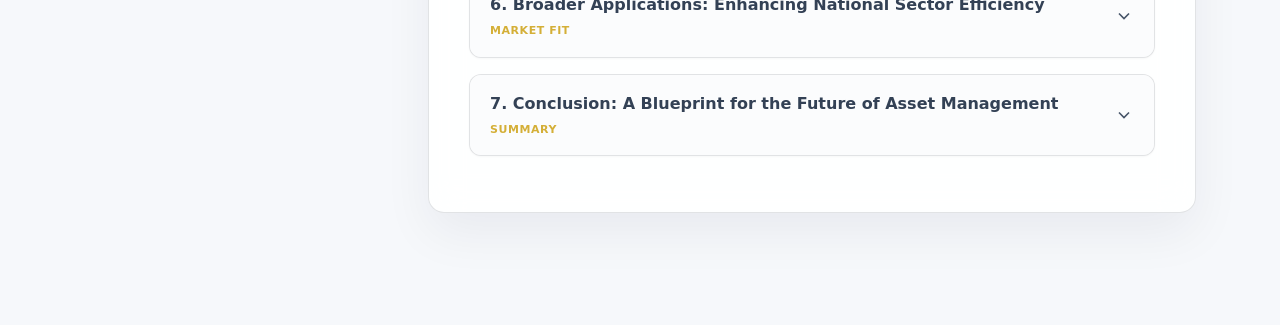
<file: inventory-whitepaper.html>
<!doctype html>
<html lang="en">
<head>
  <meta charset="utf-8" />
  <meta name="viewport" content="width=device-width,initial-scale=1" />
  <title>A Framework for Automated, End-to-End Inventory and Asset Lifecycle Management</title>
  <link rel="stylesheet" href="theme.css" />
  <style>
    :root {
      --bg: #f6f8fb;
      --panel: rgba(255, 255, 255, 0.9);
      --panel-solid: #ffffff;
      --text: #0f172a;
      --muted: #475569;
      --border: rgba(12, 24, 44, 0.12);
      --border-hover: rgba(255, 215, 0, 0.35);
      --shadow: 0 20px 50px rgba(12,24,44,0.06);
      --accent: #d4af37;
      --accent-bg: rgba(255, 215, 0, 0.12);
      --highlight: rgba(255, 215, 0, 0.18);
      --radius: 16px;
      --sans: "Inter", system-ui, -apple-system, Segoe UI, Roboto, Helvetica, Arial;
    }

    html, body {
      height: 100%;
      color: var(--text);
      font-family: var(--sans);
      margin: 0;
      -webkit-font-smoothing: antialiased;
    }

    a { color: inherit; text-decoration: none; }
    
    .shell {
      display: grid;
      grid-template-columns: 320px 1fr;
      gap: 24px;
      max-width: 1280px;
      margin: 0 auto;
      padding: 32px 24px 64px;
    }

    @media (max-width: 1024px) {
      .shell { grid-template-columns: 1fr; }
      .toc { position: relative; top: 0; margin-bottom: 20px; }
    }

    /* CARD STYLING */
    .card {
      background: var(--panel);
      border: 1px solid var(--border);
      border-radius: var(--radius);
      box-shadow: var(--shadow);
      backdrop-filter: blur(16px);
      -webkit-backdrop-filter: blur(16px);
    }

    /* TABLE OF CONTENTS */
    .toc {
      position: sticky;
      top: 24px;
      align-self: start;
      padding: 20px;
      display: flex;
      flex-direction: column;
      max-height: calc(100vh - 48px);
    }

    .toc h2 {
      font-size: 13px;
      letter-spacing: 0.1em;
      text-transform: uppercase;
      margin: 0 0 16px;
      color: var(--muted);
      font-weight: 700;
    }

    /* SEARCH */
    .search {
      display: grid;
      grid-template-columns: 1fr auto;
      gap: 8px;
      margin-bottom: 16px;
    }

    .search input {
      width: 100%;
      padding: 8px 12px;
      border-radius: 8px;
      border: 1px solid var(--border);
      background: #ffffff;
      color: var(--text);
      font-size: 14px;
      transition: all 0.2s;
    }
    .search input:focus {
      outline: none;
      border-color: var(--accent);
      box-shadow: 0 0 0 3px var(--accent-bg);
    }

    .search button {
      padding: 8px 12px;
      border-radius: 8px;
      border: 1px solid var(--border);
      background: #ffffff;
      color: var(--muted);
      cursor: pointer;
      font-weight: 600;
      font-size: 13px;
    }
    .search button:hover {
      background: #f8fafc;
      color: var(--text);
      border-color: var(--border-hover);
    }

    .toc .meta {
      display: flex;
      gap: 12px;
      align-items: center;
      justify-content: space-between;
      margin-bottom: 12px;
      color: var(--muted);
      font-size: 12px;
      font-weight: 500;
    }

    .toc .actions {
      display: flex;
      gap: 6px;
      margin-bottom: 16px;
    }

    .chip {
      padding: 4px 10px;
      border-radius: 99px;
      border: 1px solid var(--border);
      background: rgba(255,255,255,0.5);
      color: var(--muted);
      font-size: 11px;
      font-weight: 600;
      cursor: pointer;
      transition: all 0.2s;
    }
    .chip:hover {
      background: #ffffff;
      color: var(--accent);
      border-color: var(--accent);
    }

    .toc-links {
      display: flex;
      flex-direction: column;
      gap: 4px;
      overflow-y: auto;
      padding-right: 4px;
    }
    .toc-links::-webkit-scrollbar { width: 4px; }
    .toc-links::-webkit-scrollbar-thumb { background: rgba(0,0,0,0.1); border-radius: 4px; }

    .toc-link {
      padding: 8px 10px;
      border-radius: 8px;
      border-left: 3px solid transparent;
      color: var(--muted);
      font-size: 13px;
      line-height: 1.4;
      transition: all 0.2s;
    }
    .toc-link:hover {
      background: rgba(255,255,255,0.6);
      color: var(--text);
    }
    .toc-link.active {
      background: var(--accent-bg);
      color: var(--accent);
      border-left-color: var(--accent);
      font-weight: 600;
    }

    /* MAIN CONTENT */
    .content { padding: 40px; }

    .hero { margin-bottom: 32px; }
    .hero h1 { margin: 0 0 8px; font-size: 32px; line-height: 1.1; letter-spacing: -0.03em; color: #0f172a; }
    .hero .subtitle { margin: 0; color: var(--muted); font-size: 16px; font-weight: 400; }
    .hero .rule { height: 1px; background: linear-gradient(90deg, var(--accent), transparent); margin-top: 20px; opacity: 0.3; }

    /* SECTIONS */
    details.section {
      margin-bottom: 16px;
      border-radius: 12px;
      border: 1px solid var(--border);
      background: #ffffff;
      overflow: hidden;
      box-shadow: 0 1px 2px rgba(0,0,0,0.03);
      transition: box-shadow 0.2s;
    }
    details.section:hover { box-shadow: 0 4px 12px rgba(0,0,0,0.05); }

    summary {
      list-style: none;
      cursor: pointer;
      padding: 16px 20px;
      display: flex;
      gap: 16px;
      align-items: center;
      justify-content: space-between;
      background: rgba(248, 250, 252, 0.5);
    }
    summary::-webkit-details-marker { display: none; }

    .sec-title { font-weight: 700; font-size: 16px; color: #334155; }
    .sec-kicker { font-size: 11px; text-transform: uppercase; letter-spacing: 0.05em; color: var(--accent); margin-top: 4px; font-weight: 600; }
    .chev { width: 20px; height: 20px; color: var(--muted); transition: transform 0.2s ease; }
    details[open] .chev { transform: rotate(180deg); color: var(--text); }

    .sec-body { padding: 0 24px 24px; border-top: 1px solid var(--border); color: #475569; }
    .sec-body p { margin: 16px 0; font-size: 15px; line-height: 1.7; }
    .sec-body h3 { margin: 24px 0 12px; font-size: 16px; color: #1e293b; font-weight: 700; }

    /* LISTS & TABLES */
    .wp-list, .wp-olist { margin: 16px 0 16px 20px; padding-left: 10px; }
    .wp-list li, .wp-olist li { margin-bottom: 8px; font-size: 15px; }
    .wp-hr { border: none; height: 1px; background: var(--border); margin: 32px 0; }
    .table-wrap { overflow-x: auto; border-radius: 8px; border: 1px solid var(--border); margin: 20px 0; }
    table.wp-table { width: 100%; border-collapse: collapse; min-width: 600px; background: #ffffff; }
    .wp-table th { text-align: left; background: #f1f5f9; padding: 12px 16px; font-size: 13px; font-weight: 600; color: #475569; border-bottom: 1px solid var(--border); }
    .wp-table td { padding: 12px 16px; border-bottom: 1px solid var(--border); font-size: 14px; }
    .wp-table tr:last-child td { border-bottom: none; }

    mark { background: var(--highlight); color: #0f172a; padding: 0 2px; border-radius: 4px; }
  </style>
</head>
<body>
  <div class="nav-shell">
    <nav class="top-nav">
      <div class="brand">
        <div class="orb"></div>
        <h1>Systems & Lifecycle Frameworks</h1>
      </div>
      <div class="nav-links">
        <a class="btn ghost" href="index.html">Home</a>
        <a class="btn primary" href="inventory-impact.html">Impact</a>
      </div>
    </nav>
  </div>
  <main class="page-shell">
  <div class="shell">
    
    <aside class="toc card" aria-label="Contents">
      <h2>Contents</h2>
      <div class="search" role="search">
        <input id="searchBox" type="search" placeholder="Search..." aria-label="Search text" />
        <button id="clearBtn" type="button" title="Clear">Clear</button>
      </div>
      <div class="meta">
        <span id="matchMeta">0 matches</span>
        <span id="openMeta">0 open</span>
      </div>
      <div class="actions">
        <div class="chip" id="expandAll" role="button" tabindex="0">Expand</div>
        <div class="chip" id="collapseAll" role="button" tabindex="0">Collapse</div>
      </div>
      <nav class="toc-links" id="tocLinks">
        <a class='toc-link' href='#intro' data-target='intro'>Introduction: Overcoming Fragmentation</a>
        <a class='toc-link' href='#sec-1' data-target='sec-1'>1. Architectural Philosophy</a>
        <a class='toc-link' href='#sec-2' data-target='sec-2'>2. Serialization: Single Source of Truth</a>
        <a class='toc-link' href='#sec-3' data-target='sec-3'>3. Forward Logistics Workflow</a>
        <a class='toc-link' href='#sec-4' data-target='sec-4'>4. Reverse Logistics &amp; State Mgmt</a>
        <a class='toc-link' href='#sec-5' data-target='sec-5'>5. Strategic Benefits</a>
        <a class='toc-link' href='#sec-6' data-target='sec-6'>6. Broader Applications</a>
        <a class='toc-link' href='#sec-7' data-target='sec-7'>7. Conclusion</a>
      </nav>
    </aside>

    <main class="content card">
      <header class="hero">
        <h1>A Framework for Automated, End-to-End Inventory and Asset Lifecycle Management</h1>
        <p class="subtitle">Inventory Whitepaper</p>
        <div class="rule"></div>
      </header>

      <section id="sections">
        
        <details class="section" id="intro" open>
          <summary>
            <div>
              <div class="sec-title">Introduction: Overcoming Fragmentation in Modern Supply Chains</div>
              <div class="sec-kicker">Overview</div>
            </div>
            <svg class="chev" viewBox="0 0 24 24" fill="none" stroke="currentColor" stroke-width="2"><path d="M6 9l6 6 6-6"/></svg>
          </summary>
          <div class="sec-body">
            <p>Modern enterprises face a persistent disconnect between operational systems of record, such as a Warehouse Management System (WMS), and financial systems of record, like an ERP’s Fixed Asset module. This fragmentation, exacerbated by manual processes, inconsistent tracking protocols, and disparate data silos, creates significant compliance exposure and operational opacity. Without a unified view of an asset's lifecycle, organizations are vulnerable to inventory shrinkage, audit failures, and inefficient capital allocation.</p>
            <p>The purpose of this whitepaper is to present a comprehensive framework for an automated, integrated inventory and asset management system designed to resolve these fundamental challenges. The core value proposition of this framework is the establishment of end-to-end visibility and unimpeachable data integrity, driving operational efficiency from the moment an asset is procured to its final retirement.</p>
            <hr class='wp-hr' />
          </div>
        </details>
        
        <details class="section" id="sec-1">
          <summary>
            <div>
              <div class="sec-title">1. The Architectural Philosophy: A Centralized System for Custody and Integration</div>
              <div class="sec-kicker">Architecture</div>
            </div>
            <svg class="chev" viewBox="0 0 24 24" fill="none" stroke="currentColor" stroke-width="2"><path d="M6 9l6 6 6-6"/></svg>
          </summary>
          <div class="sec-body">
            <p>The strategic power of this framework lies in its architectural philosophy. It is not designed as a monolithic Enterprise Resource Planning (ERP) system that attempts to perform all functions, but rather as a central "custody tracking system" that serves as a powerful integration and orchestration layer. This system acts as a central hub, specifically engineered to ingest, consolidate, and synchronize data from the multiple specialized enterprise platforms that an organization relies upon.</p>
            
            

            <p>The system's primary role is to create a single, cohesive narrative for every asset by integrating data from various sources of truth across the enterprise. These integrated systems include:</p>
            <ul class='wp-list'>
              <li><strong>ERP System:</strong> The authoritative source for Purchase Orders (POs), overarching financial data, and the final capitalization status of assets.</li>
              <li><strong>Warehouse Management System (WMS):</strong> The source for all physical receipt data, kitting activities, and warehouse movements.</li>
              <li><strong>Fixed Assets (FA) Module:</strong> The official destination for capitalized asset data, managed within the ERP but architecturally distinct from the inventory module.</li>
              <li><strong>Planning &amp; Forecasting Systems:</strong> Platforms responsible for inventory lifecycle management, demand planning, and usage tracking.</li>
              <li><strong>Receiving &amp; Validation Systems:</strong> A designated receiving system or "warranty database" that serves as the ingestion point for capturing critical identity data like serial numbers and asset condition upon physical receipt.</li>
            </ul>
            <p>The strategic benefit of this integrated "system of systems" approach is profound. It ensures that operational events, such as the physical scan of an asset at a warehouse, are automatically reconciled with financial records in the ERP in near real-time.</p>
            <hr class='wp-hr' />
          </div>
        </details>
        
        <details class="section" id="sec-2">
          <summary>
            <div>
              <div class="sec-title">2. The Core Principle: Serialization as the Single Source of Truth</div>
              <div class="sec-kicker">Methodology</div>
            </div>
            <svg class="chev" viewBox="0 0 24 24" fill="none" stroke="currentColor" stroke-width="2"><path d="M6 9l6 6 6-6"/></svg>
          </summary>
          <div class="sec-body">
            <p>Serialization is the foundational principle of the entire framework. The assignment of a unique identifier to every critical asset serves as the immutable anchor for all subsequent tracking, validation, and auditing activities throughout its lifecycle.</p>
            
            

            <p>To maintain 100% tracking from day one for designated assets, the system automatically generates unique "dummy" serials as placeholders where needed. These placeholders can be updated with the actual serial number at a later scan point, ensuring that a complete chain of custody is maintained without interruption.</p>
            <h3>Key Serialization Controls and Their Impact</h3>
            <div class="table-wrap">
              <table class="wp-table">
                <thead>
                  <tr>
                    <th>Control Mechanism</th>
                    <th>Strategic Impact</th>
                  </tr>
                </thead>
                <tbody>
                  <tr>
                    <td><strong>ASN Cross-Validation</strong></td>
                    <td>Identifies vendor shipping discrepancies at the point of entry by comparing physically scanned serials against the vendor's Advance Ship Notice (ASN).</td>
                  </tr>
                  <tr>
                    <td><strong>Physical Scan as Source of Truth</strong></td>
                    <td>Corrects vendor shipping errors or ASN inaccuracies at the point of entry by designating the physical scan as the record of truth.</td>
                  </tr>
                  <tr>
                    <td><strong>Format Validation</strong></td>
                    <td>Prevents data conflicts by enforcing serial number format validation (e.g., RegEx) at every scan point.</td>
                  </tr>
                  <tr>
                    <td><strong>Parent-Child Validation</strong></td>
                    <td>Ensures integrity of kitted products by validating subcomponent serials match the master Bill of Materials (BOM).</td>
                  </tr>
                </tbody>
              </table>
            </div>
            <hr class='wp-hr' />
          </div>
        </details>
        
        <details class="section" id="sec-3">
          <summary>
            <div>
              <div class="sec-title">3. Forward Logistics Workflow: From Procurement to Deployment</div>
              <div class="sec-kicker">Operations</div>
            </div>
            <svg class="chev" viewBox="0 0 24 24" fill="none" stroke="currentColor" stroke-width="2"><path d="M6 9l6 6 6-6"/></svg>
          </summary>
          <div class="sec-body">
            <p>The forward logistics workflow is the critical first chapter in an asset’s lifecycle. This automated, event-driven process ensures that from the moment an asset is ordered, its journey is meticulously tracked, validated, and recorded.</p>
            
            

            <ol class='wp-olist'>
              <li><strong>Order Ingestion:</strong> The lifecycle begins when a PO is generated in the ERP system. The custody system creates a record with an <em>Ordered</em> status.</li>
              <li><strong>Vendor Acceptance &amp; Shipment:</strong> Data feeds from the ERP update the asset's status to <em>Accepted</em> and then <em>Vendor Shipped</em>.</li>
              <li><strong>Hub Receipt &amp; Ownership Transfer:</strong> Upon physical receipt, a scan updates the status to <em>Hub Received</em>. Ownership transfers to the enterprise, flagged as <em>Uncapitalized</em>.</li>
              <li><strong>Validation and Condition Check:</strong> Serials are scanned and validated against the ASN. Conditions (e.g., Damaged) are recorded immediately.</li>
              <li><strong>Movement to Field:</strong> Handoffs through Forward Stocking Locations (FSLs) trigger sequential updates: <em>FSL Received</em> → <em>FSL Shipped</em> → <em>Field Received</em>.</li>
              <li><strong>Site Arrival:</strong> A final scan by field personnel updates the status to <em>Site Received</em>, confirming readiness for installation.</li>
            </ol>
            <p>This automated workflow mitigates the risk of financial misstatements and compliance failures by creating an immutable, real-time link between physical assets and financial records.</p>
            <hr class='wp-hr' />
          </div>
        </details>
        
        <details class="section" id="sec-4">
          <summary>
            <div>
              <div class="sec-title">4. Reverse Logistics and Asset State Management</div>
              <div class="sec-kicker">Operations</div>
            </div>
            <svg class="chev" viewBox="0 0 24 24" fill="none" stroke="currentColor" stroke-width="2"><path d="M6 9l6 6 6-6"/></svg>
          </summary>
          <div class="sec-body">
            <p>The strategic challenges of reverse logistics are often more complex than those of forward logistics, particularly when dealing with capitalized assets. This workflow is critical not only for managing returns, repairs, and asset retirement but also for maintaining strict financial compliance.</p>
            
            

            <p>Handling the return of previously capitalized assets requires a specialized workflow to navigate architectural challenges. Capitalized assets reside in the ERP's Fixed Assets (FA) module, which typically does not communicate bidirectionally with the inventory module.</p>
            <p>The framework solves this with an elegant, compliant solution:</p>
            <ul class='wp-list'>
              <li>When a capitalized asset is designated for return, the system generates a <strong>"recovered" part number</strong> (often with a "-R" suffix) and a corresponding new serial number.</li>
              <li>This new, recovered part is brought back into the inventory system at <strong>zero cost</strong>. This allows the physical asset to be tracked and moved without re-introducing a capitalized asset into an inventory sub-ledger.</li>
              <li>Crucially, the system maintains an indelible link between the original capitalized asset and its new "recovered" identity, preserving the audit trail.</li>
            </ul>
            <hr class='wp-hr' />
          </div>
        </details>
        
        <details class="section" id="sec-5">
          <summary>
            <div>
              <div class="sec-title">5. Strategic Benefits of an Integrated Framework</div>
              <div class="sec-kicker">Value Proposition</div>
            </div>
            <svg class="chev" viewBox="0 0 24 24" fill="none" stroke="currentColor" stroke-width="2"><path d="M6 9l6 6 6-6"/></svg>
          </summary>
          <div class="sec-body">
            <p>By shifting asset management from a reactive, manual discipline to a proactive and automated strategic function, this integrated framework unlocks four pillars of business value.</p>
            <h3>Enhanced Data Integrity and Compliance</h3>
            <p>The framework establishes a single, verifiable source of truth. Automated validation and timestamped audit logs create a powerful defense against data drift and error, essential for satisfying regulations like Sarbanes-Oxley (SOX).</p>
            <h3>Increased Operational Efficiency</h3>
            <p>Automating tasks such as status updates and reconciliation eliminates operational friction. Scan-based workflows reduce entry errors and free up personnel for strategic analysis.</p>
            <h3>Complete Lifecycle Visibility</h3>
            <p>End-to-end tracking provides unprecedented real-time visibility into every asset's location and condition, enabling superior demand planning and proactive maintenance.</p>
            <h3>Cross-System Synchronization</h3>
            <p>The framework ensures the ERP, WMS, and Fixed Assets modules are in constant alignment, eliminating discrepancies caused by data lags.</p>
            <hr class='wp-hr' />
          </div>
        </details>

        <details class="section" id="sec-6">
          <summary>
            <div>
              <div class="sec-title">6. Broader Applications: Enhancing National Sector Efficiency</div>
              <div class="sec-kicker">Market Fit</div>
            </div>
            <svg class="chev" viewBox="0 0 24 24" fill="none" stroke="currentColor" stroke-width="2"><path d="M6 9l6 6 6-6"/></svg>
          </summary>
          <div class="sec-body">
            <p>The core principles of this framework—robust serialization, an auditable chain of custody, and seamless integration—have transformative applications beyond a single enterprise.</p>
            <ul class='wp-list'>
              <li><strong>National Infrastructure Projects:</strong> Tracking high-value components for energy grids and transportation networks to ensure project integrity and prevent counterfeits.</li>
              <li><strong>Defense and Aerospace Logistics:</strong> Providing a secure, auditable chain of custody for mission-critical equipment across manufacturing, depots, and forward operating bases.</li>
              <li><strong>Pharmaceutical and Medical Device Supply Chains:</strong> Tracking high-value medical devices or batches by serial number to enhance recall precision and ensure regulatory compliance.</li>
            </ul>
            <hr class='wp-hr' />
          </div>
        </details>

        <details class="section" id="sec-7">
          <summary>
            <div>
              <div class="sec-title">7. Conclusion: A Blueprint for the Future of Asset Management</div>
              <div class="sec-kicker">Summary</div>
            </div>
            <svg class="chev" viewBox="0 0 24 24" fill="none" stroke="currentColor" stroke-width="2"><path d="M6 9l6 6 6-6"/></svg>
          </summary>
          <div class="sec-body">
            <p>This whitepaper has outlined a framework built on three core tenets: a centralized custody architecture that integrates disparate enterprise systems, the foundational principle of serialization as the single source of truth, and a series of automated, event-driven workflows that cover the full asset lifecycle. By adhering to this model, an organization can achieve profound strategic outcomes, including enhanced data integrity, superior operational efficiency, and rigorous, auditable compliance.</p>
          </div>
        </details>

      </section>
    </main>
  </div>

  <script>
    const sections = Array.from(document.querySelectorAll('details.section'));
    const tocLinks = Array.from(document.querySelectorAll('.toc-link'));
    const searchBox = document.getElementById('searchBox');
    const clearBtn = document.getElementById('clearBtn');
    const matchMeta = document.getElementById('matchMeta');
    const openMeta = document.getElementById('openMeta');
    const expandAll = document.getElementById('expandAll');
    const collapseAll = document.getElementById('collapseAll');

    function updateOpenMeta() {
      const openCount = sections.filter(s => s.open).length;
      openMeta.textContent = `${openCount} open`;
    }

    function setAll(open) {
      sections.forEach(s => s.open = open);
      updateOpenMeta();
    }

    function escapeRegExp(str) {
      return str.replace(/[.*+?^${}()|[\]\\]/g, '\\$&');
    }

    function clearHighlights(root) {
      const marks = root.querySelectorAll('mark');
      marks.forEach(m => {
        const parent = m.parentNode;
        parent.replaceChild(document.createTextNode(m.textContent), m);
        parent.normalize();
      });
    }

    function highlightInElement(el, query) {
      if (!query) return 0;
      const walk = document.createTreeWalker(el, NodeFilter.SHOW_TEXT, {
        acceptNode: (node) => {
          if (!node.nodeValue || !node.nodeValue.trim()) return NodeFilter.FILTER_REJECT;
          if (node.parentElement && (node.parentElement.tagName === 'SCRIPT' || node.parentElement.tagName === 'STYLE')) return NodeFilter.FILTER_REJECT;
          return NodeFilter.FILTER_ACCEPT;
        }
      });
      const re = new RegExp(escapeRegExp(query), 'gi');
      let matches = 0;
      const nodes = [];
      while (walk.nextNode()) nodes.push(walk.currentNode);

      nodes.forEach(node => {
        const text = node.nodeValue;
        let lastIndex = 0;
        let m;
        re.lastIndex = 0;
        const frag = document.createDocumentFragment();
        let found = false;

        while ((m = re.exec(text)) !== null) {
          found = true;
          matches++;
          const start = m.index;
          const end = start + m[0].length;
          if (start > lastIndex) frag.appendChild(document.createTextNode(text.slice(lastIndex, start)));
          const mark = document.createElement('mark');
          mark.textContent = text.slice(start, end);
          frag.appendChild(mark);
          lastIndex = end;
        }

        if (found) {
          if (lastIndex < text.length) frag.appendChild(document.createTextNode(text.slice(lastIndex)));
          node.parentNode.replaceChild(frag, node);
        }
      });
      return matches;
    }

    function runSearch() {
      const q = searchBox.value.trim();
      sections.forEach(s => clearHighlights(s));
      if (!q) {
        matchMeta.textContent = '0 matches';
        return;
      }
      let total = 0;
      sections.forEach(s => {
        const found = highlightInElement(s, q);
        total += found;
        if (found > 0) s.open = true;
      });
      updateOpenMeta();
      matchMeta.textContent = `${total} match${total===1?'':'es'}`;
      const first = document.querySelector('mark');
      if (first) first.scrollIntoView({behavior: 'smooth', block: 'center'});
    }

    function syncActiveToc() {
      const fromTop = window.scrollY + 120;
      let currentId = null;
      sections.forEach(s => {
        const top = s.getBoundingClientRect().top + window.scrollY;
        if (top <= fromTop) currentId = s.id;
      });
      tocLinks.forEach(a => a.classList.toggle('active', a.dataset.target === currentId));
    }

    searchBox.addEventListener('input', () => {
      window.clearTimeout(window.__searchT);
      window.__searchT = window.setTimeout(runSearch, 120);
    });

    clearBtn.addEventListener('click', () => {
      searchBox.value = '';
      sections.forEach(s => clearHighlights(s));
      matchMeta.textContent = '0 matches';
    });

    expandAll.addEventListener('click', () => setAll(true));
    collapseAll.addEventListener('click', () => setAll(false));

    sections.forEach(s => s.addEventListener('toggle', updateOpenMeta));
    
    // Fixed closing parenthesis below
    tocLinks.forEach(a => a.addEventListener('click', (e) => {
      e.preventDefault();
      const id = a.dataset.target;
      const el = document.getElementById(id);
      if (el) {
        el.open = true;
        updateOpenMeta();
        el.scrollIntoView({behavior: 'smooth', block: 'start'});
      }
    })); 

    window.addEventListener('scroll', syncActiveToc, {passive: true});

    updateOpenMeta();
    syncActiveToc();
  </script>
  </div>
  </main>
</body>
</html>
</file>
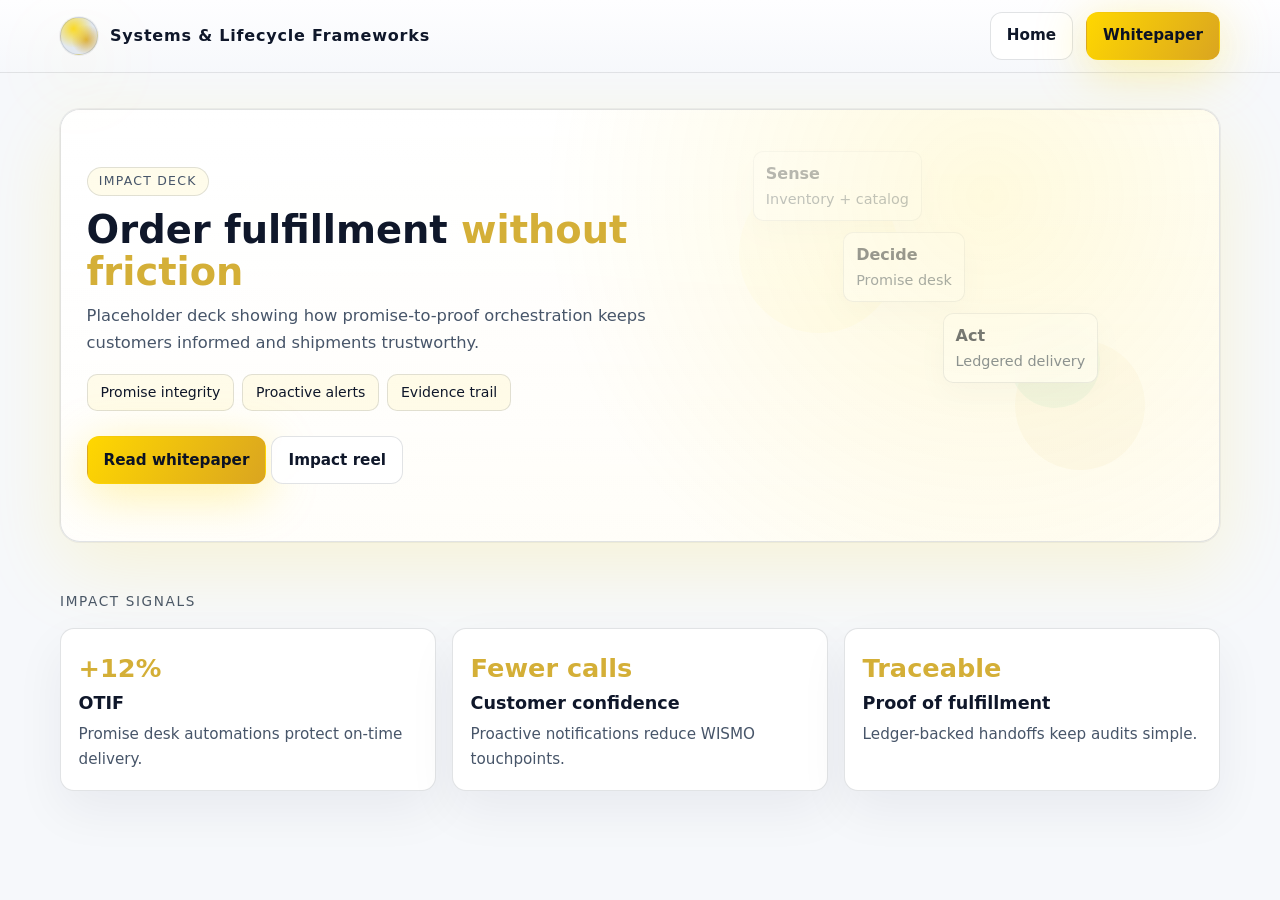
<file: order-fulfillment-impact.html>
<!DOCTYPE html>
<html lang="en">
<head>
  <meta charset="UTF-8">
  <title>Order Fulfillment – Impact</title>
  <meta name="viewport" content="width=device-width, initial-scale=1">
  <meta http-equiv="Cache-Control" content="no-cache, no-store, must-revalidate">
  <meta http-equiv="Pragma" content="no-cache">
  <meta http-equiv="Expires" content="0">
  <link rel="stylesheet" href="theme.css">
</head>
<body>
  <div class="nav-shell">
    <nav class="top-nav">
      <div class="brand">
        <div class="orb"></div>
        <h1>Systems & Lifecycle Frameworks</h1>
      </div>
      <div class="nav-links">
        <a class="btn ghost" href="index.html">Home</a>
        <a class="btn primary" href="order-fulfillment-whitepaper.html">Whitepaper</a>
      </div>
    </nav>
  </div>
  <main class="page-shell">
    <section class="hero">
      <div class="hero-left">
        <div class="pill">Impact deck</div>
        <h1>Order fulfillment <span>without friction</span></h1>
        <p>Placeholder deck showing how promise-to-proof orchestration keeps customers informed and shipments trustworthy.</p>
        <div class="tags">
          <div class="tag">Promise integrity</div>
          <div class="tag">Proactive alerts</div>
          <div class="tag">Evidence trail</div>
        </div>
        <div class="cta-row">
          <a class="btn primary" href="order-fulfillment-whitepaper.html">Read whitepaper</a>
          <a class="btn ghost" href="index.html#impact">Impact reel</a>
        </div>
      </div>
      <div class="hero-visual">
        <canvas class="scene" aria-hidden="true"></canvas>
        <div class="parallax"><div class="bubble"></div><div class="bubble"></div><div class="bubble"></div></div>
        <div class="hero-legend">
          <div class="legend-item">Sense <span>Inventory + catalog</span></div>
          <div class="legend-item">Decide <span>Promise desk</span></div>
          <div class="legend-item">Act <span>Ledgered delivery</span></div>
        </div>
      </div>
    </section>

    <div class="section-title">Impact signals</div>
    <div class="grid">
      <div class="card"><div class="stat">+12%</div><h3>OTIF</h3><p>Promise desk automations protect on-time delivery.</p></div>
      <div class="card"><div class="stat">Fewer calls</div><h3>Customer confidence</h3><p>Proactive notifications reduce WISMO touchpoints.</p></div>
      <div class="card"><div class="stat">Traceable</div><h3>Proof of fulfillment</h3><p>Ledger-backed handoffs keep audits simple.</p></div>
    </div>
  </main>
</body>
</html>
</file>
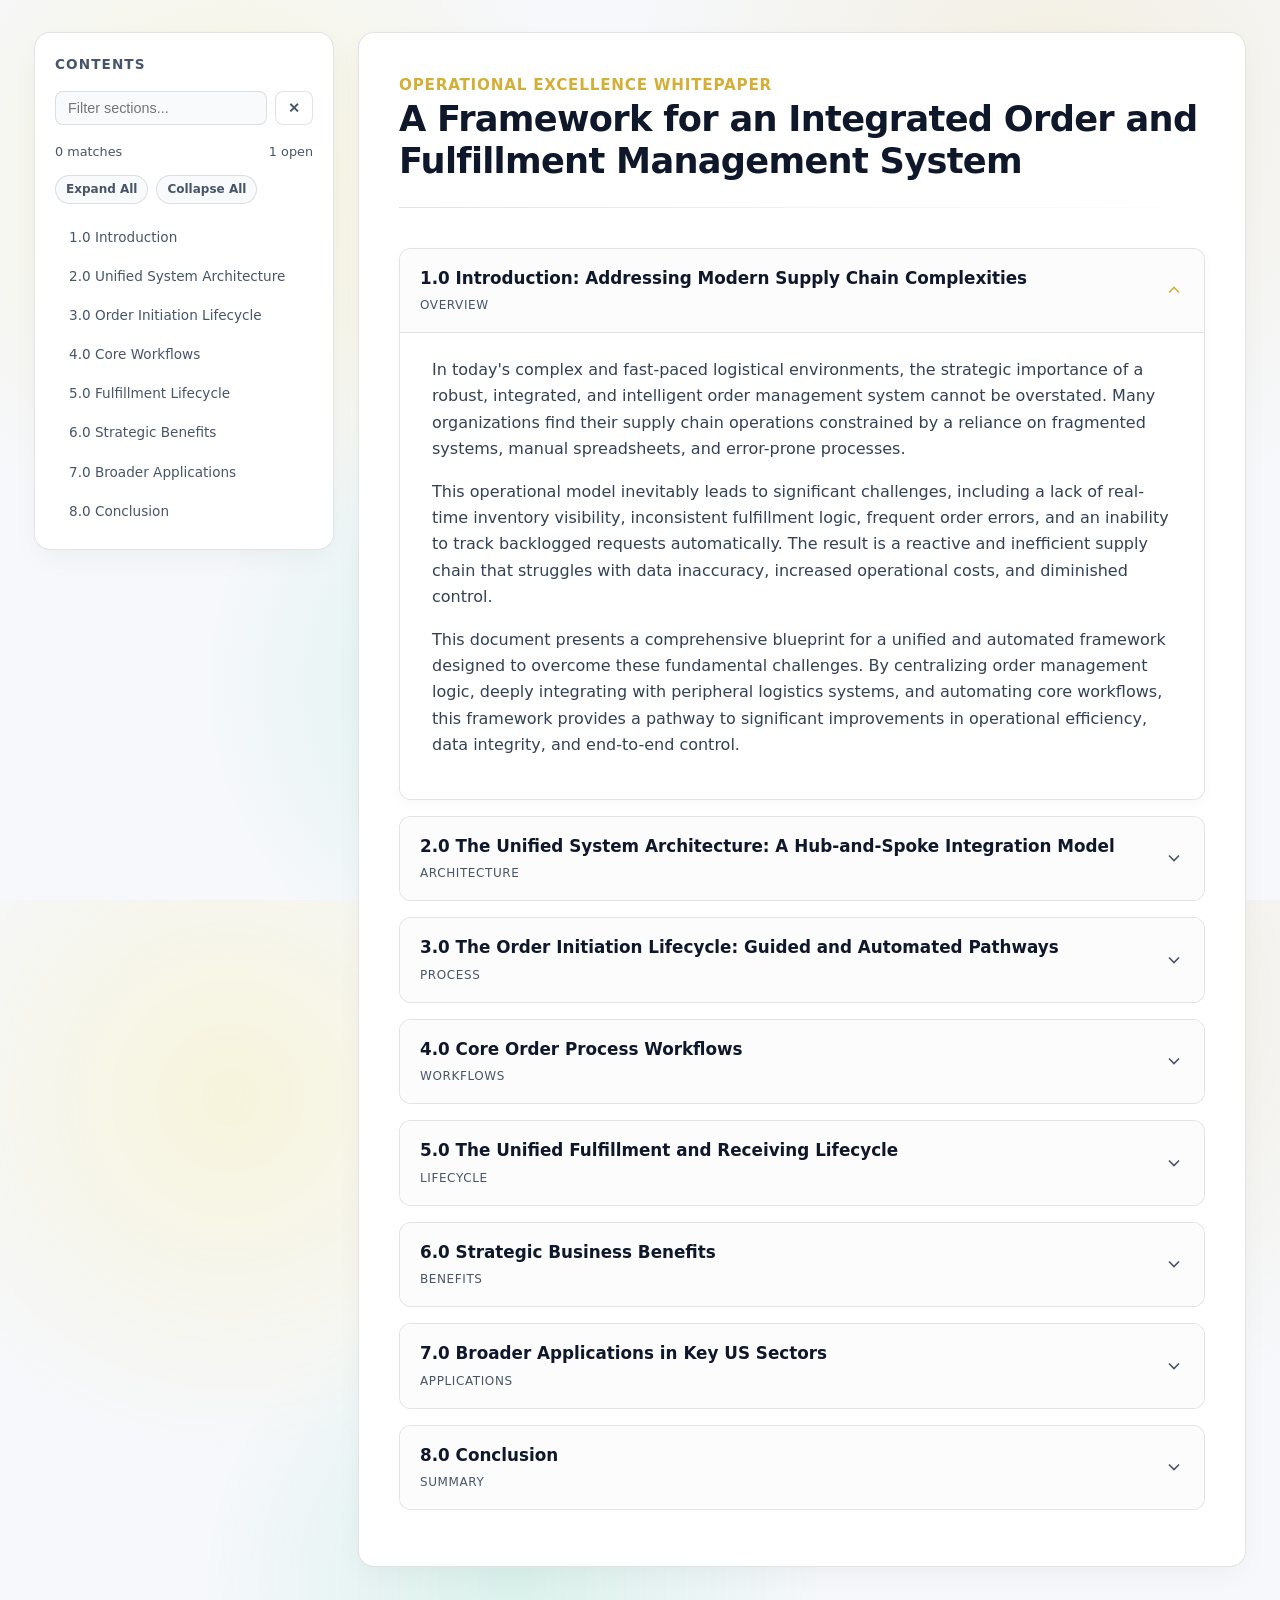
<file: order-fulfillment-whitepaper.html>
<!doctype html>
<html lang="en">
<head>
  <meta charset="utf-8" />
  <meta name="viewport" content="width=device-width,initial-scale=1" />
  <title>A Framework for an Integrated Order and Fulfillment Management System</title>
  <style>
    :root {
      /* Theme Variables matched to Inspection Page */
      --bg: #f6f8fb;
      --card: #ffffff;
      --text: #0f172a;
      --muted: #475569;
      --border: rgba(12, 24, 44, 0.12);
      --accent: #d4af37;
      --accent-soft: rgba(255, 215, 0, 0.1);
      --shadow: 0 10px 30px -5px rgba(0, 0, 0, 0.05);
      --radius: 16px;
      --sans: "Inter", system-ui, -apple-system, BlinkMacSystemFont, "Segoe UI", Roboto, sans-serif;
    }

    * { box-sizing: border-box; }

    html, body {
      height: 100%;
      /* Exact gradient from Inspection page */
      background: radial-gradient(circle at 18% 22%, rgba(255, 215, 0,0.12), transparent 28%), 
                  radial-gradient(circle at 82% 12%, rgba(218, 165, 32,0.12), transparent 32%), 
                  radial-gradient(circle at 40% 76%, rgba(16,185,129,0.12), transparent 30%), 
                  var(--bg);
      color: var(--text);
      font-family: var(--sans);
      margin: 0;
      line-height: 1.65;
    }

    a { color: inherit; text-decoration: none; transition: color 0.2s; }
    a:hover { color: var(--accent); }

    /* Layout Shell */
    .shell {
      display: grid;
      grid-template-columns: 300px 1fr;
      gap: 24px;
      max-width: 1260px;
      margin: 0 auto;
      padding: 32px 24px 64px;
    }

    @media (max-width: 980px) {
      .shell { grid-template-columns: 1fr; }
      .toc { position: relative; top: 0; margin-bottom: 24px; }
    }

    /* Card Styling */
    .card {
      background: var(--card);
      border: 1px solid var(--border);
      border-radius: var(--radius);
      box-shadow: var(--shadow);
    }

    /* Sidebar (TOC) */
    .toc {
      position: sticky;
      top: 24px;
      align-self: start;
      padding: 20px;
    }

    .toc h2 {
      font-size: 0.85rem;
      letter-spacing: 0.08em;
      text-transform: uppercase;
      margin: 0 0 16px;
      color: var(--muted);
      font-weight: 700;
    }

    /* Search Input */
    .search {
      display: grid;
      grid-template-columns: 1fr auto;
      gap: 8px;
      margin-bottom: 16px;
    }

    .search input {
      width: 100%;
      padding: 8px 12px;
      border-radius: 8px;
      border: 1px solid var(--border);
      background: #f8fafc;
      color: var(--text);
      outline: none;
      font-size: 0.9rem;
      transition: border-color 0.2s;
    }
    .search input:focus { border-color: var(--accent); background: white; }

    .search button {
      padding: 8px 12px;
      border-radius: 8px;
      border: 1px solid var(--border);
      background: white;
      color: var(--muted);
      cursor: pointer;
      font-weight: 600;
      font-size: 0.85rem;
    }
    .search button:hover { background: #f1f5f9; color: var(--text); }

    /* Meta & Actions */
    .meta {
      display: flex;
      justify-content: space-between;
      color: var(--muted);
      font-size: 0.8rem;
      margin-bottom: 12px;
    }

    .actions {
      display: flex;
      gap: 8px;
      margin-bottom: 16px;
    }

    .chip {
      padding: 4px 10px;
      border-radius: 99px;
      border: 1px solid var(--border);
      background: #f8fafc;
      color: var(--muted);
      font-size: 0.75rem;
      font-weight: 600;
      cursor: pointer;
      user-select: none;
      transition: all 0.2s;
    }
    .chip:hover { background: white; color: var(--accent); border-color: var(--accent); }

    /* TOC Links */
    .toc-links {
      display: flex;
      flex-direction: column;
      gap: 4px;
      max-height: calc(100vh - 280px);
      overflow-y: auto;
      padding-right: 4px;
    }
    .toc-links::-webkit-scrollbar { width: 4px; }
    .toc-links::-webkit-scrollbar-thumb { background: #cbd5e1; border-radius: 4px; }

    .toc-link {
      padding: 8px 12px;
      border-radius: 8px;
      color: var(--muted);
      font-size: 0.85rem;
      line-height: 1.4;
      border-left: 2px solid transparent;
    }
    .toc-link:hover {
      background: #f8fafc;
      color: var(--text);
    }
    .toc-link.active {
      background: var(--accent-soft);
      color: var(--accent);
      border-left-color: var(--accent);
      font-weight: 600;
    }

    /* Main Content */
    .content { padding: 40px; }

    .hero { margin-bottom: 40px; }
    .hero h1 {
      margin: 0 0 12px;
      font-size: 2.2rem;
      line-height: 1.2;
      letter-spacing: -0.02em;
      color: var(--text);
    }
    .hero .subtitle {
      margin: 0;
      color: var(--accent);
      font-size: 0.95rem;
      text-transform: uppercase;
      letter-spacing: 0.05em;
      font-weight: 700;
    }
    .hero .rule {
      height: 1px;
      background: linear-gradient(90deg, var(--border), transparent);
      margin-top: 24px;
    }

    /* Sections (Details/Summary) */
    details.section {
      margin: 16px 0;
      border-radius: 12px;
      border: 1px solid var(--border);
      background: white;
      overflow: hidden;
      transition: box-shadow 0.2s;
    }
    details.section[open] {
      box-shadow: 0 4px 12px rgba(0,0,0,0.03);
    }

    summary {
      list-style: none;
      cursor: pointer;
      padding: 16px 20px;
      display: flex;
      gap: 16px;
      align-items: center;
      justify-content: space-between;
      background: #fcfcfc;
      transition: background 0.2s;
    }
    summary:hover { background: #f8fafc; }
    summary::-webkit-details-marker { display: none; }

    .sec-title {
      font-weight: 700;
      font-size: 1.05rem;
      color: var(--text);
    }
    .sec-kicker {
      font-size: 0.75rem;
      color: var(--muted);
      text-transform: uppercase;
      letter-spacing: 0.05em;
      margin-top: 4px;
    }
    .chev {
      width: 20px;
      height: 20px;
      color: var(--muted);
      transition: transform 0.2s ease;
    }
    details[open] .chev { transform: rotate(180deg); color: var(--accent); }

    .sec-body {
      padding: 24px 32px;
      border-top: 1px solid var(--border);
      background: white;
    }
    .sec-body p { margin: 0 0 16px; color: #334155; font-size: 1rem; }

    /* Lists */
    .wp-list { margin: 16px 0; padding-left: 20px; color: #334155; }
    .wp-list li { margin-bottom: 8px; }
    .wp-list li strong { color: var(--text); }

    /* Headings inside body */
    h3 {
      font-size: 1.1rem;
      margin: 32px 0 12px;
      color: var(--text);
      font-weight: 700;
    }

    /* Tables */
    .table-wrap {
      overflow-x: auto;
      border: 1px solid var(--border);
      border-radius: 8px;
      margin: 20px 0;
    }
    table.wp-table {
      width: 100%;
      border-collapse: collapse;
      min-width: 600px;
      font-size: 0.9rem;
    }
    .wp-table th {
      text-align: left;
      background: #f1f5f9;
      padding: 12px 16px;
      color: var(--muted);
      font-weight: 700;
      border-bottom: 1px solid var(--border);
    }
    .wp-table td {
      padding: 12px 16px;
      border-bottom: 1px solid var(--border);
      color: #334155;
    }
    .wp-table tr:last-child td { border-bottom: none; }

    /* Highlights */
    mark {
      background: #fef3c7;
      color: #92400e;
      padding: 0 2px;
      border-radius: 2px;
    }
  </style>
</head>
<body>
  <div class="shell">
    
    <aside class="toc card" aria-label="Contents">
      <h2>Contents</h2>
      
      <div class="search" role="search">
        <input id="searchBox" type="search" placeholder="Filter sections..." aria-label="Search text" />
        <button id="clearBtn" type="button" title="Clear search">✕</button>
      </div>
      
      <div class="meta">
        <span id="matchMeta">0 matches</span>
        <span id="openMeta">0 open</span>
      </div>
      
      <div class="actions" aria-label="Section controls">
        <div class="chip" id="expandAll" role="button" tabindex="0">Expand All</div>
        <div class="chip" id="collapseAll" role="button" tabindex="0">Collapse All</div>
      </div>
      
      <nav class="toc-links" id="tocLinks">
        <a class='toc-link' href='#sec-1' data-target='sec-1'>1.0 Introduction</a>
        <a class='toc-link' href='#sec-2' data-target='sec-2'>2.0 Unified System Architecture</a>
        <a class='toc-link' href='#sec-3' data-target='sec-3'>3.0 Order Initiation Lifecycle</a>
        <a class='toc-link' href='#sec-4' data-target='sec-4'>4.0 Core Workflows</a>
        <a class='toc-link' href='#sec-5' data-target='sec-5'>5.0 Fulfillment Lifecycle</a>
        <a class='toc-link' href='#sec-6' data-target='sec-6'>6.0 Strategic Benefits</a>
        <a class='toc-link' href='#sec-7' data-target='sec-7'>7.0 Broader Applications</a>
        <a class='toc-link' href='#sec-8' data-target='sec-8'>8.0 Conclusion</a>
      </nav>
    </aside>

    <main class="content card">
      <header class="hero">
        <p class="subtitle">Operational Excellence Whitepaper</p>
        <h1>A Framework for an Integrated Order and Fulfillment Management System</h1>
        <div class="rule"></div>
      </header>

      <section id="sections">
        
        <details class="section" id="sec-1" open>
          <summary>
            <div>
              <div class="sec-title">1.0 Introduction: Addressing Modern Supply Chain Complexities</div>
              <div class="sec-kicker">Overview</div>
            </div>
            <svg class="chev" viewBox="0 0 24 24" fill="none">
              <path d="M6 9l6 6 6-6" stroke="currentColor" stroke-width="2"/>
            </svg>
          </summary>
          <div class="sec-body">
            <p>In today's complex and fast-paced logistical environments, the strategic importance of a robust, integrated, and intelligent order management system cannot be overstated. Many organizations find their supply chain operations constrained by a reliance on fragmented systems, manual spreadsheets, and error-prone processes.</p>
            
            <p>This operational model inevitably leads to significant challenges, including a lack of real-time inventory visibility, inconsistent fulfillment logic, frequent order errors, and an inability to track backlogged requests automatically. The result is a reactive and inefficient supply chain that struggles with data inaccuracy, increased operational costs, and diminished control.</p>
            <p>This document presents a comprehensive blueprint for a unified and automated framework designed to overcome these fundamental challenges. By centralizing order management logic, deeply integrating with peripheral logistics systems, and automating core workflows, this framework provides a pathway to significant improvements in operational efficiency, data integrity, and end-to-end control.</p>
          </div>
        </details>

        <details class="section" id="sec-2">
          <summary>
            <div>
              <div class="sec-title">2.0 The Unified System Architecture: A Hub-and-Spoke Integration Model</div>
              <div class="sec-kicker">Architecture</div>
            </div>
            <svg class="chev" viewBox="0 0 24 24" fill="none">
              <path d="M6 9l6 6 6-6" stroke="currentColor" stroke-width="2"/>
            </svg>
          </summary>
          <div class="sec-body">
            <p>The foundation of this framework is a deeply integrated system architecture that functions as a central nervous system for all order and fulfillment activities. The strategic imperative behind this "hub-and-spoke" model is the elimination of data silos to enable real-time visibility and process orchestration across the entire supply chain.</p>
            
            <p>The key components of this integrated architecture include:</p>
            <ul class="wp-list">
              <li><strong>The Central Order Management Platform:</strong> The core "hub" and single system of engagement for users, housing all order management logic and process orchestration.</li>
              <li><strong>Warehouse Management System (WMS):</strong> Manages physical warehouse operations and provides real-time status updates like "Pick in Scale" and "Ship Confirm."</li>
              <li><strong>Transportation Management System (TMS):</strong> Responsible for logistics activities and in-transit updates such as "Carrier picks up order" and "Carrier delivers product."</li>
              <li><strong>Enterprise Resource Planning (ERP) System:</strong> Serves as the financial backbone, processing inter-organizational transfers and asset write-offs.</li>
              <li><strong>Planning and Forecasting System:</strong> Provides demand data crucial for intelligent backlog management and inventory allocation.</li>
            </ul>
          </div>
        </details>

        <details class="section" id="sec-3">
          <summary>
            <div>
              <div class="sec-title">3.0 The Order Initiation Lifecycle: Guided and Automated Pathways</div>
              <div class="sec-kicker">Process</div>
            </div>
            <svg class="chev" viewBox="0 0 24 24" fill="none">
              <path d="M6 9l6 6 6-6" stroke="currentColor" stroke-width="2"/>
            </svg>
          </summary>
          <div class="sec-body">
            <p>A primary source of error in traditional order processes is the manual selection of fulfillment paths. This framework mandates a Guided Menu as the sole interface for all order initiation, functioning as a dynamic Q&A workflow that removes user guesswork.</p>
            
            <p>Based on the user's answers, the central platform combines this input with a series of automated backend logic checks to determine the correct order type. These logic checks include evaluating:</p>
            <ul class="wp-list">
              <li>Project milestones (e.g., whether a key construction milestone has been actualized).</li>
              <li>Real-time inventory levels at various locations.</li>
              <li>The type of location requesting materials (e.g., standard site vs. spares-holding).</li>
            </ul>
            <p>This intelligent routing logic automatically directs the user to one of several primary order pathways, ensuring that every order begins its lifecycle on the correct path.</p>
          </div>
        </details>

        <details class="section" id="sec-4">
          <summary>
            <div>
              <div class="sec-title">4.0 Core Order Process Workflows</div>
              <div class="sec-kicker">Workflows</div>
            </div>
            <svg class="chev" viewBox="0 0 24 24" fill="none">
              <path d="M6 9l6 6 6-6" stroke="currentColor" stroke-width="2"/>
            </svg>
          </summary>
          <div class="sec-body">
            <p>The system employs specialized workflows tailored to the unique requirements of different order types, ensuring appropriate logic, validation, and approvals.</p>
            
            
            <h3>4.1 Forward Logistics: New Part and Modification Orders</h3>
            <p>This workflow manages Bill of Materials (BOMs) for new site builds and modifications. It uses a <strong>Real-Time BOM Validator</strong> that runs in the background to provide immediate feedback on duplicate parts, restricted items, and real-time inventory checks. To prevent delays, the system includes taxonomy-driven alternate part suggestions when stockouts occur.</p>

            <h3>4.2 Inventory Management: Stock Transfer and Replenishment Orders</h3>
            <p>The system utilizes distinct logic for immediate needs versus proactive replenishment.</p>
            <div class="table-wrap">
              <table class="wp-table">
                <thead>
                  <tr>
                    <th>Feature</th>
                    <th>Stock Transfer Order (STO)</th>
                    <th>Spares Stock Transfer Order (Spares STO)</th>
                  </tr>
                </thead>
                <tbody>
                  <tr>
                    <td><strong>Primary Purpose</strong></td>
                    <td>Fulfill a specific material need at a location.</td>
                    <td>Replenish inventory at a Forward Stocking Location (FSL).</td>
                  </tr>
                  <tr>
                    <td><strong>Initiation Method</strong></td>
                    <td>Primarily user-driven via guided questions.</td>
                    <td>User-driven or automatically triggered by stock thresholds.</td>
                  </tr>
                  <tr>
                    <td><strong>Search Logic</strong></td>
                    <td>Checks nearest FSLs first, then Hubs.</td>
                    <td>Checks only Hub inventory.</td>
                  </tr>
                  <tr>
                    <td><strong>Fulfillment Rule</strong></td>
                    <td>No partial fulfillment allowed.</td>
                    <td>Source Hub must have all parts and quantities.</td>
                  </tr>
                </tbody>
              </table>
            </div>

            <h3>4.3 Reverse Logistics & Backlog Management</h3>
            <p>The system automates reverse logistics by determining if a return is a standard logistics movement or a fault report requiring replacement. Additionally, an <strong>Intelligent Backlog Management</strong> pool queues deferred requests and processes them via automated jobs based on FIFO principles and rolling forecast cadences.</p>
          </div>
        </details>

        <details class="section" id="sec-5">
          <summary>
            <div>
              <div class="sec-title">5.0 The Unified Fulfillment and Receiving Lifecycle</div>
              <div class="sec-kicker">Lifecycle</div>
            </div>
            <svg class="chev" viewBox="0 0 24 24" fill="none">
              <path d="M6 9l6 6 6-6" stroke="currentColor" stroke-width="2"/>
            </svg>
          </summary>
          <div class="sec-body">
            <p>Once allocated, all orders enter a standardized fulfillment lifecycle. This consistency ensures predictable execution and complete visibility for all stakeholders.</p>
            
            <h3>Serialization and Chain of Custody</h3>
            <p>The system maintains a "Parent-Child Linkage" for complex assemblies, tracking every serialized sub-component within a parent unit. Serial numbers are captured during kitting in the WMS and validated at every subsequent scan point.</p>

            <h3>Receiving and Discrepancy Handling</h3>
            <p>Upon shipment, the central platform creates an expected receive document. The system automates the "Happy Path" for perfect matches but also includes workflows for exceptions:</p>
            <ul class="wp-list">
              <li><strong>Partial Receipt:</strong> Automatically cancels missing serials, notifies the origin, and creates a corrected order.</li>
              <li><strong>Extra Items:</strong> Flags unmanifested items for user confirmation and creates an "Order Discrepancy" flag for investigation.</li>
            </ul>
          </div>
        </details>

        <details class="section" id="sec-6">
          <summary>
            <div>
              <div class="sec-title">6.0 Strategic Business Benefits</div>
              <div class="sec-kicker">Benefits</div>
            </div>
            <svg class="chev" viewBox="0 0 24 24" fill="none">
              <path d="M6 9l6 6 6-6" stroke="currentColor" stroke-width="2"/>
            </svg>
          </summary>
          <div class="sec-body">
            <ul class="wp-list">
              <li><strong>Enhanced Operational Efficiency:</strong> Features like guided menus and automated routing eliminate tedious data entry and rework, accelerating the order-to-cash cycle.</li>
              <li><strong>Improved Data Integrity:</strong> Real-time BOM validation and mandatory serial number scanning eliminate common errors, providing a reliable foundation for financial reporting.</li>
              <li><strong>Total Visibility and Control:</strong> The hub-and-spoke architecture offers a single view of the order lifecycle, enabling proactive management and faster decision-making.</li>
            </ul>
          </div>
        </details>

        <details class="section" id="sec-7">
          <summary>
            <div>
              <div class="sec-title">7.0 Broader Applications in Key US Sectors</div>
              <div class="sec-kicker">Applications</div>
            </div>
            <svg class="chev" viewBox="0 0 24 24" fill="none">
              <path d="M6 9l6 6 6-6" stroke="currentColor" stroke-width="2"/>
            </svg>
          </summary>
          <div class="sec-body">
            <p>The principles of rules-based automation and end-to-end traceability have transformative potential beyond general logistics:</p>
            <ul class="wp-list">
              <li><strong>High-Tech Manufacturing:</strong> Streamlining production with parent-child serialization to track components from warehouse to final product.</li>
              <li><strong>Healthcare Logistics:</strong> Managing cold chains for biologics with unbroken, auditable records to ensure regulatory compliance and patient safety.</li>
              <li><strong>Critical Infrastructure:</strong> Automating maintenance parts logistics for utilities to minimize downtime by guiding field engineers to the nearest available parts.</li>
            </ul>
          </div>
        </details>

        <details class="section" id="sec-8">
          <summary>
            <div>
              <div class="sec-title">8.0 Conclusion</div>
              <div class="sec-kicker">Summary</div>
            </div>
            <svg class="chev" viewBox="0 0 24 24" fill="none">
              <path d="M6 9l6 6 6-6" stroke="currentColor" stroke-width="2"/>
            </svg>
          </summary>
          <div class="sec-body">
            <p>The operational friction caused by fragmented systems represents a significant barrier to growth. This framework outlines a definitive solution: a unified system that serves as a central hub for all order activities. By leveraging real-time data and intelligent logic, it transforms the order lifecycle into a seamless process, equipping organizations with the resilient and scalable supply chains needed to compete in the modern economy.</p>
          </div>
        </details>

      </section>
    </main>
  </div>

  <script>
    const sections = Array.from(document.querySelectorAll('details.section'));
    const tocLinks = Array.from(document.querySelectorAll('.toc-link'));
    const searchBox = document.getElementById('searchBox');
    const clearBtn = document.getElementById('clearBtn');
    const matchMeta = document.getElementById('matchMeta');
    const openMeta = document.getElementById('openMeta');
    const expandAll = document.getElementById('expandAll');
    const collapseAll = document.getElementById('collapseAll');

    function updateOpenMeta() {
      const openCount = sections.filter(s => s.open).length;
      openMeta.textContent = `${openCount} open`;
    }

    function setAll(open) {
      sections.forEach(s => s.open = open);
      updateOpenMeta();
    }

    function escapeRegExp(str) {
      return str.replace(/[.*+?^${}()|[\]\\]/g, '\\$&');
    }

    function clearHighlights(root) {
      const marks = root.querySelectorAll('mark');
      marks.forEach(m => {
        const parent = m.parentNode;
        parent.replaceChild(document.createTextNode(m.textContent), m);
        parent.normalize();
      });
    }

    function highlightInElement(el, query) {
      if (!query) return 0;
      const walk = document.createTreeWalker(el, NodeFilter.SHOW_TEXT, {
        acceptNode: (node) => {
          if (!node.nodeValue || !node.nodeValue.trim()) return NodeFilter.FILTER_REJECT;
          if (node.parentElement && (node.parentElement.tagName === 'SCRIPT' || node.parentElement.tagName === 'STYLE')) return NodeFilter.FILTER_REJECT;
          return NodeFilter.FILTER_ACCEPT;
        }
      });
      const re = new RegExp(escapeRegExp(query), 'gi');
      let matches = 0;
      const nodes = [];
      while (walk.nextNode()) nodes.push(walk.currentNode);

      nodes.forEach(node => {
        const text = node.nodeValue;
        let lastIndex = 0;
        let m;
        re.lastIndex = 0;
        const frag = document.createDocumentFragment();
        let found = false;

        while ((m = re.exec(text)) !== null) {
          found = true;
          matches++;
          const start = m.index;
          const end = start + m[0].length;
          if (start > lastIndex) frag.appendChild(document.createTextNode(text.slice(lastIndex, start)));
          const mark = document.createElement('mark');
          mark.textContent = text.slice(start, end);
          frag.appendChild(mark);
          lastIndex = end;
        }

        if (found) {
          if (lastIndex < text.length) frag.appendChild(document.createTextNode(text.slice(lastIndex)));
          node.parentNode.replaceChild(frag, node);
        }
      });
      return matches;
    }

    function runSearch() {
      const q = searchBox.value.trim();
      sections.forEach(s => clearHighlights(s));
      if (!q) {
        matchMeta.textContent = '0 matches';
        return;
      }
      let total = 0;
      sections.forEach(s => {
        const found = highlightInElement(s, q);
        total += found;
        if (found > 0) s.open = true;
      });
      updateOpenMeta();
      matchMeta.textContent = `${total} match${total===1?'':'es'}`;
      const first = document.querySelector('mark');
      if (first) first.scrollIntoView({behavior: 'smooth', block: 'center'});
    }

    function syncActiveToc() {
      const fromTop = window.scrollY + 120;
      let currentId = null;
      sections.forEach(s => {
        const top = s.getBoundingClientRect().top + window.scrollY;
        if (top <= fromTop) currentId = s.id;
      });
      tocLinks.forEach(a => a.classList.toggle('active', a.dataset.target === currentId));
    }

    searchBox.addEventListener('input', () => {
      window.clearTimeout(window.__searchT);
      window.__searchT = window.setTimeout(runSearch, 120);
    });

    clearBtn.addEventListener('click', () => {
      searchBox.value = '';
      sections.forEach(s => clearHighlights(s));
      matchMeta.textContent = '0 matches';
    });

    expandAll.addEventListener('click', () => setAll(true));
    collapseAll.addEventListener('click', () => setAll(false));

    sections.forEach(s => s.addEventListener('toggle', updateOpenMeta));
    tocLinks.forEach(a => a.addEventListener('click', (e) => {
      e.preventDefault();
      const id = a.dataset.target;
      const el = document.getElementById(id);
      if (el) {
        el.open = true;
        updateOpenMeta();
        el.scrollIntoView({behavior: 'smooth', block: 'start'});
      }
    }));

    window.addEventListener('scroll', syncActiveToc, {passive: true});

    updateOpenMeta();
    syncActiveToc();
  </script>
</body>
</html>
</file>
<file: styles.css>
:root{
  --bg:#05070a;--panel:#0b0f15;--panel2:#101620;--text:#f7f9fc;--muted:#9aa5b5;--faint:#657184;
  --line:rgba(255,255,255,.11);--line2:rgba(255,255,255,.19);--blue:#6ea8ff;--violet:#a78bfa;
  --cyan:#54d6d6;--amber:#f4c66a;--rose:#ff8ba7;--green:#77e1a6;--ease:cubic-bezier(.2,.8,.2,1);
}
*{box-sizing:border-box}html{scroll-behavior:smooth;background:var(--bg)}body{margin:0;background:var(--bg);color:var(--text);position:relative;font-family:Inter,ui-sans-serif,system-ui,-apple-system,BlinkMacSystemFont,"Segoe UI",sans-serif;line-height:1.45;overflow-x:hidden}button,a,input{font:inherit}button{cursor:pointer}a{color:inherit;text-decoration:none}.shell{width:min(1240px,calc(100% - 40px));margin-inline:auto}
#scene{position:fixed;inset:0;width:100%;height:100%;z-index:0;opacity:.78;pointer-events:none}.aurora{position:fixed;inset:-20%;z-index:0;pointer-events:none;background:radial-gradient(circle at 70% 18%,rgba(74,92,255,.18),transparent 25%),radial-gradient(circle at 25% 26%,rgba(0,194,255,.1),transparent 25%),radial-gradient(circle at 58% 72%,rgba(159,78,255,.08),transparent 24%);filter:blur(20px);animation:aurora 14s ease-in-out infinite alternate}.grid{position:fixed;inset:0;z-index:0;pointer-events:none;background-image:linear-gradient(rgba(255,255,255,.027) 1px,transparent 1px),linear-gradient(90deg,rgba(255,255,255,.027) 1px,transparent 1px);background-size:68px 68px;mask-image:linear-gradient(to bottom,black 0%,rgba(0,0,0,.72) 52%,transparent 86%)}.spotlight{position:fixed;width:650px;height:650px;border-radius:50%;left:50%;top:25%;transform:translate(-50%,-50%);pointer-events:none;z-index:0;background:radial-gradient(circle,rgba(110,168,255,.08),transparent 66%);transition:left .2s linear,top .2s linear}@keyframes aurora{to{transform:translate3d(-3%,3%,0) scale(1.08) rotate(3deg)}}
main{position:relative;z-index:1}.nav{height:72px;display:flex;align-items:center;justify-content:space-between;position:relative;z-index:40;border-bottom:1px solid var(--line)}.identity{display:flex;align-items:center;gap:11px}.monogram{width:35px;height:35px;border:1px solid var(--line2);border-radius:11px;display:grid;place-items:center;background:linear-gradient(135deg,rgba(255,255,255,.12),rgba(255,255,255,.02));font-size:11px;font-weight:700;letter-spacing:.04em}.identity strong,.identity small{display:block}.identity strong{font-size:13px}.identity small{font-size:10px;color:var(--muted);margin-top:2px}.nav nav{display:flex;align-items:center;gap:24px;font-size:12px;color:var(--muted)}.nav nav a:hover{color:white}.cmd{border:1px solid var(--line);border-radius:9px;background:rgba(255,255,255,.035);color:var(--muted);padding:7px 9px;display:flex;gap:12px;align-items:center}.cmd kbd{font-size:9px;border:1px solid var(--line);border-radius:5px;padding:2px 5px;color:#cbd3df}
.hero{min-height:calc(100vh - 72px);display:grid;grid-template-columns:1.05fr .95fr;gap:52px;align-items:center;padding:58px 0 62px}.availability{display:flex;align-items:center;gap:9px;flex-wrap:wrap;margin-bottom:22px;font-size:10px;text-transform:uppercase;letter-spacing:.1em;color:#bbc4d0}.availability i{width:7px;height:7px;border-radius:50%;background:var(--green);box-shadow:0 0 0 5px rgba(119,225,166,.08)}.availability b{font-weight:500;color:#788597}.hero h1{font-size:clamp(55px,6.2vw,90px);line-height:.95;letter-spacing:-.065em;margin:0;max-width:780px}.hero h1 em{font-style:normal;color:#98a5b8;background:linear-gradient(90deg,#a8b4c8,#7d8aa0);-webkit-background-clip:text;background-clip:text;-webkit-text-fill-color:transparent}.hero-sub{max-width:690px;color:#aab4c2;font-size:17px;line-height:1.65;margin:27px 0 0}.hero-cta{display:flex;align-items:center;gap:12px;margin-top:30px}.btn-primary,.btn-ghost{border-radius:12px;padding:13px 16px;font-size:13px;font-weight:650;display:inline-flex;align-items:center;gap:26px}.btn-primary{background:#f7f9fc;color:#07090c}.btn-ghost{border:1px solid var(--line);background:rgba(255,255,255,.025);color:#c6cfdb}.btn-primary:hover,.btn-ghost:hover{transform:translateY(-2px)}
.proof-strip{margin-top:40px;border-top:1px solid var(--line);border-bottom:1px solid var(--line);display:grid;grid-template-columns:repeat(4,1fr)}.proof-strip article{padding:18px 15px;border-right:1px solid var(--line)}.proof-strip article:first-child{padding-left:0}.proof-strip article:last-child{border-right:0}.proof-strip span,.proof-strip small{display:block;font-size:9px;color:var(--faint);text-transform:uppercase;letter-spacing:.07em}.proof-strip strong{display:block;font-size:20px;letter-spacing:-.035em;margin:6px 0 4px}.proof-strip small{font-size:8px}
.hero-map{height:600px;position:relative;border-radius:32px;border:1px solid var(--line);background:radial-gradient(circle at 50% 48%,rgba(110,168,255,.08),rgba(255,255,255,.018) 38%,rgba(255,255,255,.01) 70%);overflow:hidden;box-shadow:inset 0 1px rgba(255,255,255,.07),0 40px 100px rgba(0,0,0,.3)}.hero-map:before{content:"";position:absolute;inset:0;background:linear-gradient(125deg,rgba(255,255,255,.035),transparent 25%,transparent 70%,rgba(167,139,250,.04));pointer-events:none}.map-glow{position:absolute;width:320px;height:320px;left:50%;top:50%;transform:translate(-50%,-50%);border-radius:50%;background:radial-gradient(circle,rgba(110,168,255,.13),transparent 70%);filter:blur(10px);animation:pulse 4s ease-in-out infinite}@keyframes pulse{50%{transform:translate(-50%,-50%) scale(1.18);opacity:.65}}.orbit-lines{position:absolute;inset:0;width:100%;height:100%;animation:rotateSlow 50s linear infinite}@keyframes rotateSlow{to{transform:rotate(360deg)}}.center-node{position:absolute;left:50%;top:50%;transform:translate(-50%,-50%);width:164px;height:164px;border-radius:50%;display:grid;place-content:center;text-align:center;border:1px solid rgba(170,198,255,.35);background:radial-gradient(circle at 40% 35%,rgba(255,255,255,.12),rgba(13,20,31,.95) 65%);box-shadow:0 0 0 12px rgba(110,168,255,.025),0 0 80px rgba(86,125,255,.15);z-index:3}.center-node span{font-size:8px;letter-spacing:.18em;color:#8fa2bc}.center-node strong{font-size:16px;line-height:1.45;margin-top:8px}.orbit-node{position:absolute;width:126px;min-height:86px;padding:12px;border:1px solid var(--line);border-radius:15px;background:rgba(10,14,20,.82);backdrop-filter:blur(10px);color:white;text-align:left;z-index:4;box-shadow:0 14px 30px rgba(0,0,0,.18);transition:transform .25s var(--ease),border-color .25s,background .25s}.orbit-node:hover{transform:translateY(-5px) scale(1.025);border-color:rgba(151,184,255,.45);background:rgba(15,22,33,.94)}.orbit-node span{font-size:8px;color:#70809a;display:block}.orbit-node strong{font-size:13px;line-height:1.1;display:block;margin:6px 0}.orbit-node small{font-size:8px;color:#8e9bad}.n1{left:50%;top:4%;transform:translateX(-50%)}.n1:hover{transform:translateX(-50%) translateY(-5px) scale(1.025)}.n2{right:3%;top:24%}.n3{right:5%;bottom:17%}.n4{left:50%;bottom:4%;transform:translateX(-50%)}.n4:hover{transform:translateX(-50%) translateY(-5px) scale(1.025)}.n5{left:5%;bottom:17%}.n6{left:3%;top:24%}.map-label{position:absolute;left:18px;right:18px;bottom:16px;padding-top:10px;border-top:1px solid var(--line);display:flex;justify-content:space-between;z-index:5}.map-label span,.map-label small{font-size:8px;letter-spacing:.09em;color:#718096}.map-label span{text-transform:uppercase}
.work{padding:108px 0 60px}.section-top{display:flex;justify-content:space-between;align-items:end;gap:50px;margin-bottom:28px}.kicker{font-size:9px;text-transform:uppercase;letter-spacing:.13em;color:#8e9aaa}.section-top h2,.signal-head h2{font-size:clamp(36px,4.2vw,58px);letter-spacing:-.05em;line-height:1;margin:9px 0 0}.section-top>p{max-width:470px;margin:0;color:var(--muted);font-size:13px;line-height:1.65}.project-stack{display:grid;grid-template-columns:repeat(3,1fr);gap:12px}.project-card{min-height:340px;position:relative;border:1px solid var(--line);border-radius:20px;overflow:hidden;padding:20px;background:linear-gradient(180deg,rgba(255,255,255,.05),rgba(255,255,255,.018));display:flex;flex-direction:column;transition:transform .25s var(--ease),border-color .25s;transform-style:preserve-3d}.project-card:before{content:"";position:absolute;inset:0 0 auto;height:2px;background:linear-gradient(90deg,var(--tone),transparent)}.project-card:after{content:"";position:absolute;width:220px;height:220px;border-radius:50%;right:-100px;top:-110px;background:radial-gradient(circle,var(--tone),transparent 68%);opacity:.08;filter:blur(8px)}.project-card:hover{border-color:var(--line2)}.card-top{display:flex;justify-content:space-between;font-size:8px;letter-spacing:.09em;text-transform:uppercase;color:#778499;position:relative;z-index:2}.card-top b{font-weight:500;color:var(--tone)}.project-card h3{font-size:27px;line-height:1.05;letter-spacing:-.045em;margin:48px 0 13px;position:relative;z-index:2}.shift{color:#9ba7b7;font-size:13px;line-height:1.5;margin:0;max-width:88%;position:relative;z-index:2}.shift strong{color:#eaf0f8;font-weight:550}.card-proof{margin-top:auto;padding-top:25px;border-top:1px solid var(--line);display:flex;align-items:end;justify-content:space-between;position:relative;z-index:2}.card-proof span{font-size:8px;text-transform:uppercase;letter-spacing:.07em;color:#69768a;display:block}.card-proof strong{font-size:20px;letter-spacing:-.035em;display:block;margin-top:5px}.card-proof button{width:38px;height:38px;border-radius:11px;border:1px solid var(--line);background:rgba(255,255,255,.035);color:#dce5f1}.card-proof button:hover{background:white;color:#080b10}
.signal{padding:80px 0 140px}.signal-head{text-align:center;max-width:700px;margin:0 auto 35px}.signal-track{display:grid;grid-template-columns:repeat(5,1fr);border-top:1px solid var(--line);border-bottom:1px solid var(--line)}.signal-track article{padding:25px 20px 30px;border-right:1px solid var(--line);min-height:210px}.signal-track article:last-child{border-right:0}.signal-track span{font-size:8px;color:#657184}.signal-track strong{display:block;font-size:19px;margin:46px 0 8px}.signal-track p{color:#8f9bab;font-size:11px;line-height:1.6;margin:0}
.reveal{opacity:0;transform:translateY(18px);transition:opacity .7s var(--ease),transform .7s var(--ease)}.reveal.is-in{opacity:1;transform:none}
.home-view{display:block}.home-view[hidden],.case-view[hidden]{display:none!important}.case-view{display:block}.case-shell{padding-bottom:100px}.case-nav{height:68px;display:flex;justify-content:space-between;align-items:center;border-bottom:1px solid var(--line)}.case-nav button{border:0;background:none;color:#9da8b7}.case-nav>span{font-size:9px;letter-spacing:.1em;color:#657184}.case-nav>div{display:flex;gap:6px}.case-nav>div button{width:34px;height:34px;border:1px solid var(--line);border-radius:9px;background:rgba(255,255,255,.025)}
.case-hero{min-height:510px;display:grid;grid-template-columns:1fr 310px;gap:70px;align-items:center;padding:54px 0}.case-meta{display:flex;gap:7px;margin-bottom:15px}.case-meta span,.case-tags span{border:1px solid var(--line);border-radius:999px;padding:6px 9px;color:#8794a6;font-size:8px;text-transform:uppercase;letter-spacing:.07em}.case-copy h1{font-size:clamp(50px,6.3vw,86px);line-height:.94;letter-spacing:-.065em;margin:0;max-width:840px}.transformation{font-size:20px;color:#8f9bab;margin-top:23px}.transformation b{font-weight:400;color:#566276;padding:0 8px}.transformation strong{color:white;font-weight:600}.case-copy>p{max-width:730px;color:#a6b0be;font-size:15px;line-height:1.65;margin:21px 0}.case-tags{display:flex;flex-wrap:wrap;gap:6px}.impact-tile{border:1px solid var(--line);border-radius:22px;padding:24px;min-height:255px;background:linear-gradient(160deg,rgba(110,168,255,.08),rgba(255,255,255,.02));display:flex;flex-direction:column}.impact-tile span{font-size:8px;letter-spacing:.12em;color:#7d8da4}.impact-tile strong{font-size:47px;letter-spacing:-.065em;margin-top:auto}.impact-tile h3{font-size:14px;margin:2px 0 8px}.impact-tile p{font-size:10px;color:#768397;line-height:1.5;margin:0}
.case-story{display:grid;grid-template-columns:repeat(3,1fr);border:1px solid var(--line);border-radius:18px;overflow:hidden;background:var(--line);gap:1px}.case-story article{background:#0a0e14;padding:24px;min-height:220px}.case-story .call{background:linear-gradient(180deg,rgba(110,168,255,.08),#0a0e14)}.case-story span,.mini-head span{font-size:8px;letter-spacing:.1em;color:#667387}.case-story h2{font-size:19px;margin:43px 0 9px}.case-story p{font-size:12px;line-height:1.65;color:#9ca7b7;margin:0}
.system-line,.sprint,.evidence{padding-top:80px}.mini-head{display:flex;justify-content:space-between;align-items:end;margin-bottom:18px}.mini-head p{margin:0;color:#788598;font-size:11px;max-width:520px}.flow{display:flex;gap:7px;overflow-x:auto;padding-bottom:4px}.flow-step{min-width:128px;flex:1;border:1px solid var(--line);border-radius:12px;padding:13px;background:rgba(255,255,255,.024);position:relative}.flow-step:not(:last-child):after{content:"→";position:absolute;right:-9px;top:50%;transform:translateY(-50%);color:#647186;background:#05070a;padding:2px;z-index:2}.flow-step span{font-size:7px;color:#647186;display:block;margin-bottom:21px}.flow-step strong{font-size:11px}
.sprint-board{display:grid;grid-template-columns:repeat(3,1fr);gap:10px}.lane{border:1px solid var(--line);border-radius:15px;background:rgba(255,255,255,.018);padding:11px;min-height:250px}.lane-title{display:flex;justify-content:space-between;color:#8996a7;font-size:9px;text-transform:uppercase;letter-spacing:.07em;padding:3px 4px 11px}.lane-title b{font-weight:500;background:rgba(255,255,255,.05);padding:2px 6px;border-radius:5px}.ticket{border:1px solid var(--line);border-radius:11px;padding:13px;background:#0f151e;margin-bottom:8px}.ticket small{font-size:7px;color:#667387}.ticket strong{font-size:12px;display:block;line-height:1.45;margin-top:6px}.ticket span{display:inline-block;margin-top:9px;font-size:7px;text-transform:uppercase;color:var(--tone);border:1px solid color-mix(in srgb,var(--tone) 28%,transparent);border-radius:999px;padding:4px 6px}
.evidence-row{display:grid;grid-template-columns:repeat(4,1fr);gap:9px}.evidence-card{border:1px solid var(--line);border-radius:14px;padding:17px;min-height:150px;background:rgba(255,255,255,.018)}.evidence-card span{font-size:7px;text-transform:uppercase;letter-spacing:.08em;color:#687589}.evidence-card strong{display:block;font-size:25px;letter-spacing:-.045em;margin:25px 0 4px}.evidence-card h3{font-size:11px;margin:0}.evidence-card p{font-size:9px;color:#6f7c8f;line-height:1.5;margin:7px 0 0}.next-case{margin-top:65px;width:100%;border:1px solid var(--line);border-radius:17px;background:rgba(255,255,255,.025);padding:20px;display:grid;grid-template-columns:120px 1fr auto;text-align:left;align-items:center;color:white}.next-case span{font-size:8px;text-transform:uppercase;color:#647186}.next-case strong{font-size:19px}.next-case b{font-size:20px}
.command-dialog{width:min(620px,calc(100% - 24px));padding:0;border:1px solid var(--line2);border-radius:16px;background:#0d121a;color:white;box-shadow:0 35px 120px rgba(0,0,0,.65)}.command-dialog::backdrop{background:rgba(0,0,0,.66);backdrop-filter:blur(6px)}.command-top{display:flex;justify-content:space-between;align-items:center;padding:13px 16px;border-bottom:1px solid var(--line);font-size:11px;color:#8c98aa}.command-top button{background:none;border:0;color:#8995a5;font-size:20px}.command-dialog input{width:100%;border:0;border-bottom:1px solid var(--line);background:transparent;color:white;outline:0;padding:16px;font-size:16px}.command-item{width:100%;display:flex;justify-content:space-between;border:0;background:none;color:#dfe6ef;padding:12px 14px;border-radius:10px;text-align:left}.command-item:hover{background:rgba(255,255,255,.05)}.command-item small{color:#657184}
::view-transition-old(root),::view-transition-new(root){animation-duration:.34s;animation-timing-function:var(--ease)}
@media (max-width:1040px){.hero{grid-template-columns:1fr;padding-top:60px}.hero-map{height:560px}.project-stack{grid-template-columns:repeat(2,1fr)}.signal-track{grid-template-columns:repeat(3,1fr)}.signal-track article:nth-child(3){border-right:0}.signal-track article:nth-child(-n+3){border-bottom:1px solid var(--line)}.case-hero{grid-template-columns:1fr}.impact-tile{max-width:440px}.evidence-row{grid-template-columns:repeat(2,1fr)}}
@media (max-width:700px){#scene{opacity:.9}.aurora{filter:blur(10px)}.shell{width:calc(100% - 24px)}.nav{height:62px}.identity small,.nav nav>a,.cmd span{display:none}.nav nav{gap:8px}.cmd{padding:6px 8px}.hero{min-height:auto;padding:52px 0}.hero h1{font-size:48px}.hero-sub{font-size:14px}.hero-cta{align-items:flex-start;flex-direction:column}.proof-strip{grid-template-columns:repeat(2,1fr)}.proof-strip article{border-bottom:1px solid var(--line)}.proof-strip article:nth-child(2){border-right:0}.proof-strip article:nth-child(n+3){border-bottom:0}.proof-strip article:nth-child(3){padding-left:0}.hero-map{display:none}.work{padding-top:78px}.section-top{display:block}.section-top>p{margin-top:15px}.project-stack{grid-template-columns:1fr}.project-card{min-height:280px}.signal{padding-bottom:100px}.signal-track{display:flex;overflow-x:auto;scroll-snap-type:x mandatory}.signal-track article{min-width:72vw;scroll-snap-align:start;border-bottom:0!important}.case-hero{padding:45px 0}.case-copy h1{font-size:50px}.transformation{font-size:16px}.case-story{grid-template-columns:1fr}.case-story article{min-height:auto}.case-story h2{margin-top:25px}.system-line,.sprint,.evidence{padding-top:60px}.mini-head{display:block}.mini-head p{margin-top:7px}.sprint-board{display:flex;overflow-x:auto;scroll-snap-type:x mandatory}.lane{min-width:82vw;scroll-snap-align:start}.evidence-row{grid-template-columns:1fr}.next-case{grid-template-columns:1fr auto}.next-case span{grid-column:1/-1;margin-bottom:5px}}
@media (prefers-reduced-motion:reduce){*{animation:none!important;transition:none!important;scroll-behavior:auto!important}#scene{display:none}.aurora{animation:none}.reveal{opacity:1;transform:none}}
</file>
<file: theme.css>
:root {
  --bg: #f6f8fb;
  --bg-alt: #eef2f7;
  --card: #ffffff;
  --card-solid: #ffffff;
  --panel: rgba(255, 255, 255, 0.9);
  --panel-solid: #ffffff;
  --border: rgba(12, 24, 44, 0.12);
  --border-hover: rgba(255, 215, 0, 0.5);
  --border-strong: #e5e7eb;
  --accent: #d4af37;
  --accent-2: #FFD700;
  --accent-3: #10b981;
  --accent-bg: rgba(255, 215, 0, 0.12);
  --highlight: rgba(255, 215, 0, 0.18);
  --text: #0f172a;
  --muted: #475569;
  --glow: 0 25px 80px rgba(255, 215, 0, 0.15), 0 0 0 1px rgba(12, 24, 44, 0.05);
  --shadow: 0 20px 50px rgba(12, 24, 44, 0.06);
  --radius: 18px;
  --radius-sm: 12px;
  --max-width: 1200px;
  --sans: "Inter", system-ui, -apple-system, Segoe UI, Roboto, Helvetica, Arial;
}

* {
  box-sizing: border-box;
  margin: 0;
  padding: 0;
}

body {
  font-family: var(--sans);
  background: var(--bg);
  color: var(--text);
  line-height: 1.65;
  overflow-x: hidden;
  -webkit-font-smoothing: antialiased;
}

a {
  color: inherit;
  text-decoration: none;
}

a:hover {
  text-decoration: none;
}

.nav-shell {
  position: sticky;
  top: 0;
  z-index: 12;
  backdrop-filter: blur(12px);
  background: linear-gradient(180deg, rgba(255, 255, 255, 0.85), rgba(246, 248, 251, 0.85));
  border-bottom: 1px solid var(--border);
}

.top-nav {
  max-width: var(--max-width);
  margin: 0 auto;
  padding: 0.75rem 1.25rem;
  display: flex;
  align-items: center;
  justify-content: space-between;
  gap: 1rem;
}

.brand {
  display: flex;
  align-items: center;
  gap: 0.75rem;
}

.orb {
  width: 38px;
  height: 38px;
  border-radius: 999px;
  background: radial-gradient(circle at 35% 30%, rgba(255, 215, 0, 0.85), transparent 55%),
    radial-gradient(circle at 70% 60%, rgba(218, 165, 32, 0.85), transparent 45%),
    #e2e8f0;
  border: 1px solid var(--border);
  box-shadow: var(--glow);
}

.brand h1 {
  font-size: 1rem;
  font-weight: 700;
  letter-spacing: 0.05em;
  color: var(--text);
}

.nav-links {
  display: flex;
  gap: 0.8rem;
  align-items: center;
  color: var(--muted);
  font-size: 0.95rem;
}

.btn {
  padding: 0.65rem 1rem;
  border-radius: 12px;
  border: 1px solid transparent;
  font-weight: 700;
  font-size: 0.95rem;
  display: inline-flex;
  align-items: center;
  gap: 0.4rem;
  background: #fff;
  color: var(--text);
  transition: transform 0.2s ease, box-shadow 0.2s ease, border-color 0.2s ease;
}

.btn.primary {
  background: linear-gradient(120deg, #FFD700, #DAA520);
  color: #0b1224;
  box-shadow: 0 10px 50px rgba(255, 215, 0, 0.35);
}

.btn.ghost {
  border-color: var(--border);
  background: rgba(255, 255, 255, 0.95);
}

.btn:hover {
  transform: translateY(-2px);
  box-shadow: 0 18px 40px rgba(12, 24, 44, 0.08);
  border-color: rgba(255, 215, 0, 0.35);
}

.page-shell {
  max-width: var(--max-width);
  margin: 0 auto;
  padding: 2.25rem 1.25rem 3rem;
  position: relative;
}

.section-title {
  display: flex;
  align-items: center;
  gap: 0.5rem;
  margin: 3rem 0 1rem;
  color: var(--muted);
  letter-spacing: 0.12em;
  text-transform: uppercase;
  font-size: 0.85rem;
}

.grid {
  display: grid;
  grid-template-columns: repeat(auto-fit, minmax(240px, 1fr));
  gap: 1rem;
}

.card {
  background: var(--card);
  border: 1px solid var(--border);
  border-radius: 14px;
  padding: 1.1rem;
  box-shadow: var(--shadow);
  position: relative;
  overflow: hidden;
  transition: transform 0.35s ease, box-shadow 0.35s ease;
}

.card::after {
  content: "";
  position: absolute;
  inset: 0;
  background: linear-gradient(180deg, transparent, rgba(255, 215, 0, 0.08));
  opacity: 0;
  transition: opacity 0.35s ease;
  pointer-events: none;
}

.card:hover {
  transform: translateY(-6px);
  box-shadow: 0 20px 55px rgba(12, 24, 44, 0.08);
}

.card:hover::after {
  opacity: 1;
}

.card h3 {
  font-size: 1.1rem;
  margin-bottom: 0.25rem;
  color: var(--text);
}

.card p {
  color: var(--muted);
  font-size: 0.95rem;
}

.hero {
  display: grid;
  grid-template-columns: 1.1fr 0.9fr;
  gap: 2rem;
  align-items: center;
  padding: clamp(1.5rem, 2vw, 2.5rem);
  border: 1px solid var(--border);
  border-radius: 20px;
  background: linear-gradient(135deg, #ffffff, #fffdf5);
  box-shadow: var(--glow);
  position: relative;
  overflow: hidden;
}

.hero::after {
  content: "";
  position: absolute;
  inset: 0;
  background: radial-gradient(circle at 80% 20%, rgba(255, 215, 0, 0.12), transparent 45%),
    linear-gradient(180deg, rgba(255, 255, 255, 0.8), rgba(255, 255, 255, 0));
  pointer-events: none;
}

.hero-left {
  position: relative;
  z-index: 1;
}

.pill {
  display: inline-flex;
  align-items: center;
  gap: 0.35rem;
  padding: 0.2rem 0.7rem;
  border: 1px solid var(--border);
  border-radius: 999px;
  color: var(--muted);
  font-size: 0.78rem;
  letter-spacing: 0.1em;
  text-transform: uppercase;
  margin-bottom: 0.8rem;
  background: rgba(255, 215, 0, 0.08);
}

.hero h1,
.hero h2 {
  font-size: clamp(2rem, 3vw, 2.8rem);
  margin-bottom: 0.6rem;
  line-height: 1.1;
}

.hero h1 span,
.hero h2 span {
  color: var(--accent);
}

.hero p {
  color: var(--muted);
  max-width: 36rem;
  font-size: 1.02rem;
}

.hero-right {
  position: relative;
  z-index: 1;
}

.stat-card {
  background: linear-gradient(140deg, rgba(255, 215, 0, 0.12), rgba(255, 255, 255, 0.95));
  border: 1px solid var(--border);
  border-radius: 16px;
  padding: 1.25rem 1.4rem;
  box-shadow: 0 20px 50px rgba(12, 24, 44, 0.08);
  display: grid;
  gap: 0.6rem;
}

.stat-card h3 {
  margin: 0;
  font-size: 1.25rem;
  color: var(--text);
}

.stat-card ul {
  margin: 0;
  padding-left: 1rem;
  display: grid;
  gap: 0.5rem;
  color: var(--muted);
  font-size: 0.98rem;
}

.stat-card li strong {
  color: var(--text);
}

.tags {
  display: flex;
  flex-wrap: wrap;
  gap: 0.5rem;
  margin: 1.1rem 0 1.6rem;
}

.tag {
  padding: 0.35rem 0.8rem;
  border-radius: 10px;
  background: rgba(255, 215, 0, 0.08);
  border: 1px solid var(--border);
  font-size: 0.88rem;
  color: var(--text);
}

.cta-tiles {
  margin-top: 1.1rem;
  display: grid;
  grid-template-columns: repeat(auto-fit, minmax(240px, 1fr));
  gap: 0.65rem;
}

.mini {
  display: grid;
  grid-template-columns: repeat(auto-fit, minmax(220px, 1fr));
  gap: 0.75rem;
  margin-top: 0.6rem;
}

.mini div {
  padding: 0.75rem;
  border-radius: 10px;
  background: rgba(255, 255, 255, 0.9);
  border: 1px dashed var(--border);
  color: var(--muted);
  font-size: 0.93rem;
  transition: transform 0.3s ease, border-color 0.3s ease;
}

.mini div:hover {
  transform: translateY(-3px);
  border-color: #cbd5e1;
}

.mini .cta-tile {
  border-style: solid;
}

.cta-tile {
  display: block;
  padding: 0.9rem 1rem;
  border-radius: 12px;
  border: 1px solid var(--border);
  background: rgba(255, 255, 255, 0.92);
  box-shadow: 0 10px 30px rgba(12, 24, 44, 0.06);
  transition: transform 0.25s ease, box-shadow 0.25s ease;
}

.cta-tile:hover {
  transform: translateY(-4px);
  box-shadow: 0 20px 40px rgba(255, 215, 0, 0.12);
}

.cta-tile .eyebrow {
  color: var(--muted);
  font-size: 0.8rem;
  letter-spacing: 0.08em;
  text-transform: uppercase;
  margin-bottom: 0.25rem;
  display: block;
}

.cta-tile strong {
  display: block;
  font-size: 1.05rem;
  margin-bottom: 0.2rem;
  color: var(--text);
}

.cta-tile span {
  color: var(--muted);
  font-size: 0.93rem;
}

footer {
  margin: 3rem 0 0;
  color: var(--muted);
  font-size: 0.9rem;
  text-align: center;
  padding-bottom: 2rem;
}

.pillars {
  display: grid;
  grid-template-columns: repeat(auto-fit, minmax(220px, 1fr));
  gap: 0.9rem;
  margin-top: 0.4rem;
}

.pillar {
  padding: 1rem;
  border: 1px solid var(--border);
  border-radius: 12px;
  background: var(--card);
  box-shadow: var(--shadow);
}

.pillar h3 {
  margin: 0.2rem 0 0.25rem;
  font-size: 1.05rem;
}

.pillar p {
  margin: 0;
  color: var(--muted);
}

.pillar .eyebrow {
  color: var(--muted);
  letter-spacing: 0.08em;
  text-transform: uppercase;
  font-size: 0.8rem;
}

@media (max-width: 960px) {
  .hero {
    grid-template-columns: 1fr;
  }

  .top-nav {
    flex-wrap: wrap;
  }

  .flow {
    grid-template-columns: 1fr;
  }
}

.hero-visual {
  position: relative;
  height: 380px;
}

#heroScene {
  width: 100%;
  height: 100%;
  border-radius: 18px;
  overflow: hidden;
  background: radial-gradient(circle at 50% 50%, rgba(255, 255, 255, 0.9), rgba(224, 231, 255, 0.6));
  border: 1px solid var(--border);
  box-shadow: var(--glow);
}

.parallax {
  position: absolute;
  inset: 0;
  pointer-events: none;
}

.bubble {
  position: absolute;
  border-radius: 999px;
  filter: blur(0px);
  opacity: 0.35;
  transition: transform 0.5s ease, opacity 0.5s ease;
}

.bubble:nth-child(1) {
  width: 160px;
  height: 160px;
  background: rgba(255, 215, 0, 0.16);
  top: 10%;
  left: 6%;
}

.bubble:nth-child(2) {
  width: 130px;
  height: 130px;
  background: rgba(218, 165, 32, 0.16);
  bottom: 12%;
  right: 10%;
}

.bubble:nth-child(3) {
  width: 90px;
  height: 90px;
  background: rgba(16, 185, 129, 0.2);
  top: 48%;
  left: 62%;
}

.hero-legend {
  position: absolute;
  inset: 0;
  display: flex;
  flex-direction: column;
  gap: 0.7rem;
  padding: 1rem;
  pointer-events: none;
}

.legend-item {
  align-self: flex-start;
  background: rgba(255, 255, 255, 0.85);
  border: 1px solid var(--border);
  padding: 0.55rem 0.75rem;
  border-radius: 10px;
  box-shadow: 0 10px 30px rgba(12, 24, 44, 0.04);
  backdrop-filter: blur(6px);
  transition: transform 0.4s ease, opacity 0.4s ease;
  font-weight: 700;
  color: var(--text);
}

.legend-item:nth-child(1) {
  margin-left: 6%;
}

.legend-item:nth-child(2) {
  margin-left: 26%;
}

.legend-item:nth-child(3) {
  margin-left: 48%;
}

.legend-item span {
  display: block;
  font-weight: 500;
  color: var(--muted);
  font-size: 0.9rem;
}

.hero:hover .legend-item {
  transform: translateY(-4px);
}

.section-with-bg {
  position: relative;
}

.section-with-bg canvas.bg-canvas {
  position: absolute;
  inset: 0;
  width: 100%;
  height: 100%;
  pointer-events: none;
  z-index: 0;
  opacity: 0.75;
  filter: drop-shadow(0 24px 60px rgba(255, 215, 0, 0.12));
  border-radius: inherit;
}

.section-with-bg>*:not(canvas) {
  position: relative;
  z-index: 1;
}

.infographics {
  display: grid;
  grid-template-columns: repeat(auto-fit, minmax(260px, 1fr));
  gap: 1rem;
  margin-top: 0.5rem;
  position: relative;
}

.canvas-wrap {
  background: #f8fafc;
  border: 1px solid var(--border);
  border-radius: 12px;
  padding: 0.75rem;
  box-shadow: 0 10px 30px rgba(12, 24, 44, 0.04);
}

.chart-title {
  font-weight: 700;
  color: var(--text);
  margin-bottom: 0.35rem;
}

.inline-stat {
  display: flex;
  align-items: center;
  gap: 0.5rem;
}

.inline-stat span {
  color: var(--muted);
  font-size: 0.9rem;
}

.stat {
  font-size: 1.6rem;
  font-weight: 800;
  color: var(--accent);
}

.link-list {
  list-style: none;
  padding: 0;
  margin: 0.6rem 0 0;
  display: grid;
  gap: 0.35rem;
}

.link-list li {
  color: var(--muted);
  font-size: 0.95rem;
}

.link-list a {
  color: var(--accent);
  font-weight: 700;
}

.link-list small {
  color: var(--muted);
  display: block;
  font-size: 0.85rem;
}

.flow {
  margin-top: 1.5rem;
  display: grid;
  grid-template-columns: repeat(3, minmax(0, 1fr));
  gap: 1rem;
}

.flow .node {
  background: linear-gradient(145deg, rgba(255, 215, 0, 0.14), rgba(255, 255, 255, 0.9));
  border: 1px solid var(--border);
  padding: 1rem;
  border-radius: 12px;
  position: relative;
  box-shadow: 0 12px 40px rgba(12, 24, 44, 0.06);
  overflow: hidden;
}

.flow .node::after {
  content: "→";
  position: absolute;
  right: -0.9rem;
  top: 50%;
  transform: translateY(-50%);
  color: var(--muted);
  font-weight: 700;
}

.flow .node:last-child::after {
  display: none;
}

.flow .node .badge {
  display: inline-flex;
  align-items: center;
  gap: 0.35rem;
  padding: 0.2rem 0.55rem;
  border-radius: 999px;
  background: rgba(255, 255, 255, 0.8);
  border: 1px solid var(--border);
  font-size: 0.78rem;
  color: var(--muted);
  margin-bottom: 0.6rem;
}

.reveal {
  opacity: 0;
  transform: translateY(14px);
  transition: opacity 0.6s ease, transform 0.6s ease;
}

.reveal.visible {
  opacity: 1;
  transform: translateY(0);
}
</file>
